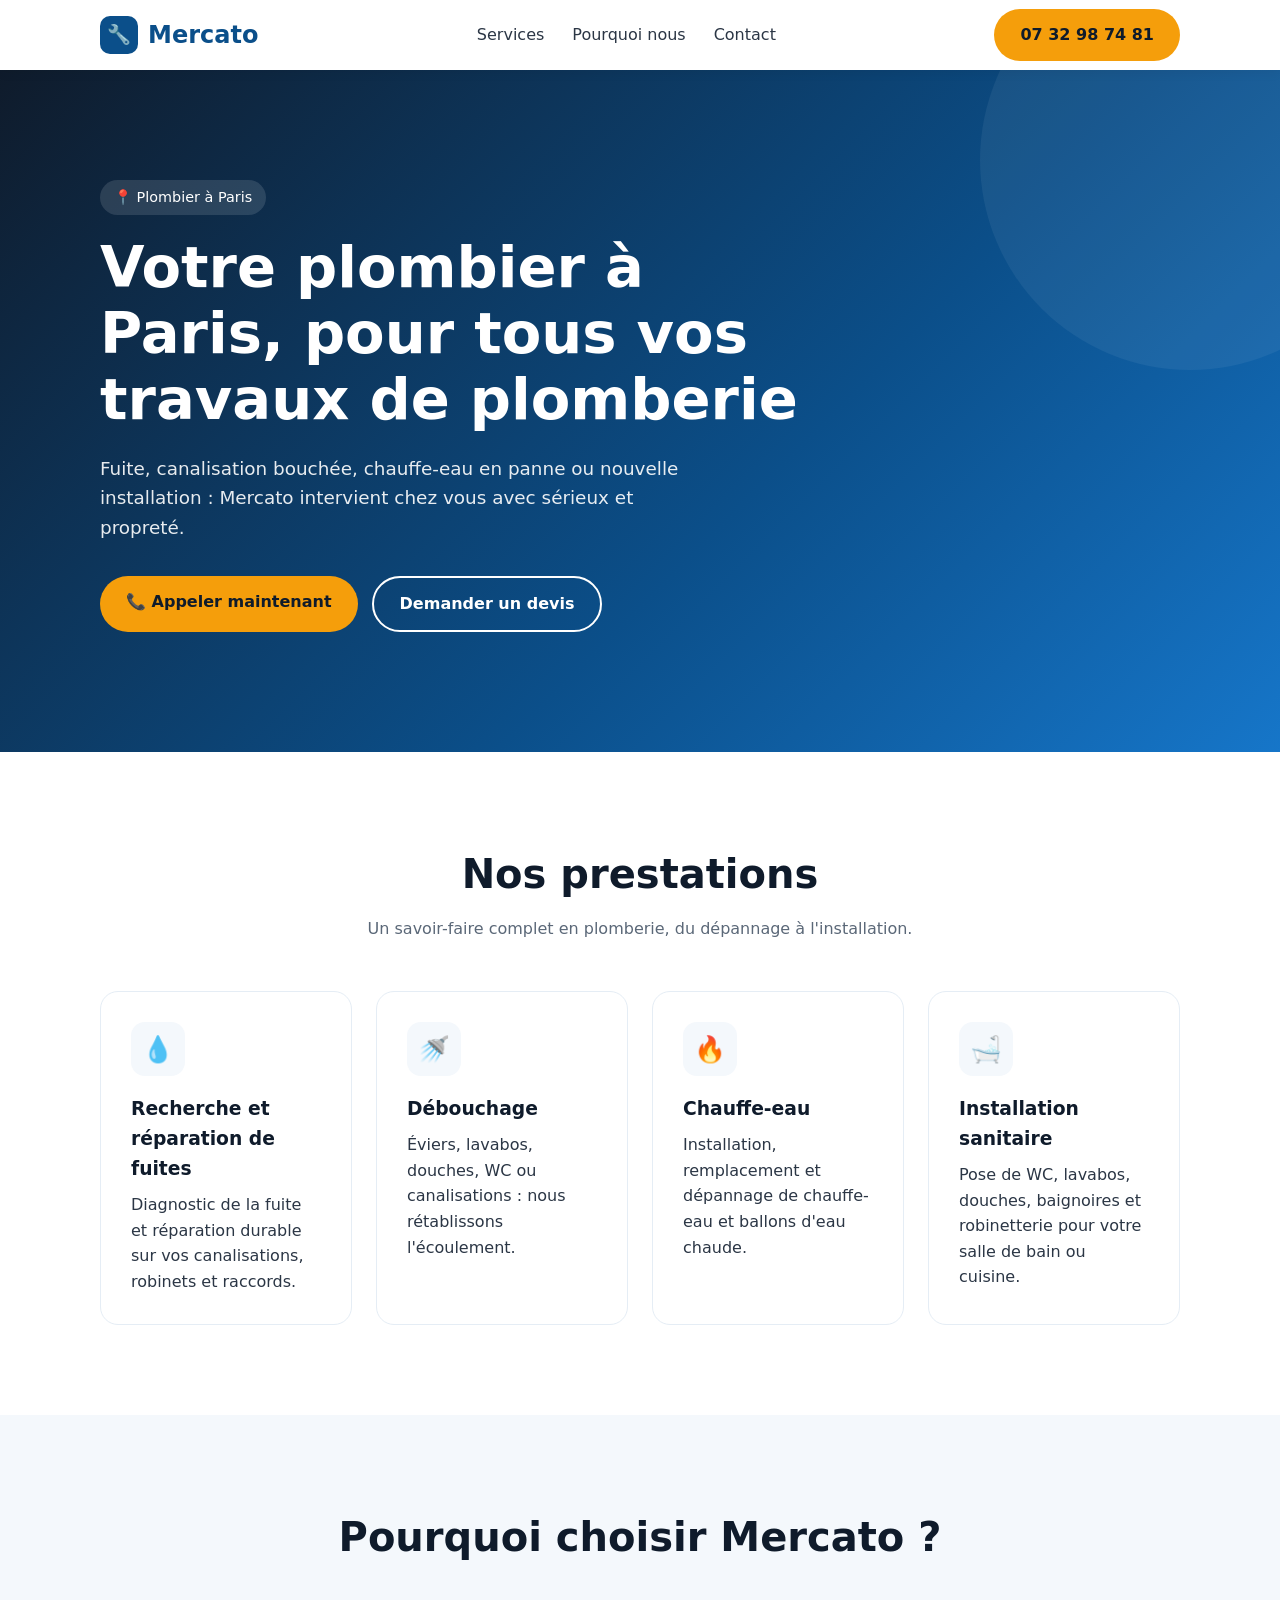
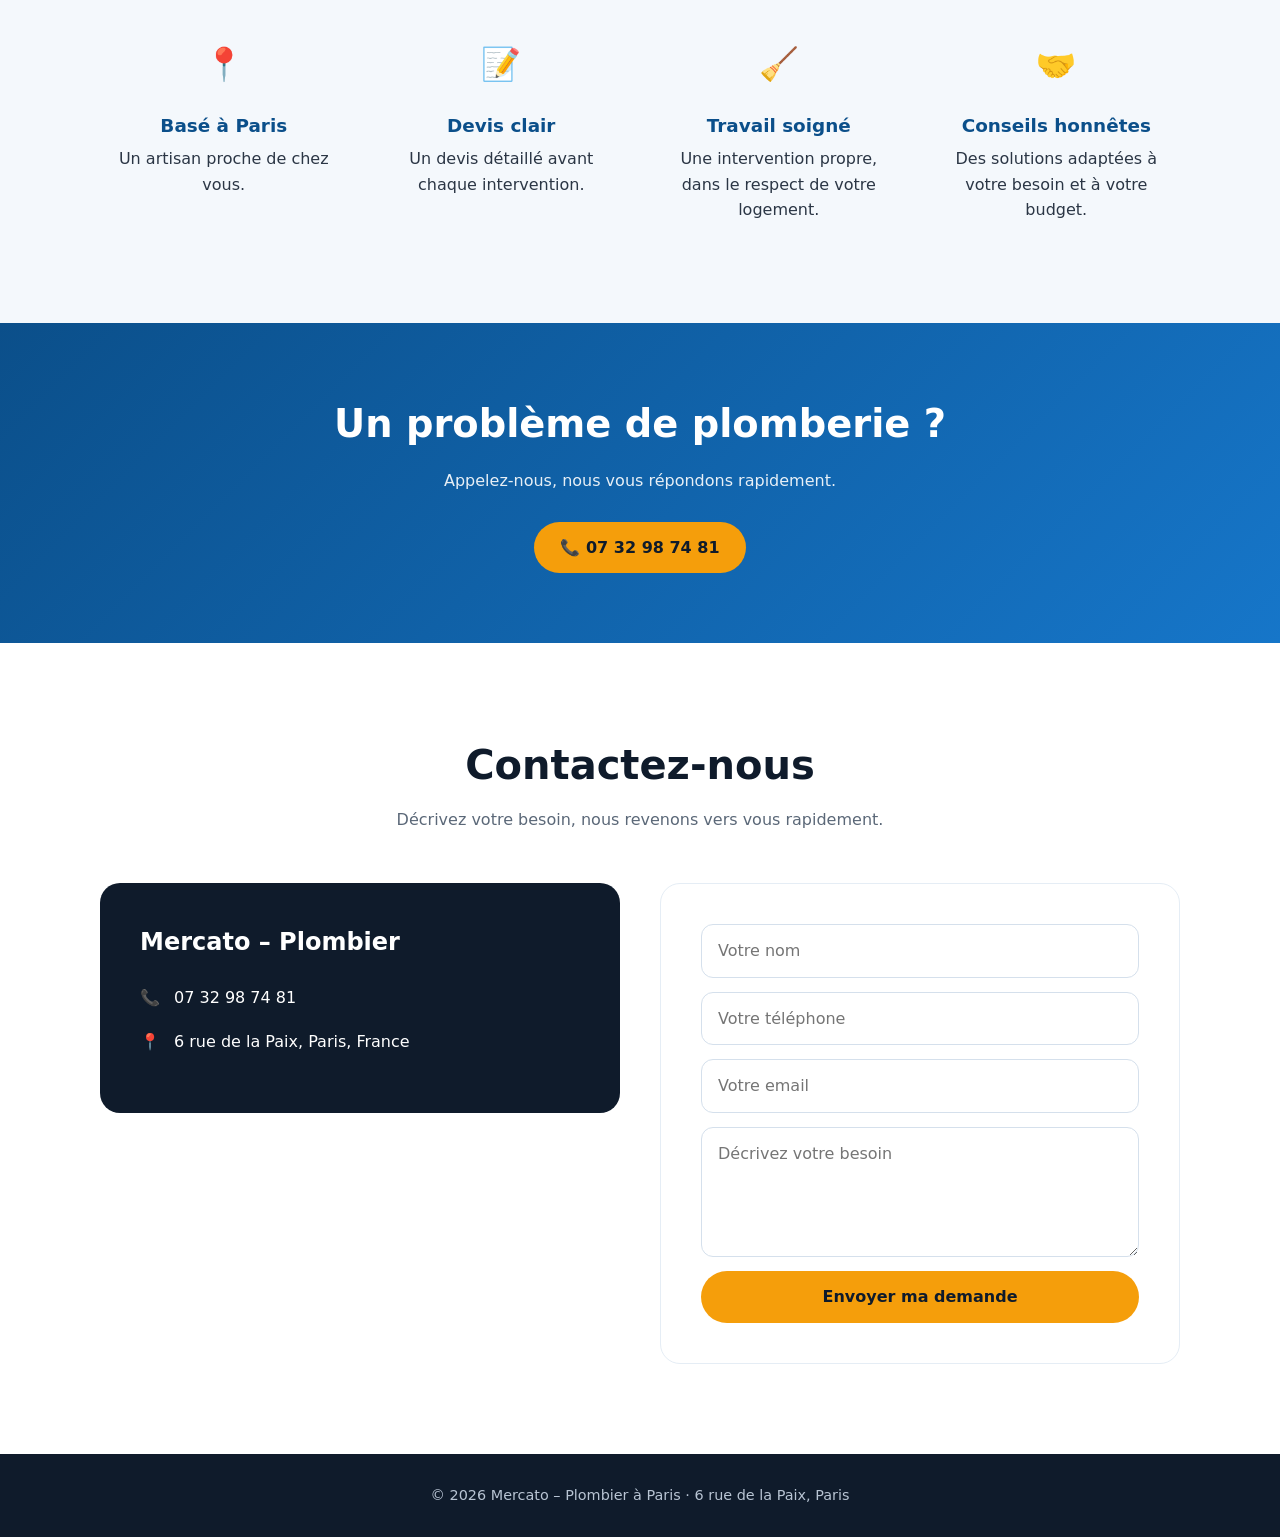
<file: mercato-plombier/index.html>
<!DOCTYPE html>
<html lang="fr">
<head>
<meta charset="UTF-8">
<meta name="viewport" content="width=device-width, initial-scale=1.0">
<title>Mercato – Plombier à Paris</title>
<meta name="description" content="Mercato, plombier à Paris : dépannage, installation et entretien de plomberie. Appelez le 07 32 98 74 81.">
<style>
:root{--blue:#0b4f8a;--blue2:#1676c9;--accent:#f59e0b;--dark:#0f1b2b;--light:#f4f8fc;--text:#2b3645}
*{box-sizing:border-box;margin:0;padding:0}
body{font-family:system-ui,-apple-system,"Segoe UI",Roboto,sans-serif;color:var(--text);line-height:1.6;background:#fff}
a{color:inherit;text-decoration:none}
.container{max-width:1120px;margin:0 auto;padding:0 20px}
header{position:sticky;top:0;background:#fff;box-shadow:0 2px 12px rgba(0,0,0,.06);z-index:10}
.nav{display:flex;align-items:center;justify-content:space-between;height:70px}
.logo{font-weight:800;font-size:1.5rem;color:var(--blue);display:flex;align-items:center;gap:10px}
.logo span{display:inline-grid;place-items:center;width:38px;height:38px;border-radius:10px;background:var(--blue);color:#fff;font-size:1.2rem}
.nav ul{display:flex;gap:28px;list-style:none;font-weight:500}
.nav ul a:hover{color:var(--blue2)}
.btn{display:inline-block;padding:13px 26px;border-radius:999px;font-weight:700;transition:.2s}
.btn-accent{background:var(--accent);color:var(--dark)}
.btn-accent:hover{transform:translateY(-2px);box-shadow:0 8px 20px rgba(245,158,11,.4)}
.btn-ghost{border:2px solid #fff;color:#fff}
.btn-ghost:hover{background:#fff;color:var(--blue)}
.hero{background:linear-gradient(135deg,var(--dark),var(--blue) 60%,var(--blue2));color:#fff;padding:110px 0 120px;position:relative;overflow:hidden}
.hero:after{content:"";position:absolute;right:-120px;top:-120px;width:420px;height:420px;border-radius:50%;background:rgba(255,255,255,.06)}
.hero .tag{display:inline-block;background:rgba(255,255,255,.12);padding:6px 14px;border-radius:999px;font-size:.9rem;margin-bottom:20px}
.hero h1{font-size:clamp(2.2rem,5vw,3.6rem);line-height:1.15;max-width:720px;margin-bottom:20px}
.hero p{font-size:1.15rem;max-width:600px;opacity:.9;margin-bottom:34px}
.hero .actions{display:flex;gap:14px;flex-wrap:wrap}
section{padding:90px 0}
.title{text-align:center;margin-bottom:50px}
.title h2{font-size:clamp(1.8rem,3.5vw,2.5rem);color:var(--dark);margin-bottom:10px}
.title p{color:#5b6878;max-width:620px;margin:0 auto}
.grid{display:grid;grid-template-columns:repeat(auto-fit,minmax(240px,1fr));gap:24px}
.card{background:#fff;border:1px solid #e5edf5;border-radius:18px;padding:30px;transition:.25s}
.card:hover{transform:translateY(-4px);box-shadow:0 14px 34px rgba(11,79,138,.12)}
.card .ico{width:54px;height:54px;border-radius:14px;background:var(--light);display:grid;place-items:center;font-size:1.6rem;margin-bottom:18px}
.card h3{color:var(--dark);margin-bottom:8px}
.light{background:var(--light)}
.why{display:grid;grid-template-columns:repeat(auto-fit,minmax(220px,1fr));gap:30px}
.why div{text-align:center;padding:10px}
.why b{display:block;font-size:1.15rem;color:var(--blue);margin:10px 0 6px}
.why .e{font-size:2rem}
.contact{display:grid;grid-template-columns:1fr 1fr;gap:40px;align-items:start}
.info{background:var(--dark);color:#fff;border-radius:20px;padding:40px}
.info h3{font-size:1.5rem;margin-bottom:24px}
.info p{display:flex;gap:14px;margin-bottom:18px;align-items:flex-start}
.info a:hover{color:var(--accent)}
form{background:#fff;border:1px solid #e5edf5;border-radius:20px;padding:40px;display:grid;gap:14px}
input,textarea{width:100%;padding:13px 16px;border:1px solid #d5e0ec;border-radius:12px;font:inherit}
input:focus,textarea:focus{outline:2px solid var(--blue2);border-color:transparent}
form button{border:none;cursor:pointer;font:inherit}
.cta{background:linear-gradient(135deg,var(--blue),var(--blue2));color:#fff;text-align:center;padding:70px 0}
.cta h2{font-size:clamp(1.7rem,3.5vw,2.4rem);margin-bottom:14px}
.cta p{opacity:.9;margin-bottom:28px}
footer{background:var(--dark);color:#b8c4d3;padding:30px 0;text-align:center;font-size:.9rem}
.float{position:fixed;right:18px;bottom:18px;background:var(--accent);color:var(--dark);font-weight:800;padding:14px 20px;border-radius:999px;box-shadow:0 8px 24px rgba(0,0,0,.2);display:none;z-index:20}
@media(max-width:800px){.nav ul{display:none}.contact{grid-template-columns:1fr}.float{display:block}section{padding:64px 0}.hero{padding:80px 0 90px}}
</style>
</head>
<body>
<header>
 <div class="container nav">
  <a href="#" class="logo"><span>🔧</span>Mercato</a>
  <ul>
   <li><a href="#services">Services</a></li>
   <li><a href="#pourquoi">Pourquoi nous</a></li>
   <li><a href="#contact">Contact</a></li>
  </ul>
  <a href="tel:+33732987481" class="btn btn-accent">07 32 98 74 81</a>
 </div>
</header>

<section class="hero">
 <div class="container">
  <span class="tag">📍 Plombier à Paris</span>
  <h1>Votre plombier à Paris, pour tous vos travaux de plomberie</h1>
  <p>Fuite, canalisation bouchée, chauffe-eau en panne ou nouvelle installation : Mercato intervient chez vous avec sérieux et propreté.</p>
  <div class="actions">
   <a href="tel:+33732987481" class="btn btn-accent">📞 Appeler maintenant</a>
   <a href="#contact" class="btn btn-ghost">Demander un devis</a>
  </div>
 </div>
</section>

<section id="services">
 <div class="container">
  <div class="title"><h2>Nos prestations</h2><p>Un savoir-faire complet en plomberie, du dépannage à l'installation.</p></div>
  <div class="grid">
   <div class="card"><div class="ico">💧</div><h3>Recherche et réparation de fuites</h3><p>Diagnostic de la fuite et réparation durable sur vos canalisations, robinets et raccords.</p></div>
   <div class="card"><div class="ico">🚿</div><h3>Débouchage</h3><p>Éviers, lavabos, douches, WC ou canalisations : nous rétablissons l'écoulement.</p></div>
   <div class="card"><div class="ico">🔥</div><h3>Chauffe-eau</h3><p>Installation, remplacement et dépannage de chauffe-eau et ballons d'eau chaude.</p></div>
   <div class="card"><div class="ico">🛁</div><h3>Installation sanitaire</h3><p>Pose de WC, lavabos, douches, baignoires et robinetterie pour votre salle de bain ou cuisine.</p></div>
  </div>
 </div>
</section>

<section id="pourquoi" class="light">
 <div class="container">
  <div class="title"><h2>Pourquoi choisir Mercato ?</h2></div>
  <div class="why">
   <div><div class="e">📍</div><b>Basé à Paris</b><p>Un artisan proche de chez vous.</p></div>
   <div><div class="e">📝</div><b>Devis clair</b><p>Un devis détaillé avant chaque intervention.</p></div>
   <div><div class="e">🧹</div><b>Travail soigné</b><p>Une intervention propre, dans le respect de votre logement.</p></div>
   <div><div class="e">🤝</div><b>Conseils honnêtes</b><p>Des solutions adaptées à votre besoin et à votre budget.</p></div>
  </div>
 </div>
</section>

<section class="cta">
 <div class="container">
  <h2>Un problème de plomberie ?</h2>
  <p>Appelez-nous, nous vous répondons rapidement.</p>
  <a href="tel:+33732987481" class="btn btn-accent">📞 07 32 98 74 81</a>
 </div>
</section>

<section id="contact">
 <div class="container">
  <div class="title"><h2>Contactez-nous</h2><p>Décrivez votre besoin, nous revenons vers vous rapidement.</p></div>
  <div class="contact">
   <div class="info">
    <h3>Mercato – Plombier</h3>
    <p><span>📞</span><a href="tel:+33732987481">07 32 98 74 81</a></p>
    <p><span>📍</span>6 rue de la Paix, Paris, France</p>
   </div>
   <form onsubmit="event.preventDefault();this.innerHTML='<p style=&quot;text-align:center;font-weight:600&quot;>Merci ! Votre demande a bien été envoyée (démo).</p>'">
    <input type="text" placeholder="Votre nom" required>
    <input type="tel" placeholder="Votre téléphone" required>
    <input type="email" placeholder="Votre email">
    <textarea rows="4" placeholder="Décrivez votre besoin"></textarea>
    <button class="btn btn-accent" type="submit">Envoyer ma demande</button>
   </form>
  </div>
 </div>
</section>

<footer><div class="container">© 2026 Mercato – Plombier à Paris · 6 rue de la Paix, Paris</div></footer>
<a href="tel:+33732987481" class="float">📞 Appeler</a>
</body>
</html>
</file>
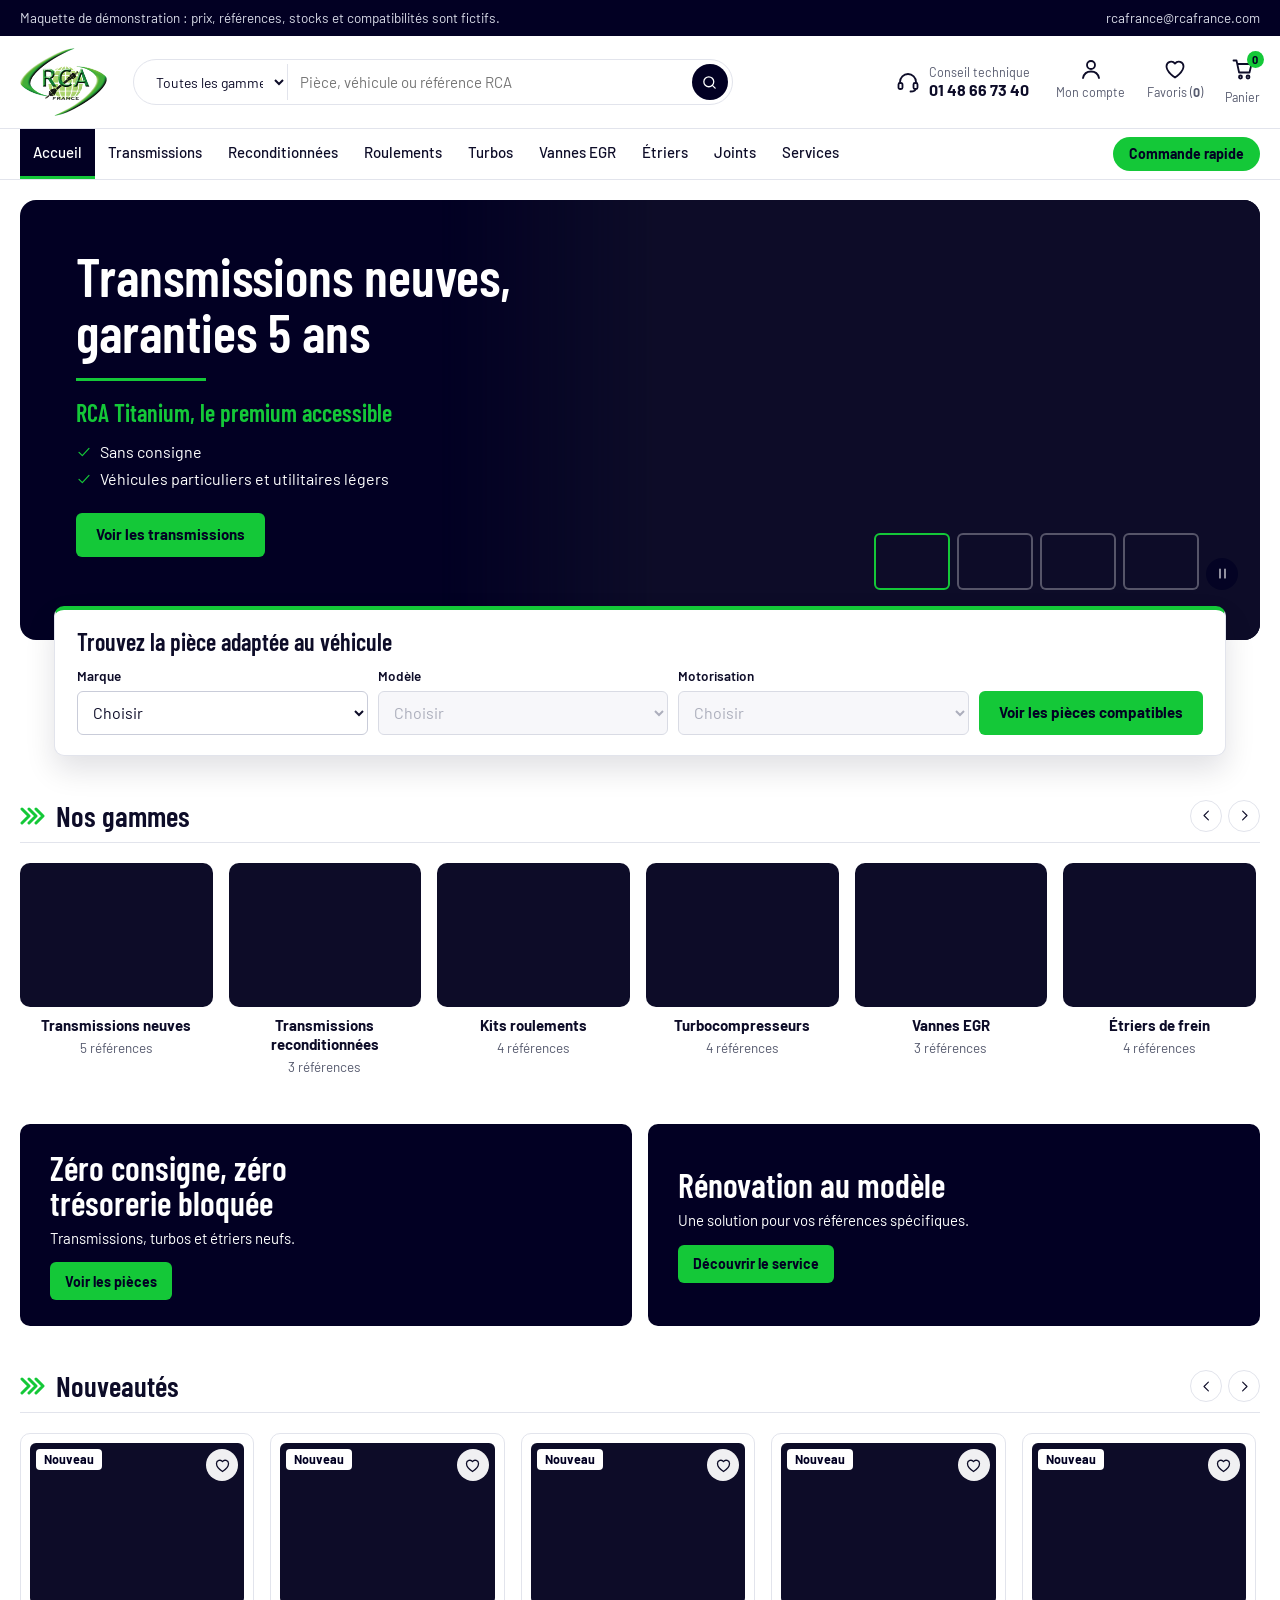
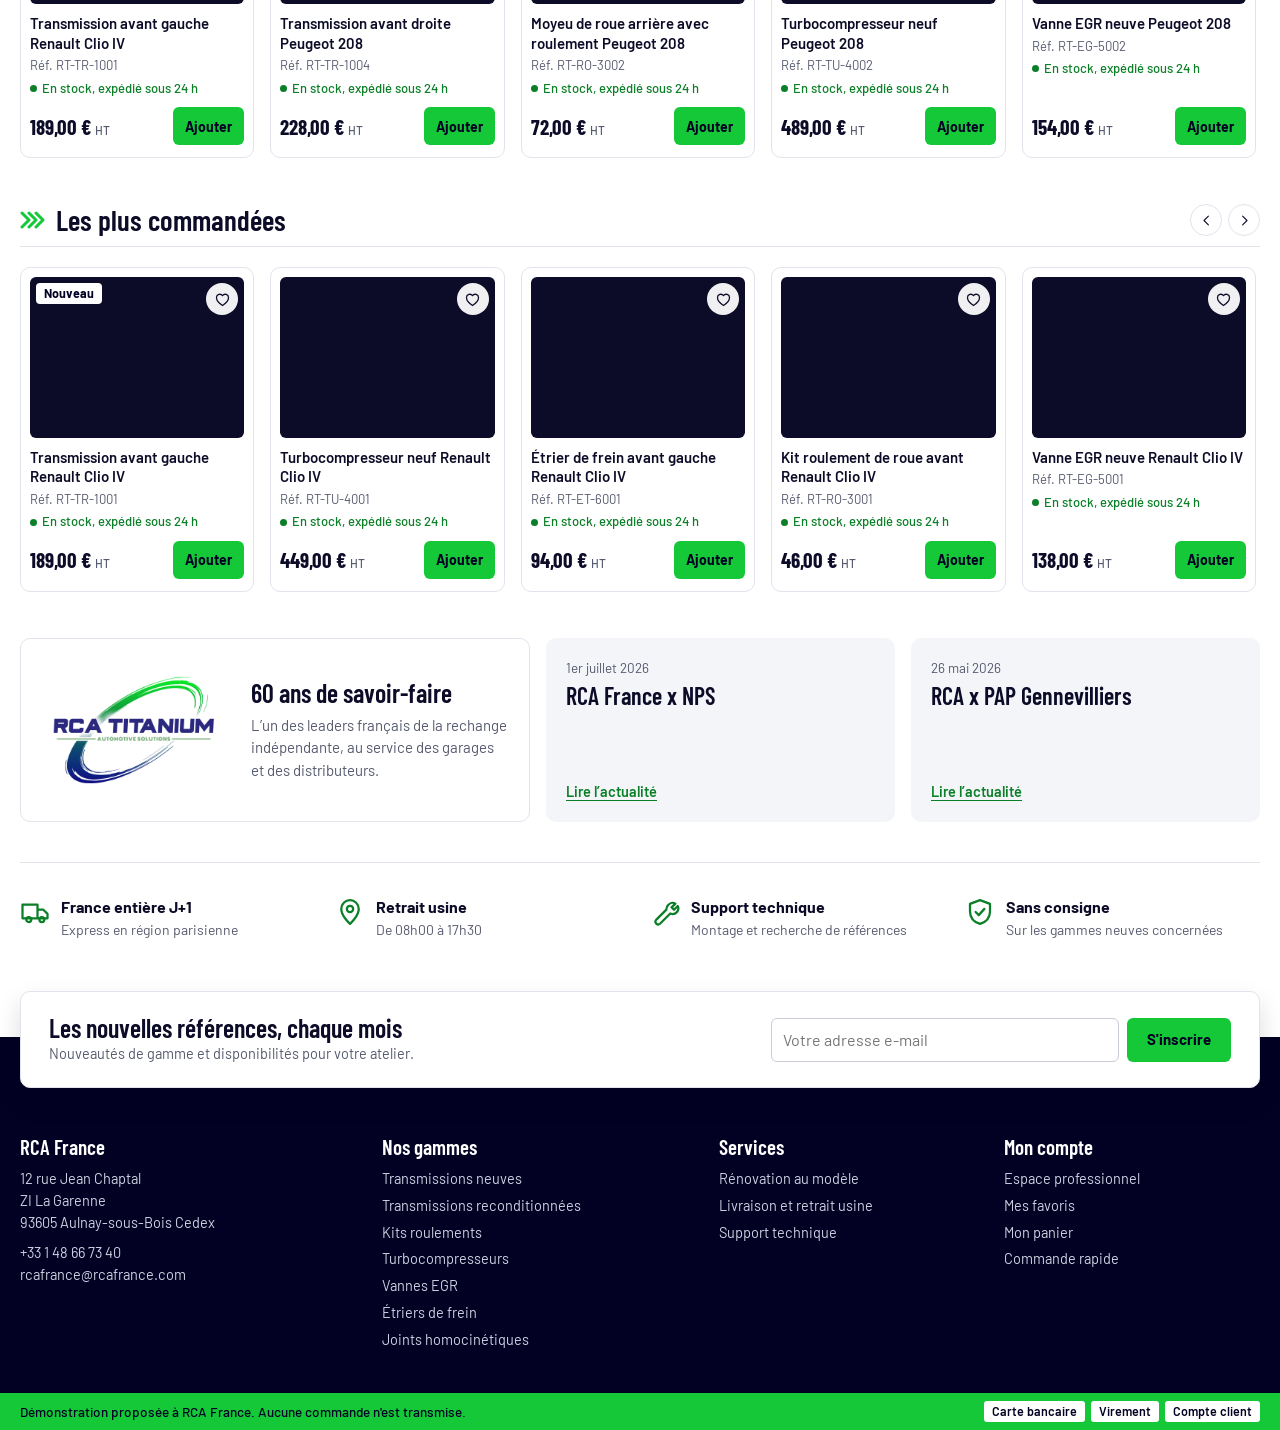
<file: rca-france/index.html>
<!doctype html>
<html lang="fr">
<head>
<meta charset="utf-8">
<meta name="viewport" content="width=device-width, initial-scale=1">
<meta name="robots" content="noindex, nofollow">
<title>RCA France, boutique pièces auto (démonstration)</title>
<meta name="description" content="Maquette de démonstration d'une boutique en ligne pour RCA France.">
<link rel="icon" href="assets/logos/logo-rca.png">
<link rel="preconnect" href="https://fonts.googleapis.com">
<link rel="preconnect" href="https://fonts.gstatic.com" crossorigin>
<link href="https://fonts.googleapis.com/css2?family=Barlow+Condensed:wght@500;600;700&family=Barlow:wght@400;500;600;700&display=swap" rel="stylesheet">
<link rel="stylesheet" href="styles.css">
</head>
<body>
<a class="skip" href="#main">Aller au contenu</a>

<div class="topbar">
  <div class="wrap topbar-in">
    <p class="demo-note">Maquette de démonstration : prix, références, stocks et compatibilités sont fictifs.</p>
    <div class="topbar-links">
      <a href="mailto:rcafrance@rcafrance.com">rcafrance@rcafrance.com</a>
    </div>
  </div>
</div>

<header class="header">
  <div class="wrap header-in">
    <a class="logo" href="#/" aria-label="RCA France, accueil"><img src="assets/logos/logo-rca.png" alt="RCA France" width="172" height="135"></a>
    <form class="search" id="searchForm" role="search">
      <label class="sr" for="searchCat">Gamme</label>
      <select id="searchCat"></select>
      <label class="sr" for="searchInput">Rechercher une pièce</label>
      <input id="searchInput" type="search" placeholder="Pièce, véhicule ou référence RCA">
      <button type="submit" aria-label="Rechercher"><svg class="i"><use href="#i-search"/></svg></button>
    </form>
    <a class="head-call" href="tel:+33148667340"><svg class="i i-lg"><use href="#i-phone"/></svg><span><small>Conseil technique</small><b>01 48 66 73 40</b></span></a>
    <nav class="head-actions" aria-label="Votre espace">
      <a href="#/compte"><svg class="i i-lg"><use href="#i-user"/></svg><span>Mon compte</span></a>
      <a href="#/favoris"><svg class="i i-lg"><use href="#i-heart"/></svg><span>Favoris (<b data-fav-count>0</b>)</span></a>
      <button type="button" data-action="open-cart"><span class="cart-ico"><svg class="i i-lg"><use href="#i-cart"/></svg><b data-cart-count>0</b></span><span>Panier</span></button>
    </nav>
  </div>
  <div class="mainnav">
    <div class="wrap mainnav-in">
      <nav id="mainNav" aria-label="Navigation principale"></nav>
      <button type="button" class="btn btn-pill" data-action="quick">Commande rapide</button>
    </div>
  </div>
</header>

<main id="main" tabindex="-1"></main>

<footer class="footer">
  <div class="wrap">
    <form class="news" id="newsForm">
      <div><h2>Les nouvelles références, chaque mois</h2><p>Nouveautés de gamme et disponibilités pour votre atelier.</p></div>
      <div class="news-field">
        <label class="sr" for="newsMail">Adresse e-mail</label>
        <input id="newsMail" type="email" required placeholder="Votre adresse e-mail">
        <button class="btn" type="submit">S'inscrire</button>
      </div>
    </form>
    <div class="foot-grid">
      <div>
        <h3>RCA France</h3>
        <address>12 rue Jean Chaptal<br>ZI La Garenne<br>93605 Aulnay-sous-Bois Cedex</address>
        <p><a href="tel:+33148667340">+33 1 48 66 73 40</a><br><a href="mailto:rcafrance@rcafrance.com">rcafrance@rcafrance.com</a></p>
      </div>
      <div><h3>Nos gammes</h3><ul id="footCats"></ul></div>
      <div>
        <h3>Services</h3>
        <ul>
          <li><a href="#/services">Rénovation au modèle</a></li>
          <li><a href="#/services">Livraison et retrait usine</a></li>
          <li><a href="#/services">Support technique</a></li>
        </ul>
      </div>
      <div>
        <h3>Mon compte</h3>
        <ul>
          <li><a href="#/compte">Espace professionnel</a></li>
          <li><a href="#/favoris">Mes favoris</a></li>
          <li><a href="#/panier">Mon panier</a></li>
          <li><button type="button" class="linklike" data-action="quick">Commande rapide</button></li>
        </ul>
      </div>
    </div>
  </div>
  <div class="foot-bar">
    <div class="wrap foot-bar-in">
      <span>Démonstration proposée à RCA France. Aucune commande n'est transmise.</span>
      <span class="pay"><i>Carte bancaire</i><i>Virement</i><i>Compte client</i></span>
    </div>
  </div>
</footer>

<dialog class="drawer" id="cartDrawer" aria-labelledby="cartTitle"><div id="cartDrawerBody"></div></dialog>

<dialog class="modal" id="quickModal" aria-labelledby="quickTitle">
  <form id="quickForm" method="dialog">
    <div class="modal-head">
      <h2 id="quickTitle">Commande rapide</h2>
      <button type="button" class="icon-btn" data-action="close-dialog" aria-label="Fermer"><svg class="i"><use href="#i-x"/></svg></button>
    </div>
    <label for="quickInput">Une référence par ligne, suivie de la quantité</label>
    <textarea id="quickInput" rows="6" spellcheck="false">RT-TR-1001 2
RT-TU-4002 1
RT-ET-6003 4</textarea>
    <p class="quick-result" id="quickResult" role="status"></p>
    <button class="btn btn-wide" type="submit">Ajouter au panier</button>
  </form>
</dialog>

<div class="toast" id="toast" role="status" aria-live="polite"></div>

<svg width="0" height="0" style="position:absolute" aria-hidden="true">
  <defs>
    <symbol id="i-search" viewBox="0 0 24 24"><circle cx="11" cy="11" r="7"/><path d="m20 20-4-4"/></symbol>
    <symbol id="i-phone" viewBox="0 0 24 24"><path d="M4 13v-1a8 8 0 0 1 16 0v1"/><rect x="2.5" y="13" width="4" height="6" rx="1.5"/><rect x="17.5" y="13" width="4" height="6" rx="1.5"/><path d="M19.5 19c0 1.5-2 2.5-5 2.5"/></symbol>
    <symbol id="i-user" viewBox="0 0 24 24"><circle cx="12" cy="8" r="4"/><path d="M4 21c1-4.5 4-6.5 8-6.5s7 2 8 6.5"/></symbol>
    <symbol id="i-heart" viewBox="0 0 24 24"><path d="M12 20.5S3.5 15.3 3.5 9.3A4.7 4.7 0 0 1 12 6.6a4.7 4.7 0 0 1 8.5 2.7c0 6-8.5 11.2-8.5 11.2Z"/></symbol>
    <symbol id="i-cart" viewBox="0 0 24 24"><path d="M2.5 3.5h3l2.6 12h10.4l2-8.5H6.4"/><circle cx="9.5" cy="20" r="1.5"/><circle cx="17" cy="20" r="1.5"/></symbol>
    <symbol id="i-x" viewBox="0 0 24 24"><path d="M5 5l14 14M19 5 5 19"/></symbol>
    <symbol id="i-left" viewBox="0 0 24 24"><path d="m15 5-7 7 7 7"/></symbol>
    <symbol id="i-right" viewBox="0 0 24 24"><path d="m9 5 7 7-7 7"/></symbol>
    <symbol id="i-truck" viewBox="0 0 24 24"><path d="M2 6h12v11H2zM14 10h4.5L22 13.5V17h-8z"/><circle cx="7" cy="18" r="2"/><circle cx="17.5" cy="18" r="2"/></symbol>
    <symbol id="i-pin" viewBox="0 0 24 24"><path d="M12 21.5s7-6.3 7-12a7 7 0 0 0-14 0c0 5.7 7 12 7 12Z"/><circle cx="12" cy="9.5" r="2.5"/></symbol>
    <symbol id="i-wrench" viewBox="0 0 24 24"><path d="M14.5 6.5a4.5 4.5 0 0 1 5.8-1.2l-3 3 1.9 1.9 3-3a4.5 4.5 0 0 1-6 6L8 21.4a2.2 2.2 0 0 1-3.1-3.1l8.2-8.2a4.5 4.5 0 0 1 1.4-3.6Z"/></symbol>
    <symbol id="i-shield" viewBox="0 0 24 24"><path d="M12 2.5 4 5.5v6c0 5 3.4 8.5 8 10 4.6-1.5 8-5 8-10v-6z"/><path d="m8.5 12 2.5 2.5 4.5-5"/></symbol>
    <symbol id="i-check" viewBox="0 0 24 24"><path d="m4.5 12.5 5 5 10-11"/></symbol>
    <symbol id="i-pause" viewBox="0 0 24 24"><path d="M8 5v14M16 5v14"/></symbol>
    <symbol id="i-play" viewBox="0 0 24 24"><path d="M7 4.5v15l12-7.5z"/></symbol>
  </defs>
</svg>

<script src="app.js"></script>
</body>
</html>
</file>
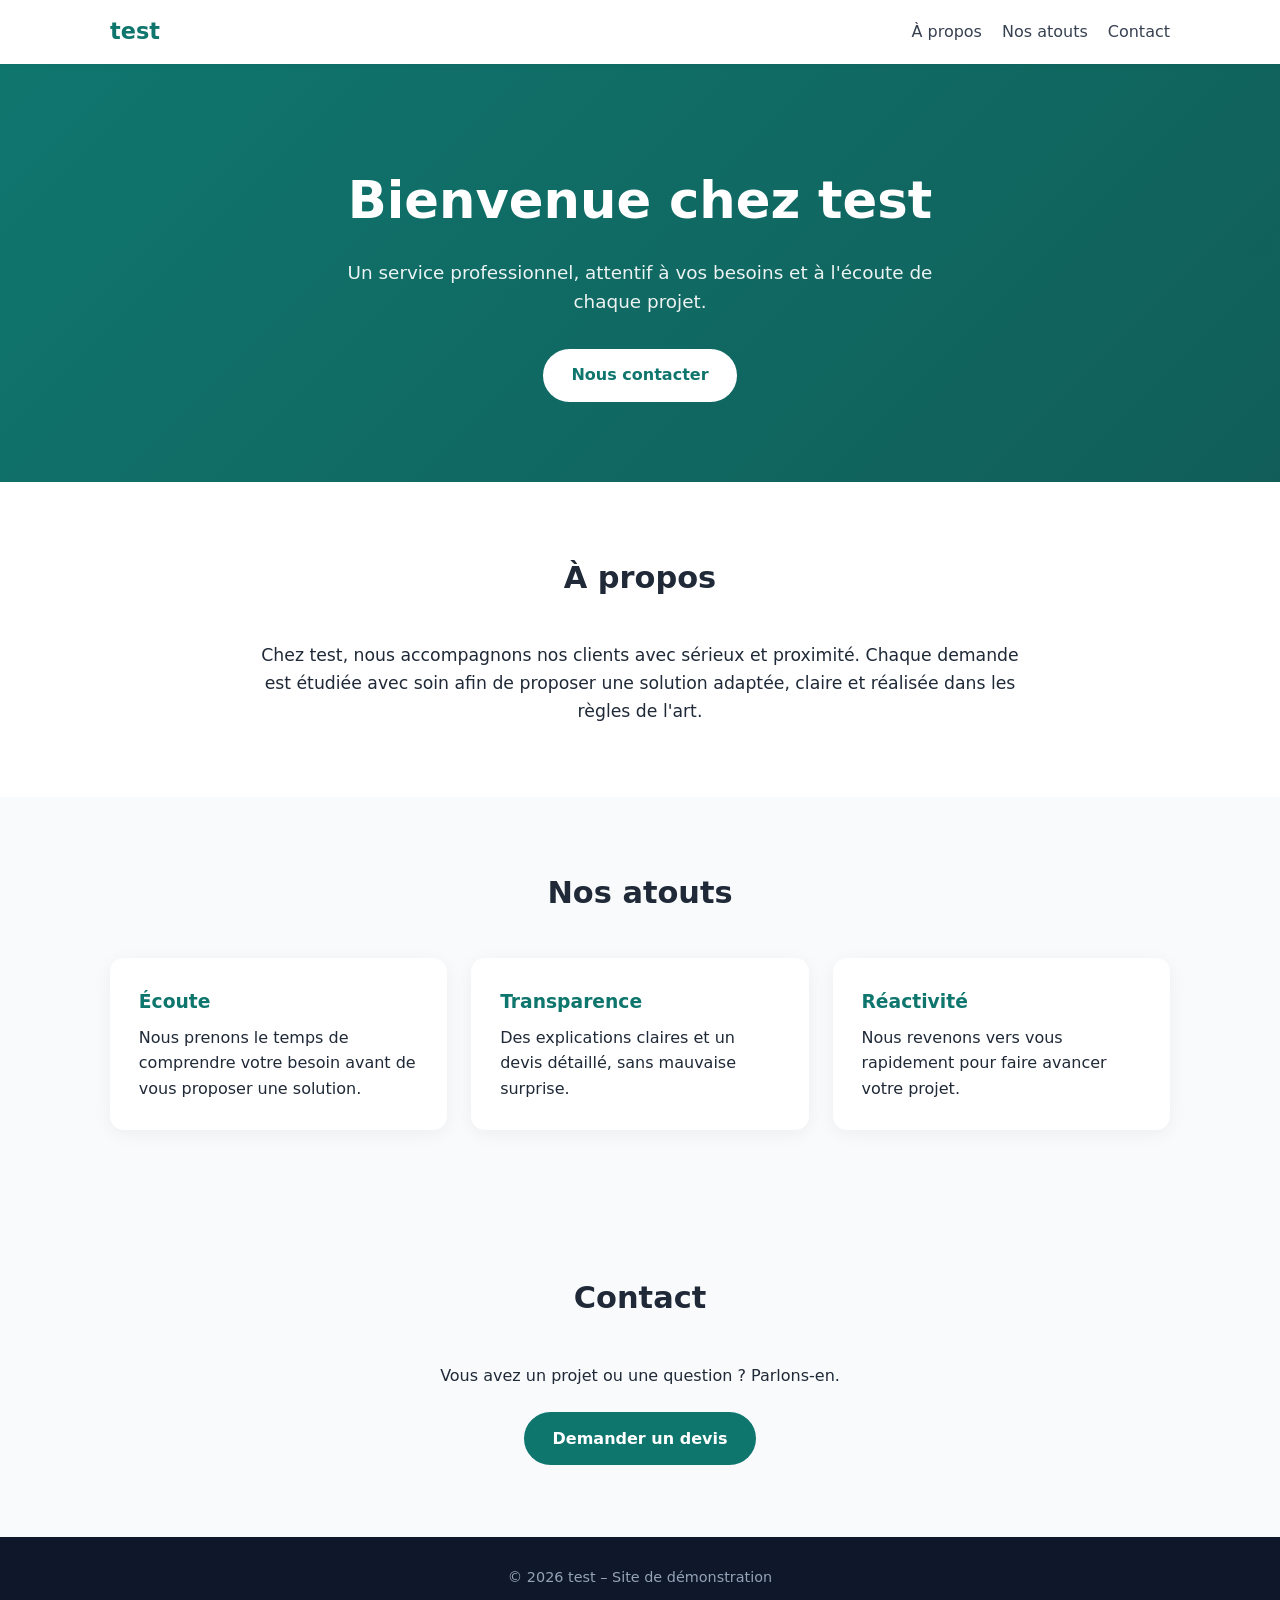
<file: test/index.html>
<!DOCTYPE html>
<html lang="fr">
<head>
<meta charset="UTF-8">
<meta name="viewport" content="width=device-width, initial-scale=1.0">
<title>test – Site de démonstration</title>
<style>
*{box-sizing:border-box;margin:0;padding:0}
body{font-family:system-ui,-apple-system,"Segoe UI",Roboto,sans-serif;color:#1f2937;background:#f8fafc;line-height:1.6}
header{position:sticky;top:0;background:#fff;box-shadow:0 1px 6px rgba(0,0,0,.06);z-index:10}
.wrap{max-width:1100px;margin:0 auto;padding:0 1.25rem}
nav{display:flex;justify-content:space-between;align-items:center;height:64px}
.logo{font-weight:800;font-size:1.4rem;color:#0f766e}
nav a{color:#374151;text-decoration:none;margin-left:1.25rem;font-weight:500}
nav a:hover{color:#0f766e}
.hero{background:linear-gradient(135deg,#0f766e,#115e59);color:#fff;padding:6rem 0 5rem;text-align:center}
.hero h1{font-size:clamp(2rem,5vw,3.2rem);margin-bottom:1rem}
.hero p{font-size:1.15rem;opacity:.92;max-width:640px;margin:0 auto 2rem}
.btn{display:inline-block;background:#fff;color:#0f766e;padding:.85rem 1.8rem;border-radius:999px;font-weight:700;text-decoration:none}
section{padding:4.5rem 0}
h2{font-size:1.9rem;text-align:center;margin-bottom:2.5rem}
.grid{display:grid;grid-template-columns:repeat(auto-fit,minmax(240px,1fr));gap:1.5rem}
.card{background:#fff;border-radius:14px;padding:1.8rem;box-shadow:0 4px 18px rgba(0,0,0,.05)}
.card h3{color:#0f766e;margin-bottom:.5rem}
.about{background:#fff}
.about p{max-width:760px;margin:0 auto;text-align:center;font-size:1.08rem}
.contact{text-align:center}
.contact p{margin-bottom:1.5rem}
.contact .btn{background:#0f766e;color:#fff}
footer{background:#0f172a;color:#94a3b8;text-align:center;padding:1.8rem 0;font-size:.9rem}
@media(max-width:600px){nav a{margin-left:.8rem;font-size:.9rem}.hero{padding:4rem 0 3.5rem}}
</style>
</head>
<body>
<header><div class="wrap"><nav><div class="logo">test</div><div><a href="#apropos">À propos</a><a href="#atouts">Nos atouts</a><a href="#contact">Contact</a></div></nav></div></header>
<div class="hero"><div class="wrap"><h1>Bienvenue chez test</h1><p>Un service professionnel, attentif à vos besoins et à l'écoute de chaque projet.</p><a class="btn" href="#contact">Nous contacter</a></div></div>
<section class="about" id="apropos"><div class="wrap"><h2>À propos</h2><p>Chez test, nous accompagnons nos clients avec sérieux et proximité. Chaque demande est étudiée avec soin afin de proposer une solution adaptée, claire et réalisée dans les règles de l'art.</p></div></section>
<section id="atouts"><div class="wrap"><h2>Nos atouts</h2><div class="grid">
<div class="card"><h3>Écoute</h3><p>Nous prenons le temps de comprendre votre besoin avant de vous proposer une solution.</p></div>
<div class="card"><h3>Transparence</h3><p>Des explications claires et un devis détaillé, sans mauvaise surprise.</p></div>
<div class="card"><h3>Réactivité</h3><p>Nous revenons vers vous rapidement pour faire avancer votre projet.</p></div>
</div></div></section>
<section class="contact" id="contact"><div class="wrap"><h2>Contact</h2><p>Vous avez un projet ou une question ? Parlons-en.</p><a class="btn" href="#contact">Demander un devis</a></div></section>
<footer><div class="wrap">© 2026 test – Site de démonstration</div></footer>
</body>
</html>
</file>
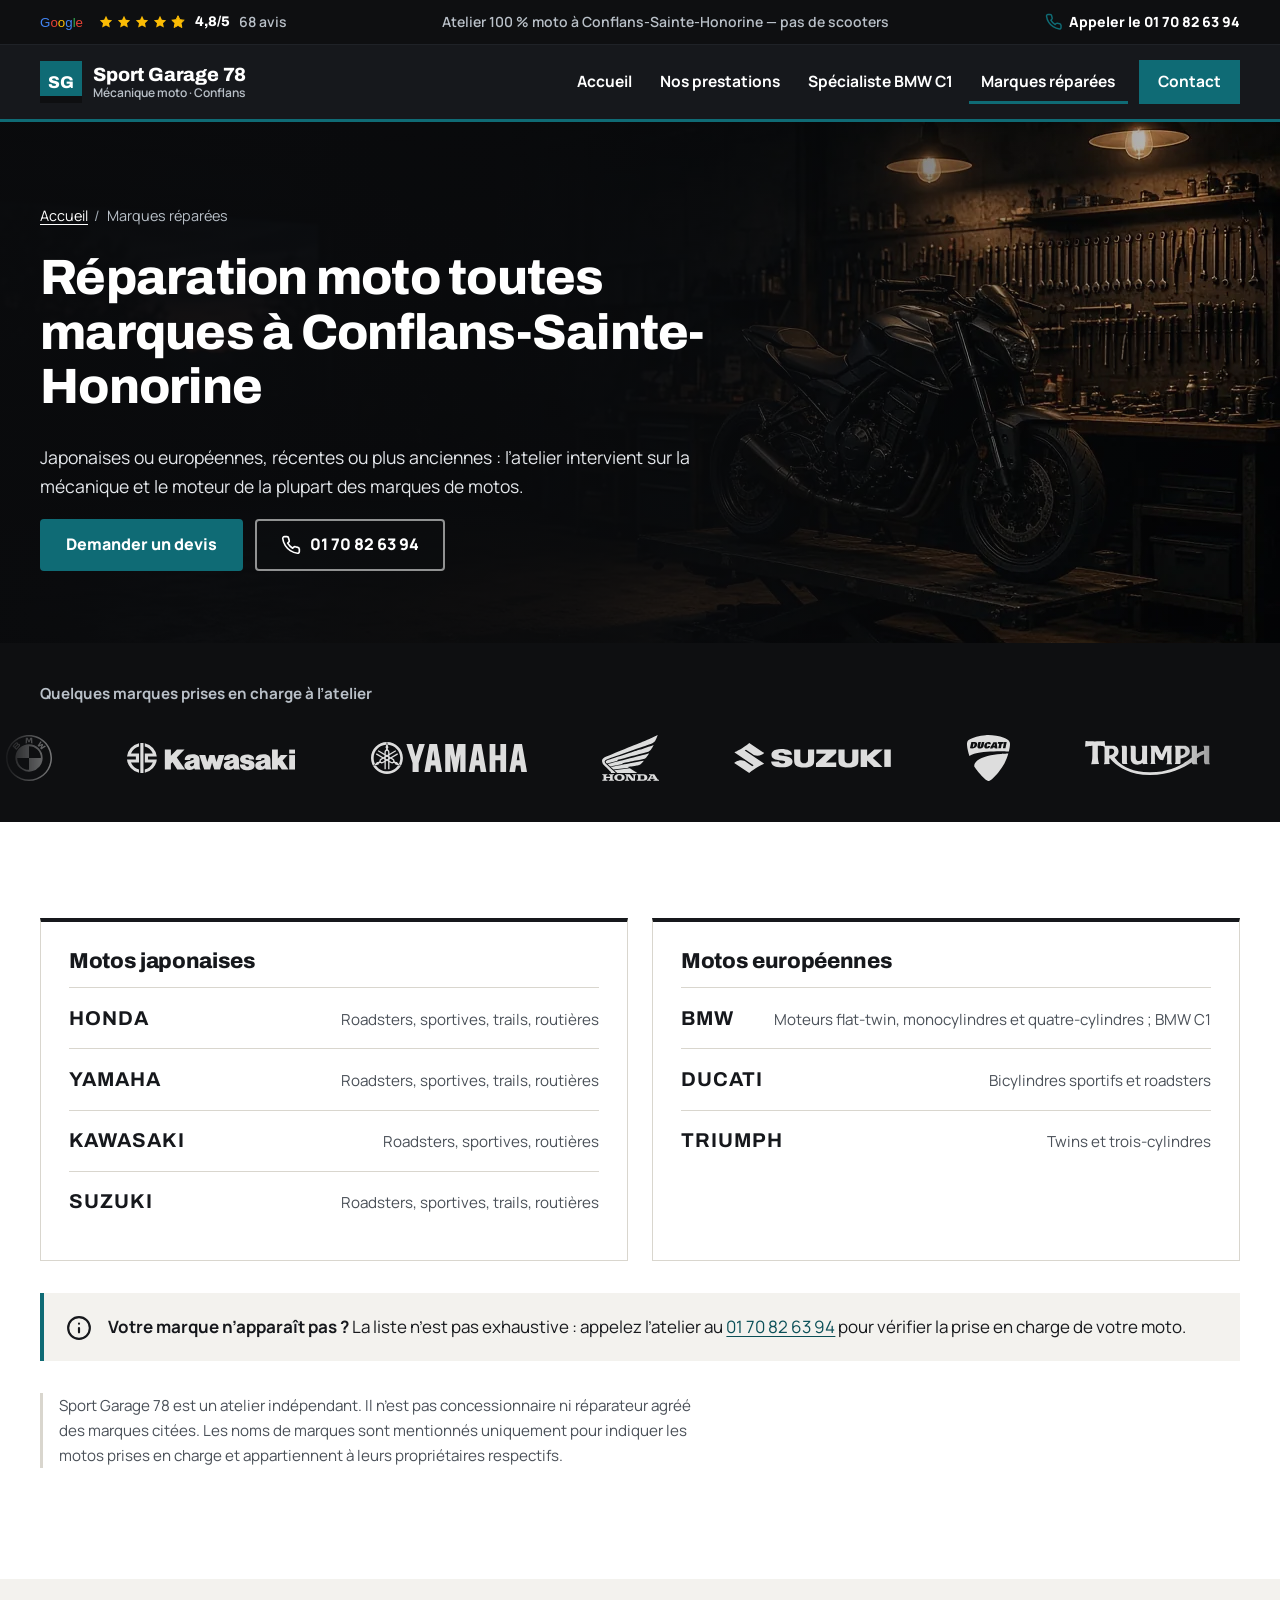
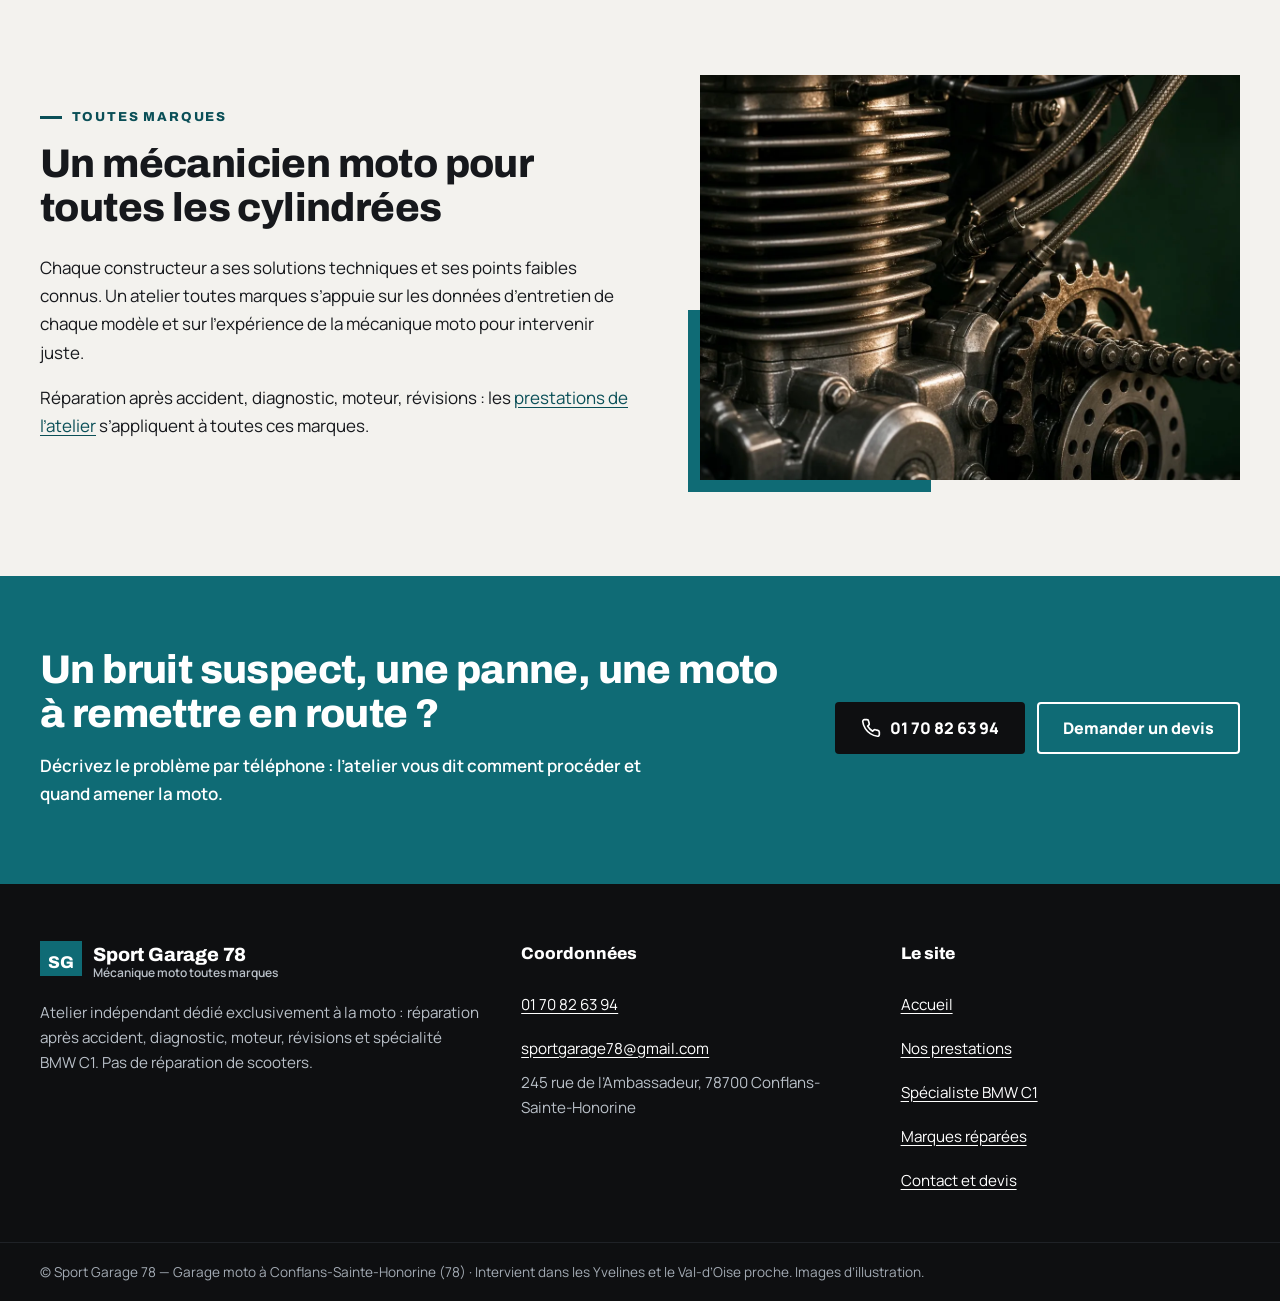
<file: sport-garage-78/marques/index.html>
<!DOCTYPE html>
<html lang="fr">
<head>
<meta charset="utf-8">
<meta name="viewport" content="width=device-width, initial-scale=1">
<title>Marques de motos réparées : BMW, Honda, Yamaha… | Sport Garage 78</title>
<meta name="description" content="Garage moto toutes marques à Conflans-Sainte-Honorine : BMW, Kawasaki, Yamaha, Honda, Suzuki, Ducati, Triumph. Atelier indépendant, réparation et entretien.">
<link rel="canonical" href="https://stevevpro-lab.github.io/demo-site/sport-garage-78/marques/">
<meta property="og:type" content="website">
<meta property="og:locale" content="fr_FR">
<meta property="og:site_name" content="Sport Garage 78">
<meta property="og:title" content="Marques de motos réparées : BMW, Honda, Yamaha… | Sport Garage 78">
<meta property="og:description" content="Garage moto toutes marques à Conflans-Sainte-Honorine : BMW, Kawasaki, Yamaha, Honda, Suzuki, Ducati, Triumph. Atelier indépendant, réparation et entretien.">
<meta property="og:url" content="https://stevevpro-lab.github.io/demo-site/sport-garage-78/marques/">
<meta property="og:image" content="https://stevevpro-lab.github.io/demo-site/sport-garage-78/img/og-sport-garage-78.jpg">
<meta property="og:image:width" content="1200">
<meta property="og:image:height" content="630">
<meta property="og:image:alt" content="Moto sur un pont élévateur dans un atelier de nuit (image d’illustration)">
<meta name="twitter:card" content="summary_large_image">
<meta name="twitter:image" content="https://stevevpro-lab.github.io/demo-site/sport-garage-78/img/og-sport-garage-78.jpg">
<meta name="theme-color" content="#16181c">
<link rel="icon" href="../favicon.svg" type="image/svg+xml">
<script>document.documentElement.classList.add('js')</script>
<link rel="preconnect" href="https://fonts.googleapis.com">
<link rel="preconnect" href="https://fonts.gstatic.com" crossorigin>
<link href="https://fonts.googleapis.com/css2?family=Archivo:wght@600;700;800&family=Manrope:wght@400;600;700;800&display=swap" rel="stylesheet">
<link rel="stylesheet" href="../css/style.css">
<script type="application/ld+json">{"@context": "https://schema.org", "@type": "MotorcycleRepair", "@id": "https://stevevpro-lab.github.io/demo-site/sport-garage-78/#atelier", "name": "Sport Garage 78", "url": "https://stevevpro-lab.github.io/demo-site/sport-garage-78/", "telephone": "+33170826394", "email": "sportgarage78@gmail.com", "image": "https://stevevpro-lab.github.io/demo-site/sport-garage-78/img/og-sport-garage-78.jpg", "description": "Atelier de mécanique moto toutes marques à Conflans-Sainte-Honorine : réparation après accident, diagnostic, moteur, révisions, spécialiste BMW C1.", "address": {"@type": "PostalAddress", "streetAddress": "245 rue de l'Ambassadeur", "postalCode": "78700", "addressLocality": "Conflans-Sainte-Honorine", "addressRegion": "Île-de-France", "addressCountry": "FR"}, "areaServed": [{"@type": "City", "name": "Conflans-Sainte-Honorine"}, {"@type": "City", "name": "Poissy"}, {"@type": "City", "name": "Andrésy"}, {"@type": "City", "name": "Achères"}, {"@type": "City", "name": "Maisons-Laffitte"}, {"@type": "City", "name": "Saint-Germain-en-Laye"}, {"@type": "City", "name": "Herblay-sur-Seine"}, {"@type": "City", "name": "Cergy"}, {"@type": "City", "name": "Éragny"}, {"@type": "AdministrativeArea", "name": "Yvelines"}], "sameAs": ["https://conflans.sport-garage.fr/", "https://www.instagram.com/sportgarage78/"]}</script>
<script type="application/ld+json">{"@context": "https://schema.org", "@type": "BreadcrumbList", "itemListElement": [{"@type": "ListItem", "position": 1, "name": "Accueil", "item": "https://stevevpro-lab.github.io/demo-site/sport-garage-78/"}, {"@type": "ListItem", "position": 2, "name": "Marques réparées", "item": "https://stevevpro-lab.github.io/demo-site/sport-garage-78/marques/"}]}</script>
</head>
<body>
<a class="skip" href="#contenu">Aller au contenu</a>
<div class="topbar"><div class="wrap"><span class="rating google-reviews-badge google-reviews-inline" aria-label="4,8 sur 5 sur Google Avis Clients, 68 avis"><svg class="google-wordmark" viewBox="0 0 74 24" width="74" height="24" aria-hidden="true" focusable="false" role="img"><title>Google</title><text x="0" y="19" font-family="Product Sans, Arial, Helvetica, sans-serif" font-size="20" font-weight="500"><tspan fill="#4285F4">G</tspan><tspan fill="#EA4335">o</tspan><tspan fill="#FBBC05">o</tspan><tspan fill="#4285F4">g</tspan><tspan fill="#34A853">l</tspan><tspan fill="#EA4335">e</tspan></text></svg><span class="stars" aria-hidden="true"><svg viewBox="0 0 24 24" aria-hidden="true" focusable="false"><path fill="currentColor" d="M12 2.6l2.8 6 6.5.7-4.8 4.5 1.3 6.5L12 17.1l-5.8 3.2 1.3-6.5-4.8-4.5 6.5-.7z"/></svg><svg viewBox="0 0 24 24" aria-hidden="true" focusable="false"><path fill="currentColor" d="M12 2.6l2.8 6 6.5.7-4.8 4.5 1.3 6.5L12 17.1l-5.8 3.2 1.3-6.5-4.8-4.5 6.5-.7z"/></svg><svg viewBox="0 0 24 24" aria-hidden="true" focusable="false"><path fill="currentColor" d="M12 2.6l2.8 6 6.5.7-4.8 4.5 1.3 6.5L12 17.1l-5.8 3.2 1.3-6.5-4.8-4.5 6.5-.7z"/></svg><svg viewBox="0 0 24 24" aria-hidden="true" focusable="false"><path fill="currentColor" d="M12 2.6l2.8 6 6.5.7-4.8 4.5 1.3 6.5L12 17.1l-5.8 3.2 1.3-6.5-4.8-4.5 6.5-.7z"/></svg><svg viewBox="0 0 24 24" aria-hidden="true" focusable="false"><path fill="none" stroke="currentColor" stroke-width="1.5" d="M12 2.6l2.8 6 6.5.7-4.8 4.5 1.3 6.5L12 17.1l-5.8 3.2 1.3-6.5-4.8-4.5 6.5-.7z"/><svg x="0" y="0" width="19.2" height="24" viewBox="0 0 19.2 24"><path fill="currentColor" d="M12 2.6l2.8 6 6.5.7-4.8 4.5 1.3 6.5L12 17.1l-5.8 3.2 1.3-6.5-4.8-4.5 6.5-.7z"/></svg></svg></span><span class="rating-score">4,8/5</span><span class="rating-count">68 avis</span></span><span class="topbar-info">Atelier 100&nbsp;% moto à Conflans-Sainte-Honorine — pas de scooters</span><a class="topbar-phone" href="tel:+33170826394"><svg class="icon" viewBox="0 0 24 24" fill="none" stroke="currentColor" stroke-width="2" stroke-linecap="round" stroke-linejoin="round" aria-hidden="true" focusable="false"><path d="M22 16.9v3a2 2 0 0 1-2.2 2 19.8 19.8 0 0 1-8.6-3.1 19.5 19.5 0 0 1-6-6A19.8 19.8 0 0 1 2.1 4.2 2 2 0 0 1 4.1 2h3a2 2 0 0 1 2 1.7c.1.9.4 1.8.7 2.7a2 2 0 0 1-.5 2.1L8 9.8a16 16 0 0 0 6 6l1.3-1.3a2 2 0 0 1 2.1-.4c.9.3 1.8.6 2.7.7a2 2 0 0 1 1.7 2z"/></svg>Appeler le 01 70 82 63 94</a></div></div>
<header class="site-header">
  <div class="wrap">
    <a class="brand" href="../" aria-label="Sport Garage 78, retour à l’accueil"><svg class="brand-mark" viewBox="0 0 42 42" aria-hidden="true" focusable="false"><rect width="42" height="42" fill="#0f6b75"/><rect x="0" y="35" width="42" height="7" fill="#0e0f11"/><text x="21" y="27" font-family="Archivo, Arial, sans-serif" font-weight="800" font-size="17" text-anchor="middle" fill="#ffffff">SG</text></svg><span>Sport Garage 78<small>Mécanique moto · Conflans</small></span></a>
    <a class="header-phone" href="tel:+33170826394" aria-label="Appeler l’atelier au 01 70 82 63 94"><svg class="icon" viewBox="0 0 24 24" fill="none" stroke="currentColor" stroke-width="2" stroke-linecap="round" stroke-linejoin="round" aria-hidden="true" focusable="false"><path d="M22 16.9v3a2 2 0 0 1-2.2 2 19.8 19.8 0 0 1-8.6-3.1 19.5 19.5 0 0 1-6-6A19.8 19.8 0 0 1 2.1 4.2 2 2 0 0 1 4.1 2h3a2 2 0 0 1 2 1.7c.1.9.4 1.8.7 2.7a2 2 0 0 1-.5 2.1L8 9.8a16 16 0 0 0 6 6l1.3-1.3a2 2 0 0 1 2.1-.4c.9.3 1.8.6 2.7.7a2 2 0 0 1 1.7 2z"/></svg><span>01 70 82 63 94</span></a>
    <button class="nav-toggle" type="button" aria-expanded="false" aria-controls="menu-principal"><svg class="icon icon-open" viewBox="0 0 24 24" fill="none" stroke="currentColor" stroke-width="2" stroke-linecap="round" stroke-linejoin="round" aria-hidden="true" focusable="false"><path d="M4 7h16M4 12h16M4 17h16"/></svg><svg class="icon icon-close" viewBox="0 0 24 24" fill="none" stroke="currentColor" stroke-width="2" stroke-linecap="round" stroke-linejoin="round" aria-hidden="true" focusable="false"><path d="M6 6l12 12M18 6 6 18"/></svg><span class="nav-toggle-label">Menu</span></button>
    <nav class="main-nav" id="menu-principal" aria-label="Navigation principale"><ul><li><a href="../">Accueil</a></li><li><a href="../prestations/">Nos prestations</a></li><li><a href="../specialiste-bmw-c1/">Spécialiste BMW C1</a></li><li><a href="../marques/" aria-current="page">Marques réparées</a></li><li class="nav-cta"><a href="../contact/">Contact</a></li></ul></nav>
  </div>
</header>
<main id="contenu">
<section class="page-hero no-media on-dark"><div class="page-hero-bg"><img src="../img/hero-atelier-moto-nuit.webp" width="1280" height="720" alt="" fetchpriority="high"></div><div class="wrap"><div>
  <nav class="crumbs" aria-label="Fil d’Ariane"><ol><li><a href="../">Accueil</a></li><li><span aria-current="page">Marques réparées</span></li></ol></nav>
  <h1>Réparation moto toutes marques à Conflans-Sainte-Honorine</h1>
  <p>Japonaises ou européennes, récentes ou plus anciennes : l’atelier intervient sur la mécanique et le moteur de la plupart des marques de motos.</p>
  <div class="btn-row"><a class="btn btn-accent" href="../contact/">Demander un devis</a><a class="btn btn-ghost" href="tel:+33170826394"><svg class="icon" viewBox="0 0 24 24" fill="none" stroke="currentColor" stroke-width="2" stroke-linecap="round" stroke-linejoin="round" aria-hidden="true" focusable="false"><path d="M22 16.9v3a2 2 0 0 1-2.2 2 19.8 19.8 0 0 1-8.6-3.1 19.5 19.5 0 0 1-6-6A19.8 19.8 0 0 1 2.1 4.2 2 2 0 0 1 4.1 2h3a2 2 0 0 1 2 1.7c.1.9.4 1.8.7 2.7a2 2 0 0 1-.5 2.1L8 9.8a16 16 0 0 0 6 6l1.3-1.3a2 2 0 0 1 2.1-.4c.9.3 1.8.6 2.7.7a2 2 0 0 1 1.7 2z"/></svg>01 70 82 63 94</a></div>
</div></div></section>
<section class="brands" aria-labelledby="marques-titre">
  <div class="wrap brands-head">
    <p id="marques-titre">Quelques marques prises en charge à l’atelier</p>
  </div>
  <div class="marquee" id="marques-defilement">
    <div class="marquee-track">
      <ul class="marquee-list"><li><img src="../img/marques/bmw.svg" alt="BMW" width="46" height="46" decoding="async"></li><li><img src="../img/marques/kawasaki.svg" alt="Kawasaki" width="168" height="30" decoding="async"></li><li><img src="../img/marques/yamaha.svg" alt="Yamaha" width="156" height="32" decoding="async"></li><li><img src="../img/marques/honda.svg" alt="Honda" width="57" height="46" decoding="async"></li><li><img src="../img/marques/suzuki.svg" alt="Suzuki" width="157" height="30" loading="lazy" decoding="async"></li><li><img src="../img/marques/ducati.svg" alt="Ducati" width="43" height="46" loading="lazy" decoding="async"></li><li><img src="../img/marques/triumph.svg" alt="Triumph" width="125" height="34" loading="lazy" decoding="async"></li></ul>
      <ul class="marquee-list" aria-hidden="true"><li><img src="../img/marques/bmw.svg" alt="" width="46" height="46" loading="lazy" decoding="async"></li><li><img src="../img/marques/kawasaki.svg" alt="" width="168" height="30" loading="lazy" decoding="async"></li><li><img src="../img/marques/yamaha.svg" alt="" width="156" height="32" loading="lazy" decoding="async"></li><li><img src="../img/marques/honda.svg" alt="" width="57" height="46" loading="lazy" decoding="async"></li><li><img src="../img/marques/suzuki.svg" alt="" width="157" height="30" loading="lazy" decoding="async"></li><li><img src="../img/marques/ducati.svg" alt="" width="43" height="46" loading="lazy" decoding="async"></li><li><img src="../img/marques/triumph.svg" alt="" width="125" height="34" loading="lazy" decoding="async"></li></ul>
    </div>
  </div>
</section>
<section class="section"><div class="wrap">
  <div class="brand-groups">
    <div class="brand-group"><h2>Motos japonaises</h2><ul><li><strong>Honda</strong><span>Roadsters, sportives, trails, routières</span></li><li><strong>Yamaha</strong><span>Roadsters, sportives, trails, routières</span></li><li><strong>Kawasaki</strong><span>Roadsters, sportives, routières</span></li><li><strong>Suzuki</strong><span>Roadsters, sportives, trails, routières</span></li></ul></div>
    <div class="brand-group"><h2>Motos européennes</h2><ul><li><strong>BMW</strong><span>Moteurs flat-twin, monocylindres et quatre-cylindres ; BMW C1</span></li><li><strong>Ducati</strong><span>Bicylindres sportifs et roadsters</span></li><li><strong>Triumph</strong><span>Twins et trois-cylindres</span></li></ul></div>
  </div>
  <div class="notice" style="margin-top:2rem"><svg class="icon" viewBox="0 0 24 24" fill="none" stroke="currentColor" stroke-width="2" stroke-linecap="round" stroke-linejoin="round" aria-hidden="true" focusable="false"><circle cx="12" cy="12" r="10"/><path d="M12 16v-4M12 8h.01"/></svg><p><strong>Votre marque n’apparaît pas ?</strong> La liste n’est pas exhaustive : appelez l’atelier au <a href="tel:+33170826394">01 70 82 63 94</a> pour vérifier la prise en charge de votre moto.</p></div>
  <p class="disclaimer">Sport Garage 78 est un atelier indépendant. Il n’est pas concessionnaire ni réparateur agréé des marques citées. Les noms de marques sont mentionnés uniquement pour indiquer les motos prises en charge et appartiennent à leurs propriétaires respectifs.</p>
</div></section>
<section class="section section-paper"><div class="wrap split">
  <div>
    <span class="eyebrow">Toutes marques</span>
    <h2>Un mécanicien moto pour toutes les cylindrées</h2>
    <p>Chaque constructeur a ses solutions techniques et ses points faibles connus. Un atelier toutes marques s’appuie sur les données d’entretien de chaque modèle et sur l’expérience de la mécanique moto pour intervenir juste.</p>
    <p>Réparation après accident, diagnostic, moteur, révisions : les <a href="../prestations/">prestations de l’atelier</a> s’appliquent à toutes ces marques.</p>
  </div>
  <div class="split-media"><img src="../img/detail-moteur-moto.webp" width="1152" height="864" alt="Gros plan sur un moteur de moto (image d’illustration)" loading="lazy" decoding="async"></div>
</div></section>
<section class="cta-band" aria-labelledby="cta-titre">
  <div class="wrap">
    <div><h2 id="cta-titre">Un bruit suspect, une panne, une moto à remettre en route ?</h2><p>Décrivez le problème par téléphone : l’atelier vous dit comment procéder et quand amener la moto.</p></div>
    <div class="btn-row"><a class="btn btn-dark" href="tel:+33170826394"><svg class="icon" viewBox="0 0 24 24" fill="none" stroke="currentColor" stroke-width="2" stroke-linecap="round" stroke-linejoin="round" aria-hidden="true" focusable="false"><path d="M22 16.9v3a2 2 0 0 1-2.2 2 19.8 19.8 0 0 1-8.6-3.1 19.5 19.5 0 0 1-6-6A19.8 19.8 0 0 1 2.1 4.2 2 2 0 0 1 4.1 2h3a2 2 0 0 1 2 1.7c.1.9.4 1.8.7 2.7a2 2 0 0 1-.5 2.1L8 9.8a16 16 0 0 0 6 6l1.3-1.3a2 2 0 0 1 2.1-.4c.9.3 1.8.6 2.7.7a2 2 0 0 1 1.7 2z"/></svg>01 70 82 63 94</a><a class="btn btn-outline" href="../contact/">Demander un devis</a></div>
  </div>
</section>
</main>
<footer class="site-footer on-dark">
  <div class="wrap">
    <div>
      <a class="brand" href="../"><svg class="brand-mark" viewBox="0 0 42 42" aria-hidden="true" focusable="false"><rect width="42" height="42" fill="#0f6b75"/><rect x="0" y="35" width="42" height="7" fill="#0e0f11"/><text x="21" y="27" font-family="Archivo, Arial, sans-serif" font-weight="800" font-size="17" text-anchor="middle" fill="#ffffff">SG</text></svg><span>Sport Garage 78<small>Mécanique moto toutes marques</small></span></a>
      <p class="f-about">Atelier indépendant dédié exclusivement à la moto : réparation après accident, diagnostic, moteur, révisions et spécialité BMW&nbsp;C1. Pas de réparation de scooters.</p>
    </div>
    <div>
      <p class="f-title">Coordonnées</p>
      <ul>
        <li><a href="tel:+33170826394">01 70 82 63 94</a></li>
        <li><a href="mailto:sportgarage78@gmail.com">sportgarage78@gmail.com</a></li>
        <li><span>245 rue de l’Ambassadeur, 78700 Conflans-Sainte-Honorine</span></li>
      </ul>
    </div>
    <div>
      <p class="f-title">Le site</p>
      <ul><li><a href="../">Accueil</a></li><li><a href="../prestations/">Nos prestations</a></li><li><a href="../specialiste-bmw-c1/">Spécialiste BMW C1</a></li><li><a href="../marques/">Marques réparées</a></li><li><a href="../contact/">Contact et devis</a></li></ul>
    </div>
  </div>
  <div class="footer-bottom"><div class="wrap">© Sport Garage 78 — Garage moto à Conflans-Sainte-Honorine (78) · Intervient dans les Yvelines et le Val-d’Oise proche. Images d’illustration.</div></div>
</footer>
<a class="call-fab" href="tel:+33170826394"><svg class="icon" viewBox="0 0 24 24" fill="none" stroke="currentColor" stroke-width="2" stroke-linecap="round" stroke-linejoin="round" aria-hidden="true" focusable="false"><path d="M22 16.9v3a2 2 0 0 1-2.2 2 19.8 19.8 0 0 1-8.6-3.1 19.5 19.5 0 0 1-6-6A19.8 19.8 0 0 1 2.1 4.2 2 2 0 0 1 4.1 2h3a2 2 0 0 1 2 1.7c.1.9.4 1.8.7 2.7a2 2 0 0 1-.5 2.1L8 9.8a16 16 0 0 0 6 6l1.3-1.3a2 2 0 0 1 2.1-.4c.9.3 1.8.6 2.7.7a2 2 0 0 1 1.7 2z"/></svg>Appeler l’atelier : 01 70 82 63 94</a>
<script src="../js/site.js" defer></script>
</body>
</html>
</file>
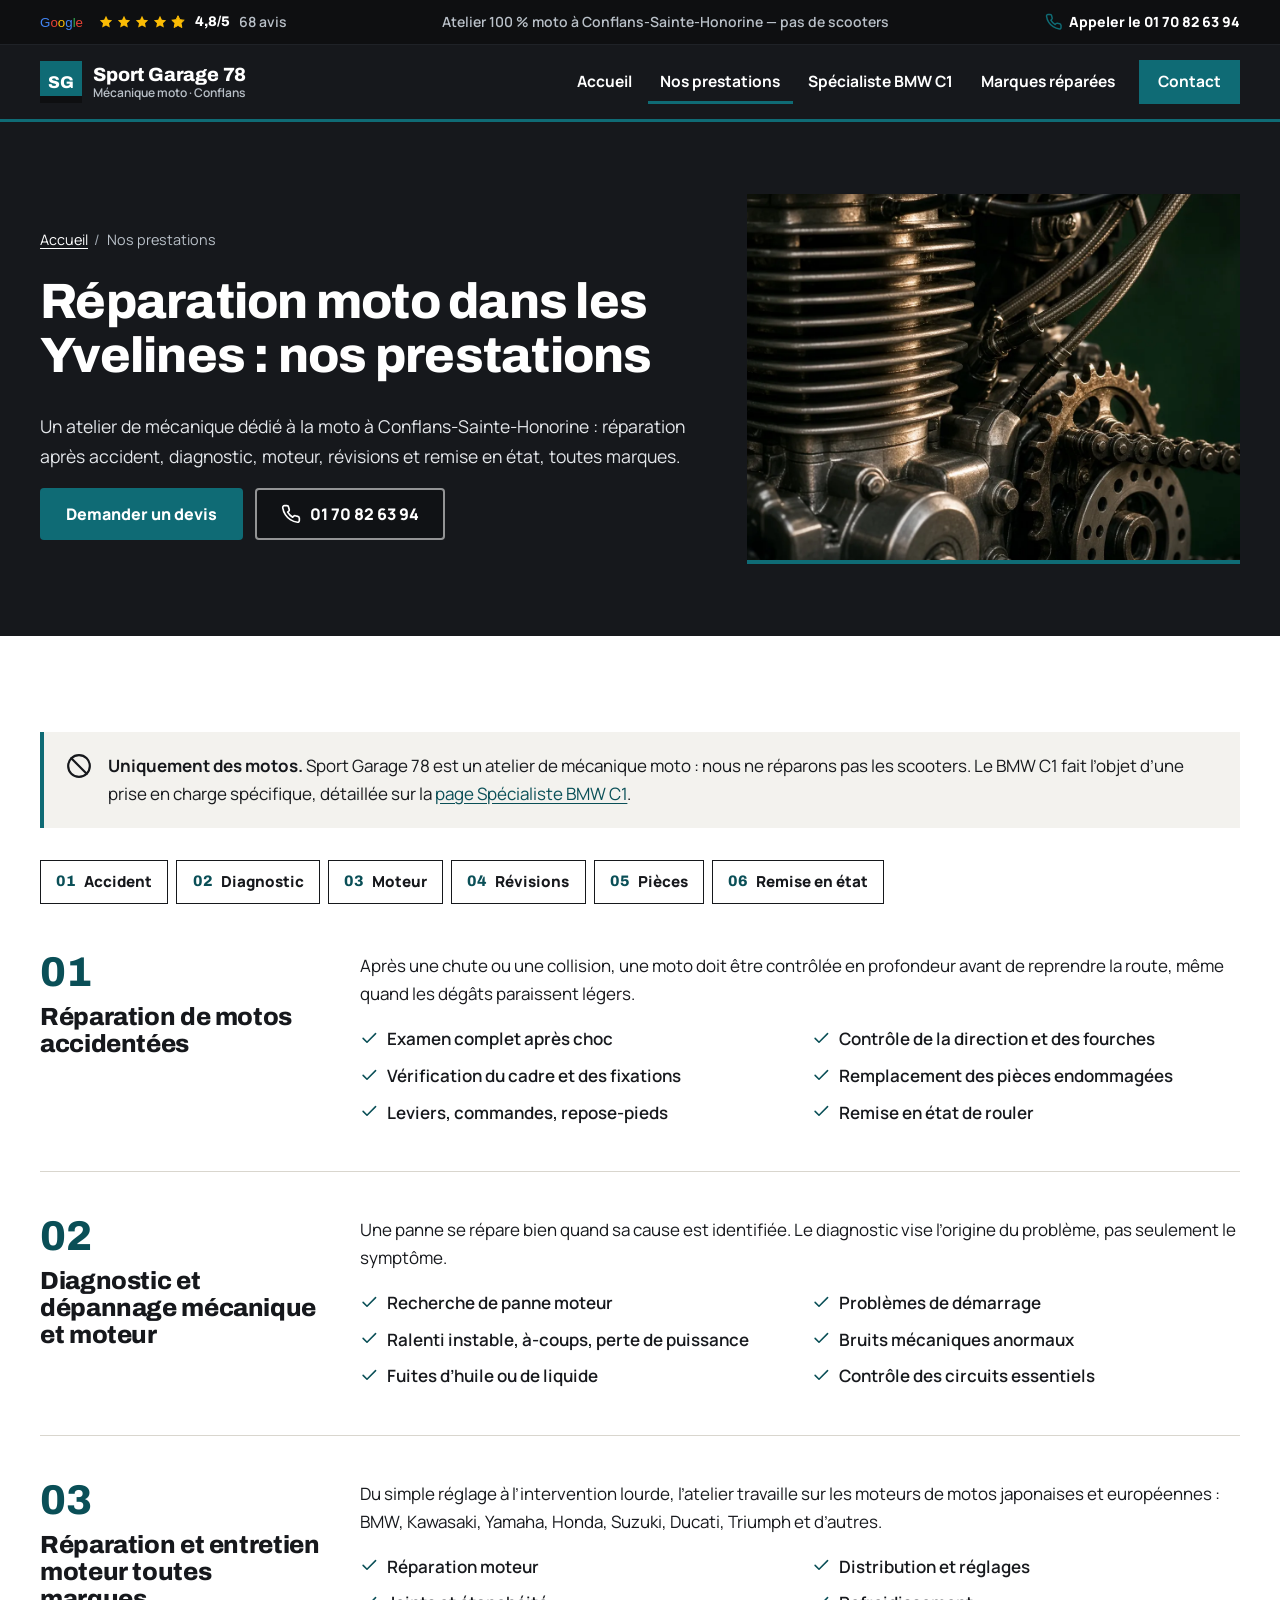
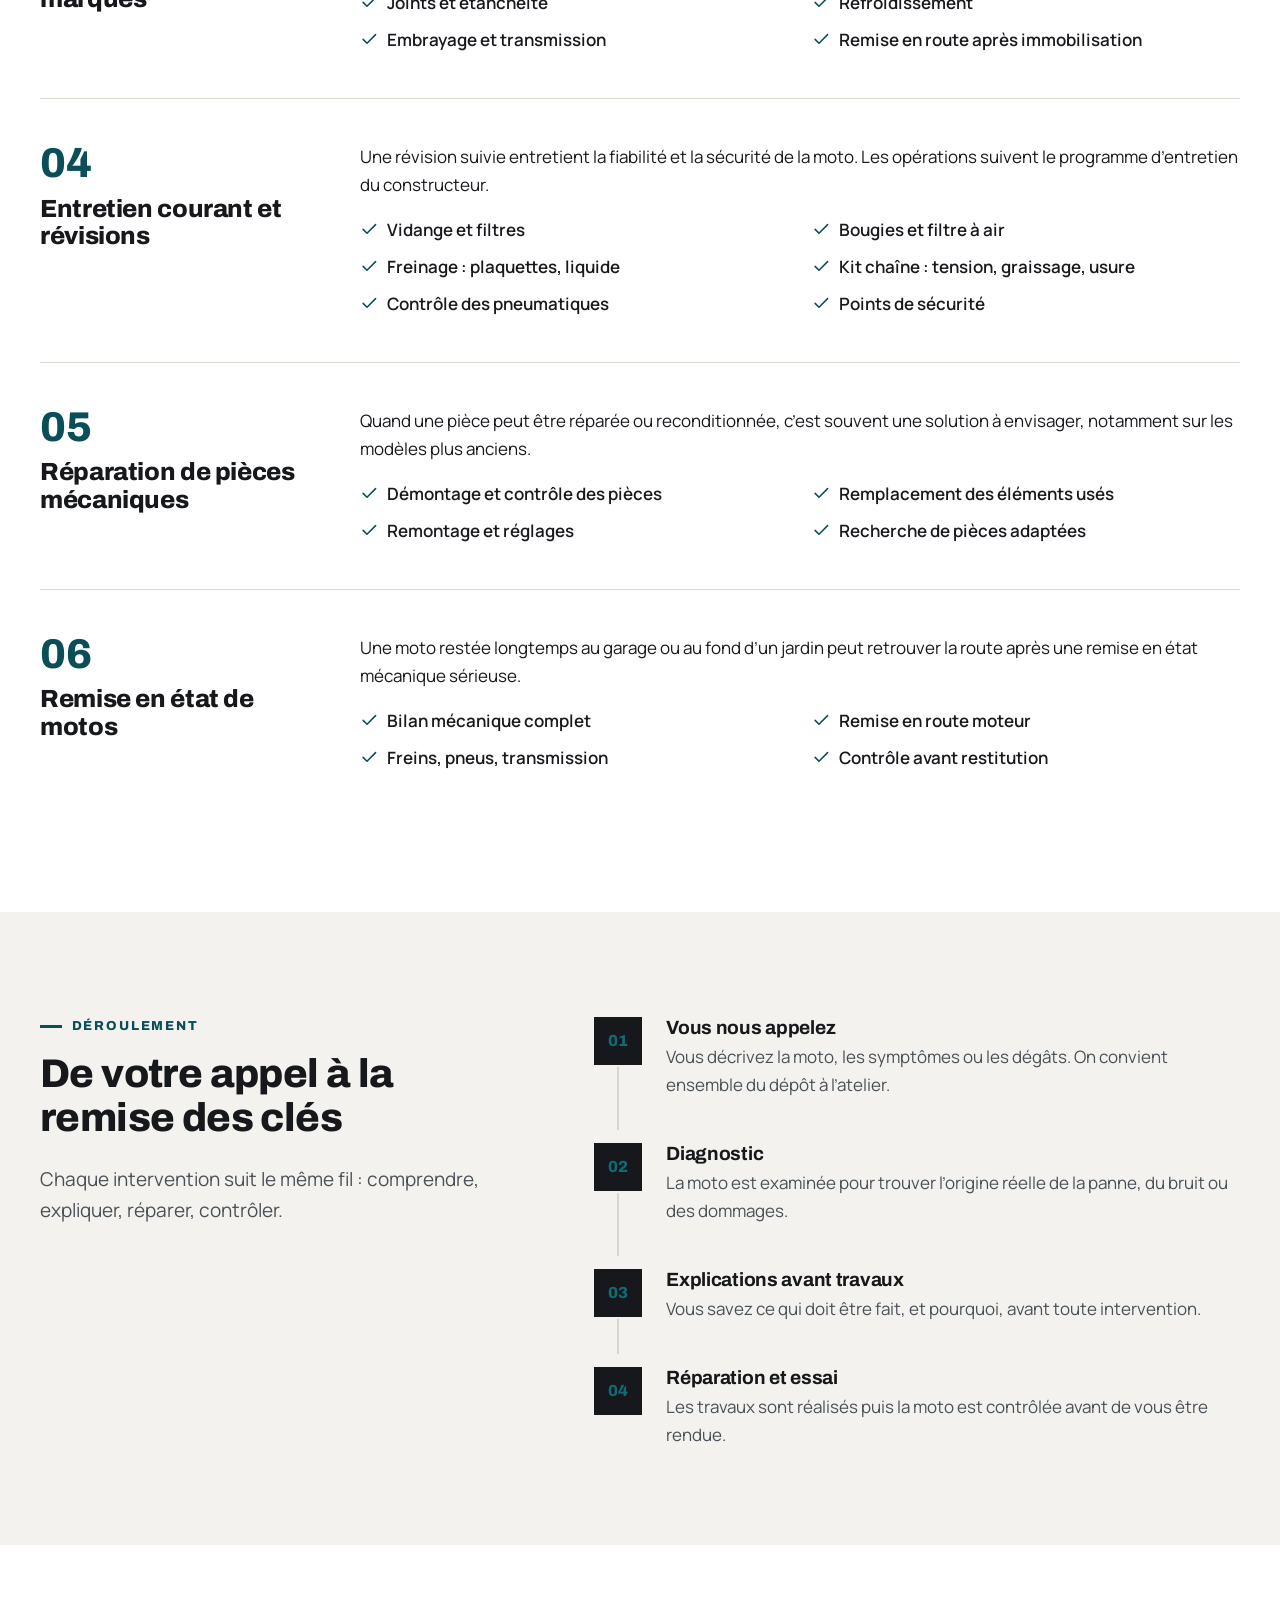
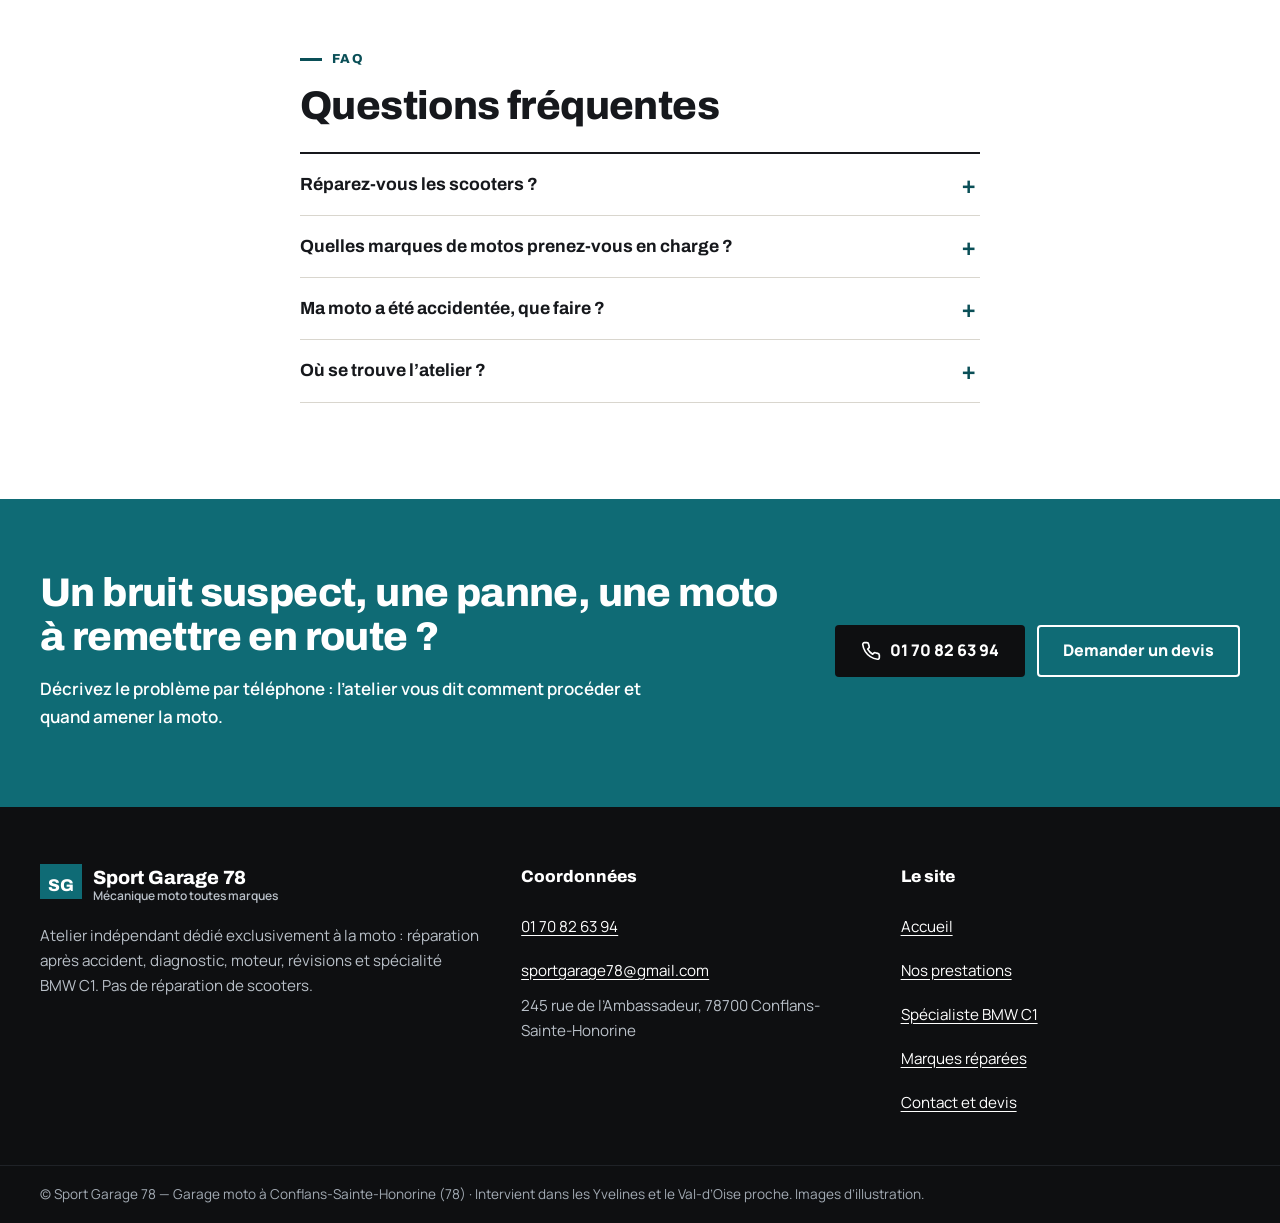
<file: sport-garage-78/prestations/index.html>
<!DOCTYPE html>
<html lang="fr">
<head>
<meta charset="utf-8">
<meta name="viewport" content="width=device-width, initial-scale=1">
<title>Réparation moto Yvelines : nos prestations | Sport Garage 78</title>
<meta name="description" content="Réparation moto dans les Yvelines à Conflans-Sainte-Honorine : moto accidentée, diagnostic et dépannage, moteur toutes marques, révisions, remise en état. Pas de scooters.">
<link rel="canonical" href="https://stevevpro-lab.github.io/demo-site/sport-garage-78/prestations/">
<meta property="og:type" content="website">
<meta property="og:locale" content="fr_FR">
<meta property="og:site_name" content="Sport Garage 78">
<meta property="og:title" content="Réparation moto Yvelines : nos prestations | Sport Garage 78">
<meta property="og:description" content="Réparation moto dans les Yvelines à Conflans-Sainte-Honorine : moto accidentée, diagnostic et dépannage, moteur toutes marques, révisions, remise en état. Pas de scooters.">
<meta property="og:url" content="https://stevevpro-lab.github.io/demo-site/sport-garage-78/prestations/">
<meta property="og:image" content="https://stevevpro-lab.github.io/demo-site/sport-garage-78/img/og-sport-garage-78.jpg">
<meta property="og:image:width" content="1200">
<meta property="og:image:height" content="630">
<meta property="og:image:alt" content="Moto sur un pont élévateur dans un atelier de nuit (image d’illustration)">
<meta name="twitter:card" content="summary_large_image">
<meta name="twitter:image" content="https://stevevpro-lab.github.io/demo-site/sport-garage-78/img/og-sport-garage-78.jpg">
<meta name="theme-color" content="#16181c">
<link rel="icon" href="../favicon.svg" type="image/svg+xml">
<script>document.documentElement.classList.add('js')</script>
<link rel="preconnect" href="https://fonts.googleapis.com">
<link rel="preconnect" href="https://fonts.gstatic.com" crossorigin>
<link href="https://fonts.googleapis.com/css2?family=Archivo:wght@600;700;800&family=Manrope:wght@400;600;700;800&display=swap" rel="stylesheet">
<link rel="stylesheet" href="../css/style.css">
<script type="application/ld+json">{"@context": "https://schema.org", "@type": "MotorcycleRepair", "@id": "https://stevevpro-lab.github.io/demo-site/sport-garage-78/#atelier", "name": "Sport Garage 78", "url": "https://stevevpro-lab.github.io/demo-site/sport-garage-78/", "telephone": "+33170826394", "email": "sportgarage78@gmail.com", "image": "https://stevevpro-lab.github.io/demo-site/sport-garage-78/img/og-sport-garage-78.jpg", "description": "Atelier de mécanique moto toutes marques à Conflans-Sainte-Honorine : réparation après accident, diagnostic, moteur, révisions, spécialiste BMW C1.", "address": {"@type": "PostalAddress", "streetAddress": "245 rue de l'Ambassadeur", "postalCode": "78700", "addressLocality": "Conflans-Sainte-Honorine", "addressRegion": "Île-de-France", "addressCountry": "FR"}, "areaServed": [{"@type": "City", "name": "Conflans-Sainte-Honorine"}, {"@type": "City", "name": "Poissy"}, {"@type": "City", "name": "Andrésy"}, {"@type": "City", "name": "Achères"}, {"@type": "City", "name": "Maisons-Laffitte"}, {"@type": "City", "name": "Saint-Germain-en-Laye"}, {"@type": "City", "name": "Herblay-sur-Seine"}, {"@type": "City", "name": "Cergy"}, {"@type": "City", "name": "Éragny"}, {"@type": "AdministrativeArea", "name": "Yvelines"}], "sameAs": ["https://conflans.sport-garage.fr/", "https://www.instagram.com/sportgarage78/"]}</script>
<script type="application/ld+json">{"@context": "https://schema.org", "@type": "BreadcrumbList", "itemListElement": [{"@type": "ListItem", "position": 1, "name": "Accueil", "item": "https://stevevpro-lab.github.io/demo-site/sport-garage-78/"}, {"@type": "ListItem", "position": 2, "name": "Nos prestations", "item": "https://stevevpro-lab.github.io/demo-site/sport-garage-78/prestations/"}]}</script>
<script type="application/ld+json">{"@context": "https://schema.org", "@type": "FAQPage", "mainEntity": [{"@type": "Question", "name": "Réparez-vous les scooters ?", "acceptedAnswer": {"@type": "Answer", "text": "Non. L’atelier travaille uniquement sur les motos. Pour un scooter, il faudra vous adresser à un autre réparateur."}}, {"@type": "Question", "name": "Quelles marques de motos prenez-vous en charge ?", "acceptedAnswer": {"@type": "Answer", "text": "Toutes marques : BMW, Kawasaki, Yamaha, Honda, Suzuki, Ducati, Triumph et d’autres."}}, {"@type": "Question", "name": "Ma moto a été accidentée, que faire ?", "acceptedAnswer": {"@type": "Answer", "text": "Appelez l’atelier au 01 70 82 63 94 pour décrire les dégâts et convenir de la prise en charge de la moto."}}, {"@type": "Question", "name": "Où se trouve l’atelier ?", "acceptedAnswer": {"@type": "Answer", "text": "À Conflans-Sainte-Honorine (78700), 245 rue de l’Ambassadeur. L’atelier accueille aussi les motards de Poissy, Andrésy, Achères, Maisons-Laffitte, Saint-Germain-en-Laye, Herblay-sur-Seine, Cergy et Éragny."}}]}</script>
</head>
<body>
<a class="skip" href="#contenu">Aller au contenu</a>
<div class="topbar"><div class="wrap"><span class="rating google-reviews-badge google-reviews-inline" aria-label="4,8 sur 5 sur Google Avis Clients, 68 avis"><svg class="google-wordmark" viewBox="0 0 74 24" width="74" height="24" aria-hidden="true" focusable="false" role="img"><title>Google</title><text x="0" y="19" font-family="Product Sans, Arial, Helvetica, sans-serif" font-size="20" font-weight="500"><tspan fill="#4285F4">G</tspan><tspan fill="#EA4335">o</tspan><tspan fill="#FBBC05">o</tspan><tspan fill="#4285F4">g</tspan><tspan fill="#34A853">l</tspan><tspan fill="#EA4335">e</tspan></text></svg><span class="stars" aria-hidden="true"><svg viewBox="0 0 24 24" aria-hidden="true" focusable="false"><path fill="currentColor" d="M12 2.6l2.8 6 6.5.7-4.8 4.5 1.3 6.5L12 17.1l-5.8 3.2 1.3-6.5-4.8-4.5 6.5-.7z"/></svg><svg viewBox="0 0 24 24" aria-hidden="true" focusable="false"><path fill="currentColor" d="M12 2.6l2.8 6 6.5.7-4.8 4.5 1.3 6.5L12 17.1l-5.8 3.2 1.3-6.5-4.8-4.5 6.5-.7z"/></svg><svg viewBox="0 0 24 24" aria-hidden="true" focusable="false"><path fill="currentColor" d="M12 2.6l2.8 6 6.5.7-4.8 4.5 1.3 6.5L12 17.1l-5.8 3.2 1.3-6.5-4.8-4.5 6.5-.7z"/></svg><svg viewBox="0 0 24 24" aria-hidden="true" focusable="false"><path fill="currentColor" d="M12 2.6l2.8 6 6.5.7-4.8 4.5 1.3 6.5L12 17.1l-5.8 3.2 1.3-6.5-4.8-4.5 6.5-.7z"/></svg><svg viewBox="0 0 24 24" aria-hidden="true" focusable="false"><path fill="none" stroke="currentColor" stroke-width="1.5" d="M12 2.6l2.8 6 6.5.7-4.8 4.5 1.3 6.5L12 17.1l-5.8 3.2 1.3-6.5-4.8-4.5 6.5-.7z"/><svg x="0" y="0" width="19.2" height="24" viewBox="0 0 19.2 24"><path fill="currentColor" d="M12 2.6l2.8 6 6.5.7-4.8 4.5 1.3 6.5L12 17.1l-5.8 3.2 1.3-6.5-4.8-4.5 6.5-.7z"/></svg></svg></span><span class="rating-score">4,8/5</span><span class="rating-count">68 avis</span></span><span class="topbar-info">Atelier 100&nbsp;% moto à Conflans-Sainte-Honorine — pas de scooters</span><a class="topbar-phone" href="tel:+33170826394"><svg class="icon" viewBox="0 0 24 24" fill="none" stroke="currentColor" stroke-width="2" stroke-linecap="round" stroke-linejoin="round" aria-hidden="true" focusable="false"><path d="M22 16.9v3a2 2 0 0 1-2.2 2 19.8 19.8 0 0 1-8.6-3.1 19.5 19.5 0 0 1-6-6A19.8 19.8 0 0 1 2.1 4.2 2 2 0 0 1 4.1 2h3a2 2 0 0 1 2 1.7c.1.9.4 1.8.7 2.7a2 2 0 0 1-.5 2.1L8 9.8a16 16 0 0 0 6 6l1.3-1.3a2 2 0 0 1 2.1-.4c.9.3 1.8.6 2.7.7a2 2 0 0 1 1.7 2z"/></svg>Appeler le 01 70 82 63 94</a></div></div>
<header class="site-header">
  <div class="wrap">
    <a class="brand" href="../" aria-label="Sport Garage 78, retour à l’accueil"><svg class="brand-mark" viewBox="0 0 42 42" aria-hidden="true" focusable="false"><rect width="42" height="42" fill="#0f6b75"/><rect x="0" y="35" width="42" height="7" fill="#0e0f11"/><text x="21" y="27" font-family="Archivo, Arial, sans-serif" font-weight="800" font-size="17" text-anchor="middle" fill="#ffffff">SG</text></svg><span>Sport Garage 78<small>Mécanique moto · Conflans</small></span></a>
    <a class="header-phone" href="tel:+33170826394" aria-label="Appeler l’atelier au 01 70 82 63 94"><svg class="icon" viewBox="0 0 24 24" fill="none" stroke="currentColor" stroke-width="2" stroke-linecap="round" stroke-linejoin="round" aria-hidden="true" focusable="false"><path d="M22 16.9v3a2 2 0 0 1-2.2 2 19.8 19.8 0 0 1-8.6-3.1 19.5 19.5 0 0 1-6-6A19.8 19.8 0 0 1 2.1 4.2 2 2 0 0 1 4.1 2h3a2 2 0 0 1 2 1.7c.1.9.4 1.8.7 2.7a2 2 0 0 1-.5 2.1L8 9.8a16 16 0 0 0 6 6l1.3-1.3a2 2 0 0 1 2.1-.4c.9.3 1.8.6 2.7.7a2 2 0 0 1 1.7 2z"/></svg><span>01 70 82 63 94</span></a>
    <button class="nav-toggle" type="button" aria-expanded="false" aria-controls="menu-principal"><svg class="icon icon-open" viewBox="0 0 24 24" fill="none" stroke="currentColor" stroke-width="2" stroke-linecap="round" stroke-linejoin="round" aria-hidden="true" focusable="false"><path d="M4 7h16M4 12h16M4 17h16"/></svg><svg class="icon icon-close" viewBox="0 0 24 24" fill="none" stroke="currentColor" stroke-width="2" stroke-linecap="round" stroke-linejoin="round" aria-hidden="true" focusable="false"><path d="M6 6l12 12M18 6 6 18"/></svg><span class="nav-toggle-label">Menu</span></button>
    <nav class="main-nav" id="menu-principal" aria-label="Navigation principale"><ul><li><a href="../">Accueil</a></li><li><a href="../prestations/" aria-current="page">Nos prestations</a></li><li><a href="../specialiste-bmw-c1/">Spécialiste BMW C1</a></li><li><a href="../marques/">Marques réparées</a></li><li class="nav-cta"><a href="../contact/">Contact</a></li></ul></nav>
  </div>
</header>
<main id="contenu">
<section class="page-hero on-dark"><div class="wrap">
  <div><nav class="crumbs" aria-label="Fil d’Ariane"><ol><li><a href="../">Accueil</a></li><li><span aria-current="page">Nos prestations</span></li></ol></nav>
  <h1>Réparation moto dans les Yvelines : nos prestations</h1>
  <p>Un atelier de mécanique dédié à la moto à Conflans-Sainte-Honorine : réparation après accident, diagnostic, moteur, révisions et remise en état, toutes marques.</p>
  <div class="btn-row"><a class="btn btn-accent" href="../contact/">Demander un devis</a><a class="btn btn-ghost" href="tel:+33170826394"><svg class="icon" viewBox="0 0 24 24" fill="none" stroke="currentColor" stroke-width="2" stroke-linecap="round" stroke-linejoin="round" aria-hidden="true" focusable="false"><path d="M22 16.9v3a2 2 0 0 1-2.2 2 19.8 19.8 0 0 1-8.6-3.1 19.5 19.5 0 0 1-6-6A19.8 19.8 0 0 1 2.1 4.2 2 2 0 0 1 4.1 2h3a2 2 0 0 1 2 1.7c.1.9.4 1.8.7 2.7a2 2 0 0 1-.5 2.1L8 9.8a16 16 0 0 0 6 6l1.3-1.3a2 2 0 0 1 2.1-.4c.9.3 1.8.6 2.7.7a2 2 0 0 1 1.7 2z"/></svg>01 70 82 63 94</a></div>
  </div>
  <div class="media"><img src="../img/detail-moteur-moto.webp" width="1152" height="864" alt="Détail d’un moteur de moto et de sa chaîne (image d’illustration)" fetchpriority="high"></div>
</div></section>
<section class="section"><div class="wrap">
  <div class="notice"><svg class="icon" viewBox="0 0 24 24" fill="none" stroke="currentColor" stroke-width="2" stroke-linecap="round" stroke-linejoin="round" aria-hidden="true" focusable="false"><circle cx="12" cy="12" r="10"/><path d="m4.9 4.9 14.2 14.2"/></svg><p><strong>Uniquement des motos.</strong> Sport Garage 78 est un atelier de mécanique moto : nous ne réparons pas les scooters. Le BMW C1 fait l’objet d’une prise en charge spécifique, détaillée sur la <a href="../specialiste-bmw-c1/">page Spécialiste BMW C1</a>.</p></div>
  <nav aria-label="Accès direct aux prestations"><ul class="jump"><li><a href="#accident"><span>01</span>Accident</a></li><li><a href="#diagnostic"><span>02</span>Diagnostic</a></li><li><a href="#moteur"><span>03</span>Moteur</a></li><li><a href="#revision"><span>04</span>Révisions</a></li><li><a href="#pieces"><span>05</span>Pièces</a></li><li><a href="#remise-en-etat"><span>06</span>Remise en état</a></li></ul></nav>
  <article class="detail" id="accident"><div><span class="detail-num" aria-hidden="true">01</span><h2>Réparation de motos accidentées</h2></div><div><p>Après une chute ou une collision, une moto doit être contrôlée en profondeur avant de reprendre la route, même quand les dégâts paraissent légers.</p><ul class="ticks"><li><svg class="icon" viewBox="0 0 24 24" fill="none" stroke="currentColor" stroke-width="2" stroke-linecap="round" stroke-linejoin="round" aria-hidden="true" focusable="false"><path d="M20 6 9 17l-5-5"/></svg>Examen complet après choc</li><li><svg class="icon" viewBox="0 0 24 24" fill="none" stroke="currentColor" stroke-width="2" stroke-linecap="round" stroke-linejoin="round" aria-hidden="true" focusable="false"><path d="M20 6 9 17l-5-5"/></svg>Contrôle de la direction et des fourches</li><li><svg class="icon" viewBox="0 0 24 24" fill="none" stroke="currentColor" stroke-width="2" stroke-linecap="round" stroke-linejoin="round" aria-hidden="true" focusable="false"><path d="M20 6 9 17l-5-5"/></svg>Vérification du cadre et des fixations</li><li><svg class="icon" viewBox="0 0 24 24" fill="none" stroke="currentColor" stroke-width="2" stroke-linecap="round" stroke-linejoin="round" aria-hidden="true" focusable="false"><path d="M20 6 9 17l-5-5"/></svg>Remplacement des pièces endommagées</li><li><svg class="icon" viewBox="0 0 24 24" fill="none" stroke="currentColor" stroke-width="2" stroke-linecap="round" stroke-linejoin="round" aria-hidden="true" focusable="false"><path d="M20 6 9 17l-5-5"/></svg>Leviers, commandes, repose-pieds</li><li><svg class="icon" viewBox="0 0 24 24" fill="none" stroke="currentColor" stroke-width="2" stroke-linecap="round" stroke-linejoin="round" aria-hidden="true" focusable="false"><path d="M20 6 9 17l-5-5"/></svg>Remise en état de rouler</li></ul></div></article><article class="detail" id="diagnostic"><div><span class="detail-num" aria-hidden="true">02</span><h2>Diagnostic et dépannage mécanique et moteur</h2></div><div><p>Une panne se répare bien quand sa cause est identifiée. Le diagnostic vise l’origine du problème, pas seulement le symptôme.</p><ul class="ticks"><li><svg class="icon" viewBox="0 0 24 24" fill="none" stroke="currentColor" stroke-width="2" stroke-linecap="round" stroke-linejoin="round" aria-hidden="true" focusable="false"><path d="M20 6 9 17l-5-5"/></svg>Recherche de panne moteur</li><li><svg class="icon" viewBox="0 0 24 24" fill="none" stroke="currentColor" stroke-width="2" stroke-linecap="round" stroke-linejoin="round" aria-hidden="true" focusable="false"><path d="M20 6 9 17l-5-5"/></svg>Problèmes de démarrage</li><li><svg class="icon" viewBox="0 0 24 24" fill="none" stroke="currentColor" stroke-width="2" stroke-linecap="round" stroke-linejoin="round" aria-hidden="true" focusable="false"><path d="M20 6 9 17l-5-5"/></svg>Ralenti instable, à-coups, perte de puissance</li><li><svg class="icon" viewBox="0 0 24 24" fill="none" stroke="currentColor" stroke-width="2" stroke-linecap="round" stroke-linejoin="round" aria-hidden="true" focusable="false"><path d="M20 6 9 17l-5-5"/></svg>Bruits mécaniques anormaux</li><li><svg class="icon" viewBox="0 0 24 24" fill="none" stroke="currentColor" stroke-width="2" stroke-linecap="round" stroke-linejoin="round" aria-hidden="true" focusable="false"><path d="M20 6 9 17l-5-5"/></svg>Fuites d’huile ou de liquide</li><li><svg class="icon" viewBox="0 0 24 24" fill="none" stroke="currentColor" stroke-width="2" stroke-linecap="round" stroke-linejoin="round" aria-hidden="true" focusable="false"><path d="M20 6 9 17l-5-5"/></svg>Contrôle des circuits essentiels</li></ul></div></article><article class="detail" id="moteur"><div><span class="detail-num" aria-hidden="true">03</span><h2>Réparation et entretien moteur toutes marques</h2></div><div><p>Du simple réglage à l’intervention lourde, l’atelier travaille sur les moteurs de motos japonaises et européennes : BMW, Kawasaki, Yamaha, Honda, Suzuki, Ducati, Triumph et d’autres.</p><ul class="ticks"><li><svg class="icon" viewBox="0 0 24 24" fill="none" stroke="currentColor" stroke-width="2" stroke-linecap="round" stroke-linejoin="round" aria-hidden="true" focusable="false"><path d="M20 6 9 17l-5-5"/></svg>Réparation moteur</li><li><svg class="icon" viewBox="0 0 24 24" fill="none" stroke="currentColor" stroke-width="2" stroke-linecap="round" stroke-linejoin="round" aria-hidden="true" focusable="false"><path d="M20 6 9 17l-5-5"/></svg>Distribution et réglages</li><li><svg class="icon" viewBox="0 0 24 24" fill="none" stroke="currentColor" stroke-width="2" stroke-linecap="round" stroke-linejoin="round" aria-hidden="true" focusable="false"><path d="M20 6 9 17l-5-5"/></svg>Joints et étanchéité</li><li><svg class="icon" viewBox="0 0 24 24" fill="none" stroke="currentColor" stroke-width="2" stroke-linecap="round" stroke-linejoin="round" aria-hidden="true" focusable="false"><path d="M20 6 9 17l-5-5"/></svg>Refroidissement</li><li><svg class="icon" viewBox="0 0 24 24" fill="none" stroke="currentColor" stroke-width="2" stroke-linecap="round" stroke-linejoin="round" aria-hidden="true" focusable="false"><path d="M20 6 9 17l-5-5"/></svg>Embrayage et transmission</li><li><svg class="icon" viewBox="0 0 24 24" fill="none" stroke="currentColor" stroke-width="2" stroke-linecap="round" stroke-linejoin="round" aria-hidden="true" focusable="false"><path d="M20 6 9 17l-5-5"/></svg>Remise en route après immobilisation</li></ul></div></article><article class="detail" id="revision"><div><span class="detail-num" aria-hidden="true">04</span><h2>Entretien courant et révisions</h2></div><div><p>Une révision suivie entretient la fiabilité et la sécurité de la moto. Les opérations suivent le programme d’entretien du constructeur.</p><ul class="ticks"><li><svg class="icon" viewBox="0 0 24 24" fill="none" stroke="currentColor" stroke-width="2" stroke-linecap="round" stroke-linejoin="round" aria-hidden="true" focusable="false"><path d="M20 6 9 17l-5-5"/></svg>Vidange et filtres</li><li><svg class="icon" viewBox="0 0 24 24" fill="none" stroke="currentColor" stroke-width="2" stroke-linecap="round" stroke-linejoin="round" aria-hidden="true" focusable="false"><path d="M20 6 9 17l-5-5"/></svg>Bougies et filtre à air</li><li><svg class="icon" viewBox="0 0 24 24" fill="none" stroke="currentColor" stroke-width="2" stroke-linecap="round" stroke-linejoin="round" aria-hidden="true" focusable="false"><path d="M20 6 9 17l-5-5"/></svg>Freinage : plaquettes, liquide</li><li><svg class="icon" viewBox="0 0 24 24" fill="none" stroke="currentColor" stroke-width="2" stroke-linecap="round" stroke-linejoin="round" aria-hidden="true" focusable="false"><path d="M20 6 9 17l-5-5"/></svg>Kit chaîne : tension, graissage, usure</li><li><svg class="icon" viewBox="0 0 24 24" fill="none" stroke="currentColor" stroke-width="2" stroke-linecap="round" stroke-linejoin="round" aria-hidden="true" focusable="false"><path d="M20 6 9 17l-5-5"/></svg>Contrôle des pneumatiques</li><li><svg class="icon" viewBox="0 0 24 24" fill="none" stroke="currentColor" stroke-width="2" stroke-linecap="round" stroke-linejoin="round" aria-hidden="true" focusable="false"><path d="M20 6 9 17l-5-5"/></svg>Points de sécurité</li></ul></div></article><article class="detail" id="pieces"><div><span class="detail-num" aria-hidden="true">05</span><h2>Réparation de pièces mécaniques</h2></div><div><p>Quand une pièce peut être réparée ou reconditionnée, c’est souvent une solution à envisager, notamment sur les modèles plus anciens.</p><ul class="ticks"><li><svg class="icon" viewBox="0 0 24 24" fill="none" stroke="currentColor" stroke-width="2" stroke-linecap="round" stroke-linejoin="round" aria-hidden="true" focusable="false"><path d="M20 6 9 17l-5-5"/></svg>Démontage et contrôle des pièces</li><li><svg class="icon" viewBox="0 0 24 24" fill="none" stroke="currentColor" stroke-width="2" stroke-linecap="round" stroke-linejoin="round" aria-hidden="true" focusable="false"><path d="M20 6 9 17l-5-5"/></svg>Remplacement des éléments usés</li><li><svg class="icon" viewBox="0 0 24 24" fill="none" stroke="currentColor" stroke-width="2" stroke-linecap="round" stroke-linejoin="round" aria-hidden="true" focusable="false"><path d="M20 6 9 17l-5-5"/></svg>Remontage et réglages</li><li><svg class="icon" viewBox="0 0 24 24" fill="none" stroke="currentColor" stroke-width="2" stroke-linecap="round" stroke-linejoin="round" aria-hidden="true" focusable="false"><path d="M20 6 9 17l-5-5"/></svg>Recherche de pièces adaptées</li></ul></div></article><article class="detail" id="remise-en-etat"><div><span class="detail-num" aria-hidden="true">06</span><h2>Remise en état de motos</h2></div><div><p>Une moto restée longtemps au garage ou au fond d’un jardin peut retrouver la route après une remise en état mécanique sérieuse.</p><ul class="ticks"><li><svg class="icon" viewBox="0 0 24 24" fill="none" stroke="currentColor" stroke-width="2" stroke-linecap="round" stroke-linejoin="round" aria-hidden="true" focusable="false"><path d="M20 6 9 17l-5-5"/></svg>Bilan mécanique complet</li><li><svg class="icon" viewBox="0 0 24 24" fill="none" stroke="currentColor" stroke-width="2" stroke-linecap="round" stroke-linejoin="round" aria-hidden="true" focusable="false"><path d="M20 6 9 17l-5-5"/></svg>Remise en route moteur</li><li><svg class="icon" viewBox="0 0 24 24" fill="none" stroke="currentColor" stroke-width="2" stroke-linecap="round" stroke-linejoin="round" aria-hidden="true" focusable="false"><path d="M20 6 9 17l-5-5"/></svg>Freins, pneus, transmission</li><li><svg class="icon" viewBox="0 0 24 24" fill="none" stroke="currentColor" stroke-width="2" stroke-linecap="round" stroke-linejoin="round" aria-hidden="true" focusable="false"><path d="M20 6 9 17l-5-5"/></svg>Contrôle avant restitution</li></ul></div></article>
</div></section>
<section class="section section-paper" aria-labelledby="process-titre"><div class="wrap process">
  <div><span class="eyebrow">Déroulement</span><h2 id="process-titre">De votre appel à la remise des clés</h2><p class="lead">Chaque intervention suit le même fil : comprendre, expliquer, réparer, contrôler.</p></div>
  <ol class="steps"><li><span class="step-num" aria-hidden="true">01</span><h3>Vous nous appelez</h3><p>Vous décrivez la moto, les symptômes ou les dégâts. On convient ensemble du dépôt à l’atelier.</p></li><li><span class="step-num" aria-hidden="true">02</span><h3>Diagnostic</h3><p>La moto est examinée pour trouver l’origine réelle de la panne, du bruit ou des dommages.</p></li><li><span class="step-num" aria-hidden="true">03</span><h3>Explications avant travaux</h3><p>Vous savez ce qui doit être fait, et pourquoi, avant toute intervention.</p></li><li><span class="step-num" aria-hidden="true">04</span><h3>Réparation et essai</h3><p>Les travaux sont réalisés puis la moto est contrôlée avant de vous être rendue.</p></li></ol>
</div></section>
<section class="section faq" aria-labelledby="faq-titre"><div class="wrap prose">
  <span class="eyebrow">FAQ</span>
  <h2 id="faq-titre">Questions fréquentes</h2>
  <details><summary>Réparez-vous les scooters ?</summary><p>Non. L’atelier travaille uniquement sur les motos. Pour un scooter, il faudra vous adresser à un autre réparateur.</p></details>
  <details><summary>Quelles marques de motos prenez-vous en charge ?</summary><p>Toutes marques : BMW, Kawasaki, Yamaha, Honda, Suzuki, Ducati, Triumph et d’autres. Consultez la <a href="../marques/">page Marques réparées</a>.</p></details>
  <details><summary>Ma moto a été accidentée, que faire ?</summary><p>Appelez l’atelier au <a href="tel:+33170826394">01 70 82 63 94</a> pour décrire les dégâts et convenir de la prise en charge de la moto.</p></details>
  <details><summary>Où se trouve l’atelier ?</summary><p>À Conflans-Sainte-Honorine (78700), 245 rue de l’Ambassadeur. L’atelier accueille aussi les motards de Poissy, Andrésy, Achères, Maisons-Laffitte, Saint-Germain-en-Laye, Herblay-sur-Seine, Cergy et Éragny.</p></details>
</div></section>
<section class="cta-band" aria-labelledby="cta-titre">
  <div class="wrap">
    <div><h2 id="cta-titre">Un bruit suspect, une panne, une moto à remettre en route ?</h2><p>Décrivez le problème par téléphone : l’atelier vous dit comment procéder et quand amener la moto.</p></div>
    <div class="btn-row"><a class="btn btn-dark" href="tel:+33170826394"><svg class="icon" viewBox="0 0 24 24" fill="none" stroke="currentColor" stroke-width="2" stroke-linecap="round" stroke-linejoin="round" aria-hidden="true" focusable="false"><path d="M22 16.9v3a2 2 0 0 1-2.2 2 19.8 19.8 0 0 1-8.6-3.1 19.5 19.5 0 0 1-6-6A19.8 19.8 0 0 1 2.1 4.2 2 2 0 0 1 4.1 2h3a2 2 0 0 1 2 1.7c.1.9.4 1.8.7 2.7a2 2 0 0 1-.5 2.1L8 9.8a16 16 0 0 0 6 6l1.3-1.3a2 2 0 0 1 2.1-.4c.9.3 1.8.6 2.7.7a2 2 0 0 1 1.7 2z"/></svg>01 70 82 63 94</a><a class="btn btn-outline" href="../contact/">Demander un devis</a></div>
  </div>
</section>
</main>
<footer class="site-footer on-dark">
  <div class="wrap">
    <div>
      <a class="brand" href="../"><svg class="brand-mark" viewBox="0 0 42 42" aria-hidden="true" focusable="false"><rect width="42" height="42" fill="#0f6b75"/><rect x="0" y="35" width="42" height="7" fill="#0e0f11"/><text x="21" y="27" font-family="Archivo, Arial, sans-serif" font-weight="800" font-size="17" text-anchor="middle" fill="#ffffff">SG</text></svg><span>Sport Garage 78<small>Mécanique moto toutes marques</small></span></a>
      <p class="f-about">Atelier indépendant dédié exclusivement à la moto : réparation après accident, diagnostic, moteur, révisions et spécialité BMW&nbsp;C1. Pas de réparation de scooters.</p>
    </div>
    <div>
      <p class="f-title">Coordonnées</p>
      <ul>
        <li><a href="tel:+33170826394">01 70 82 63 94</a></li>
        <li><a href="mailto:sportgarage78@gmail.com">sportgarage78@gmail.com</a></li>
        <li><span>245 rue de l’Ambassadeur, 78700 Conflans-Sainte-Honorine</span></li>
      </ul>
    </div>
    <div>
      <p class="f-title">Le site</p>
      <ul><li><a href="../">Accueil</a></li><li><a href="../prestations/">Nos prestations</a></li><li><a href="../specialiste-bmw-c1/">Spécialiste BMW C1</a></li><li><a href="../marques/">Marques réparées</a></li><li><a href="../contact/">Contact et devis</a></li></ul>
    </div>
  </div>
  <div class="footer-bottom"><div class="wrap">© Sport Garage 78 — Garage moto à Conflans-Sainte-Honorine (78) · Intervient dans les Yvelines et le Val-d’Oise proche. Images d’illustration.</div></div>
</footer>
<a class="call-fab" href="tel:+33170826394"><svg class="icon" viewBox="0 0 24 24" fill="none" stroke="currentColor" stroke-width="2" stroke-linecap="round" stroke-linejoin="round" aria-hidden="true" focusable="false"><path d="M22 16.9v3a2 2 0 0 1-2.2 2 19.8 19.8 0 0 1-8.6-3.1 19.5 19.5 0 0 1-6-6A19.8 19.8 0 0 1 2.1 4.2 2 2 0 0 1 4.1 2h3a2 2 0 0 1 2 1.7c.1.9.4 1.8.7 2.7a2 2 0 0 1-.5 2.1L8 9.8a16 16 0 0 0 6 6l1.3-1.3a2 2 0 0 1 2.1-.4c.9.3 1.8.6 2.7.7a2 2 0 0 1 1.7 2z"/></svg>Appeler l’atelier : 01 70 82 63 94</a>
<script src="../js/site.js" defer></script>
</body>
</html>
</file>
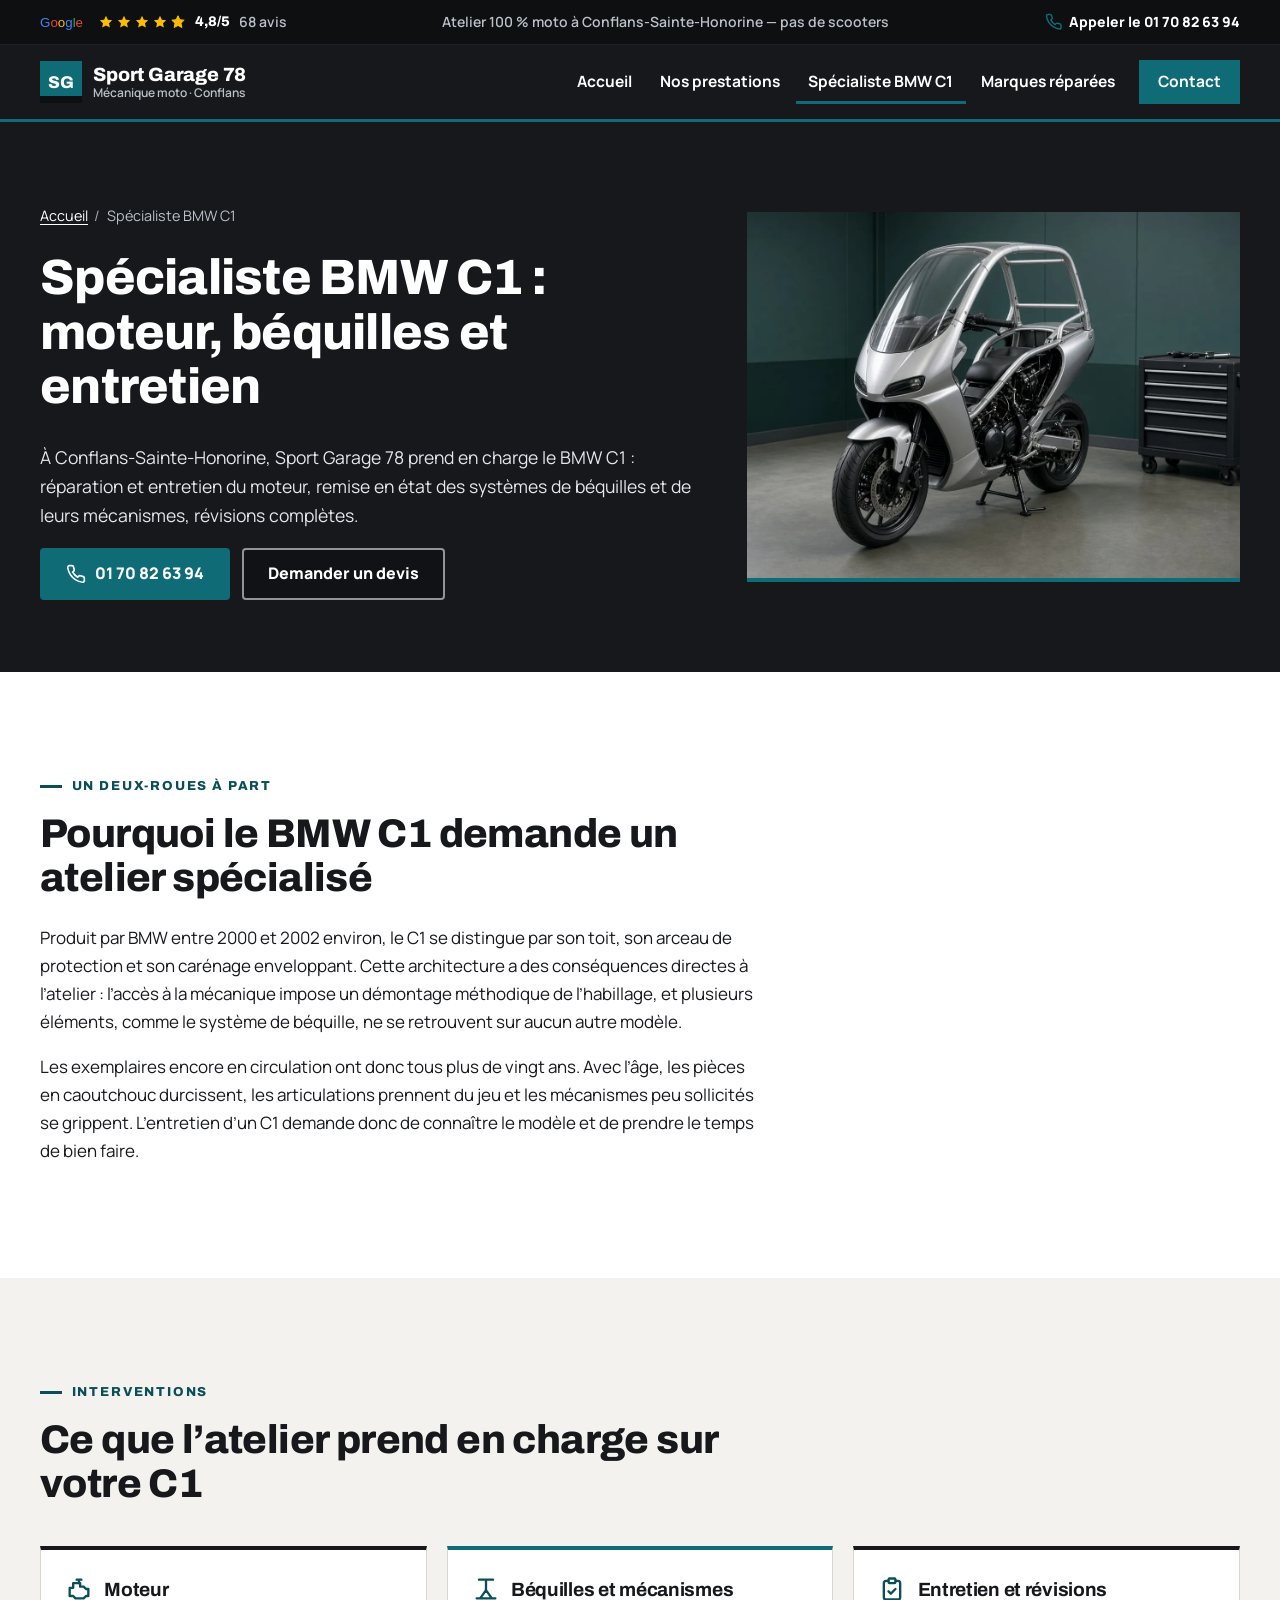
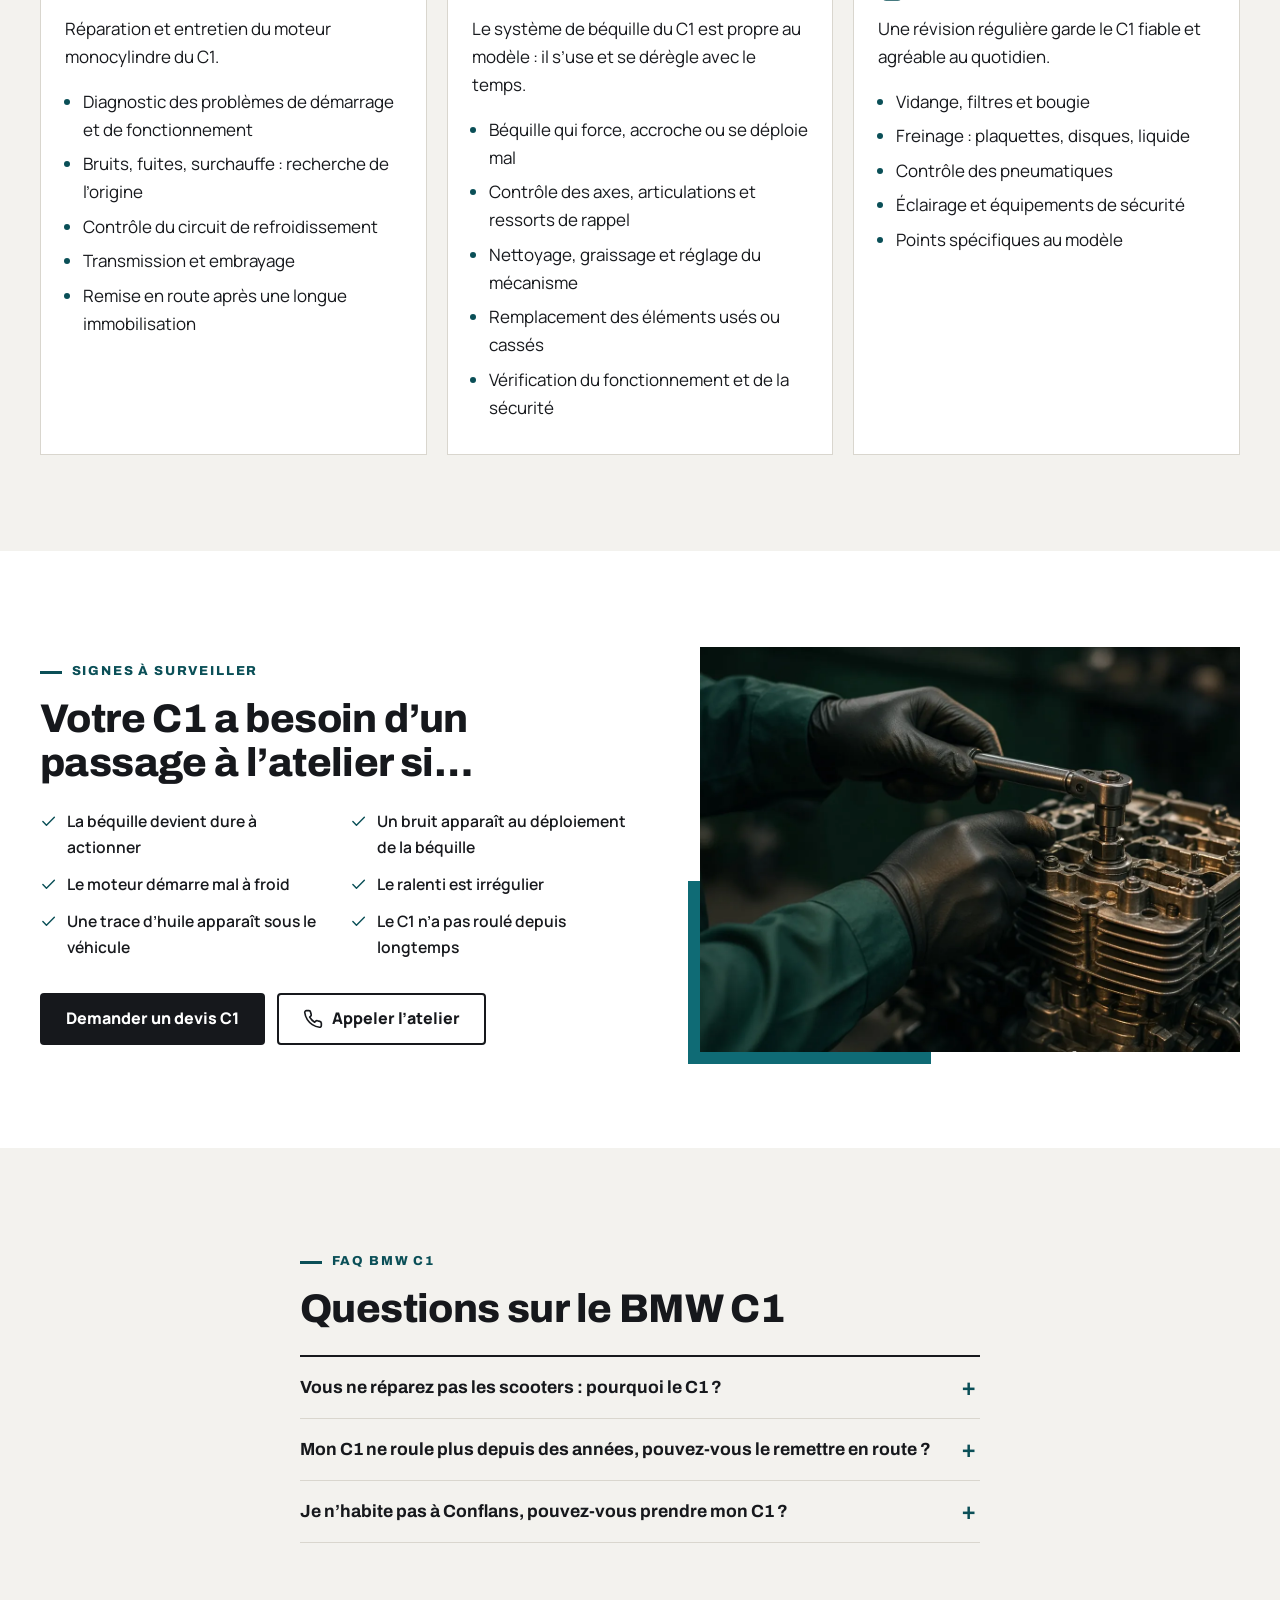
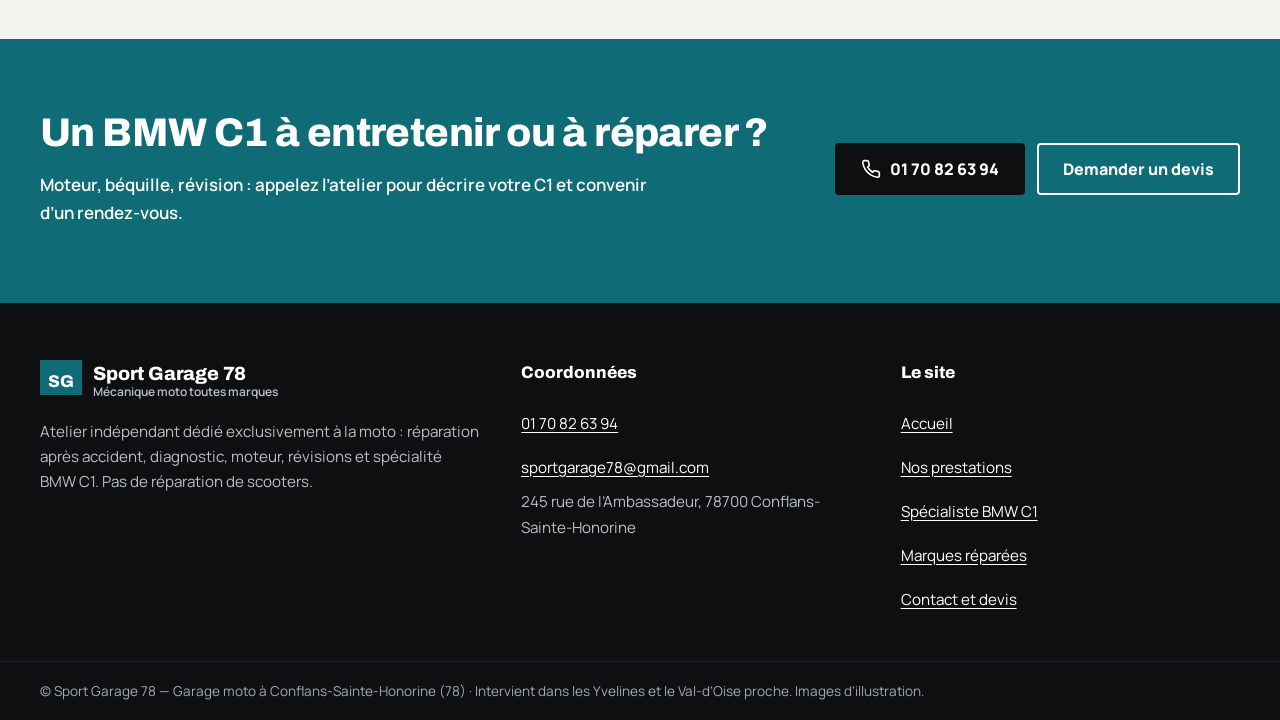
<file: sport-garage-78/specialiste-bmw-c1/index.html>
<!DOCTYPE html>
<html lang="fr">
<head>
<meta charset="utf-8">
<meta name="viewport" content="width=device-width, initial-scale=1">
<title>Spécialiste BMW C1 : moteur et béquilles | Sport Garage 78</title>
<meta name="description" content="Spécialiste BMW C1 à Conflans-Sainte-Honorine (78) : réparation et entretien du moteur, réparation des béquilles et de leurs mécanismes, révisions du C1.">
<link rel="canonical" href="https://stevevpro-lab.github.io/demo-site/sport-garage-78/specialiste-bmw-c1/">
<meta property="og:type" content="website">
<meta property="og:locale" content="fr_FR">
<meta property="og:site_name" content="Sport Garage 78">
<meta property="og:title" content="Spécialiste BMW C1 : moteur et béquilles | Sport Garage 78">
<meta property="og:description" content="Spécialiste BMW C1 à Conflans-Sainte-Honorine (78) : réparation et entretien du moteur, réparation des béquilles et de leurs mécanismes, révisions du C1.">
<meta property="og:url" content="https://stevevpro-lab.github.io/demo-site/sport-garage-78/specialiste-bmw-c1/">
<meta property="og:image" content="https://stevevpro-lab.github.io/demo-site/sport-garage-78/img/og-sport-garage-78.jpg">
<meta property="og:image:width" content="1200">
<meta property="og:image:height" content="630">
<meta property="og:image:alt" content="Moto sur un pont élévateur dans un atelier de nuit (image d’illustration)">
<meta name="twitter:card" content="summary_large_image">
<meta name="twitter:image" content="https://stevevpro-lab.github.io/demo-site/sport-garage-78/img/og-sport-garage-78.jpg">
<meta name="theme-color" content="#16181c">
<link rel="icon" href="../favicon.svg" type="image/svg+xml">
<script>document.documentElement.classList.add('js')</script>
<link rel="preconnect" href="https://fonts.googleapis.com">
<link rel="preconnect" href="https://fonts.gstatic.com" crossorigin>
<link href="https://fonts.googleapis.com/css2?family=Archivo:wght@600;700;800&family=Manrope:wght@400;600;700;800&display=swap" rel="stylesheet">
<link rel="stylesheet" href="../css/style.css">
<script type="application/ld+json">{"@context": "https://schema.org", "@type": "MotorcycleRepair", "@id": "https://stevevpro-lab.github.io/demo-site/sport-garage-78/#atelier", "name": "Sport Garage 78", "url": "https://stevevpro-lab.github.io/demo-site/sport-garage-78/", "telephone": "+33170826394", "email": "sportgarage78@gmail.com", "image": "https://stevevpro-lab.github.io/demo-site/sport-garage-78/img/og-sport-garage-78.jpg", "description": "Atelier de mécanique moto toutes marques à Conflans-Sainte-Honorine : réparation après accident, diagnostic, moteur, révisions, spécialiste BMW C1.", "address": {"@type": "PostalAddress", "streetAddress": "245 rue de l'Ambassadeur", "postalCode": "78700", "addressLocality": "Conflans-Sainte-Honorine", "addressRegion": "Île-de-France", "addressCountry": "FR"}, "areaServed": [{"@type": "City", "name": "Conflans-Sainte-Honorine"}, {"@type": "City", "name": "Poissy"}, {"@type": "City", "name": "Andrésy"}, {"@type": "City", "name": "Achères"}, {"@type": "City", "name": "Maisons-Laffitte"}, {"@type": "City", "name": "Saint-Germain-en-Laye"}, {"@type": "City", "name": "Herblay-sur-Seine"}, {"@type": "City", "name": "Cergy"}, {"@type": "City", "name": "Éragny"}, {"@type": "AdministrativeArea", "name": "Yvelines"}], "sameAs": ["https://conflans.sport-garage.fr/", "https://www.instagram.com/sportgarage78/"]}</script>
<script type="application/ld+json">{"@context": "https://schema.org", "@type": "BreadcrumbList", "itemListElement": [{"@type": "ListItem", "position": 1, "name": "Accueil", "item": "https://stevevpro-lab.github.io/demo-site/sport-garage-78/"}, {"@type": "ListItem", "position": 2, "name": "Spécialiste BMW C1", "item": "https://stevevpro-lab.github.io/demo-site/sport-garage-78/specialiste-bmw-c1/"}]}</script>
</head>
<body>
<a class="skip" href="#contenu">Aller au contenu</a>
<div class="topbar"><div class="wrap"><span class="rating google-reviews-badge google-reviews-inline" aria-label="4,8 sur 5 sur Google Avis Clients, 68 avis"><svg class="google-wordmark" viewBox="0 0 74 24" width="74" height="24" aria-hidden="true" focusable="false" role="img"><title>Google</title><text x="0" y="19" font-family="Product Sans, Arial, Helvetica, sans-serif" font-size="20" font-weight="500"><tspan fill="#4285F4">G</tspan><tspan fill="#EA4335">o</tspan><tspan fill="#FBBC05">o</tspan><tspan fill="#4285F4">g</tspan><tspan fill="#34A853">l</tspan><tspan fill="#EA4335">e</tspan></text></svg><span class="stars" aria-hidden="true"><svg viewBox="0 0 24 24" aria-hidden="true" focusable="false"><path fill="currentColor" d="M12 2.6l2.8 6 6.5.7-4.8 4.5 1.3 6.5L12 17.1l-5.8 3.2 1.3-6.5-4.8-4.5 6.5-.7z"/></svg><svg viewBox="0 0 24 24" aria-hidden="true" focusable="false"><path fill="currentColor" d="M12 2.6l2.8 6 6.5.7-4.8 4.5 1.3 6.5L12 17.1l-5.8 3.2 1.3-6.5-4.8-4.5 6.5-.7z"/></svg><svg viewBox="0 0 24 24" aria-hidden="true" focusable="false"><path fill="currentColor" d="M12 2.6l2.8 6 6.5.7-4.8 4.5 1.3 6.5L12 17.1l-5.8 3.2 1.3-6.5-4.8-4.5 6.5-.7z"/></svg><svg viewBox="0 0 24 24" aria-hidden="true" focusable="false"><path fill="currentColor" d="M12 2.6l2.8 6 6.5.7-4.8 4.5 1.3 6.5L12 17.1l-5.8 3.2 1.3-6.5-4.8-4.5 6.5-.7z"/></svg><svg viewBox="0 0 24 24" aria-hidden="true" focusable="false"><path fill="none" stroke="currentColor" stroke-width="1.5" d="M12 2.6l2.8 6 6.5.7-4.8 4.5 1.3 6.5L12 17.1l-5.8 3.2 1.3-6.5-4.8-4.5 6.5-.7z"/><svg x="0" y="0" width="19.2" height="24" viewBox="0 0 19.2 24"><path fill="currentColor" d="M12 2.6l2.8 6 6.5.7-4.8 4.5 1.3 6.5L12 17.1l-5.8 3.2 1.3-6.5-4.8-4.5 6.5-.7z"/></svg></svg></span><span class="rating-score">4,8/5</span><span class="rating-count">68 avis</span></span><span class="topbar-info">Atelier 100&nbsp;% moto à Conflans-Sainte-Honorine — pas de scooters</span><a class="topbar-phone" href="tel:+33170826394"><svg class="icon" viewBox="0 0 24 24" fill="none" stroke="currentColor" stroke-width="2" stroke-linecap="round" stroke-linejoin="round" aria-hidden="true" focusable="false"><path d="M22 16.9v3a2 2 0 0 1-2.2 2 19.8 19.8 0 0 1-8.6-3.1 19.5 19.5 0 0 1-6-6A19.8 19.8 0 0 1 2.1 4.2 2 2 0 0 1 4.1 2h3a2 2 0 0 1 2 1.7c.1.9.4 1.8.7 2.7a2 2 0 0 1-.5 2.1L8 9.8a16 16 0 0 0 6 6l1.3-1.3a2 2 0 0 1 2.1-.4c.9.3 1.8.6 2.7.7a2 2 0 0 1 1.7 2z"/></svg>Appeler le 01 70 82 63 94</a></div></div>
<header class="site-header">
  <div class="wrap">
    <a class="brand" href="../" aria-label="Sport Garage 78, retour à l’accueil"><svg class="brand-mark" viewBox="0 0 42 42" aria-hidden="true" focusable="false"><rect width="42" height="42" fill="#0f6b75"/><rect x="0" y="35" width="42" height="7" fill="#0e0f11"/><text x="21" y="27" font-family="Archivo, Arial, sans-serif" font-weight="800" font-size="17" text-anchor="middle" fill="#ffffff">SG</text></svg><span>Sport Garage 78<small>Mécanique moto · Conflans</small></span></a>
    <a class="header-phone" href="tel:+33170826394" aria-label="Appeler l’atelier au 01 70 82 63 94"><svg class="icon" viewBox="0 0 24 24" fill="none" stroke="currentColor" stroke-width="2" stroke-linecap="round" stroke-linejoin="round" aria-hidden="true" focusable="false"><path d="M22 16.9v3a2 2 0 0 1-2.2 2 19.8 19.8 0 0 1-8.6-3.1 19.5 19.5 0 0 1-6-6A19.8 19.8 0 0 1 2.1 4.2 2 2 0 0 1 4.1 2h3a2 2 0 0 1 2 1.7c.1.9.4 1.8.7 2.7a2 2 0 0 1-.5 2.1L8 9.8a16 16 0 0 0 6 6l1.3-1.3a2 2 0 0 1 2.1-.4c.9.3 1.8.6 2.7.7a2 2 0 0 1 1.7 2z"/></svg><span>01 70 82 63 94</span></a>
    <button class="nav-toggle" type="button" aria-expanded="false" aria-controls="menu-principal"><svg class="icon icon-open" viewBox="0 0 24 24" fill="none" stroke="currentColor" stroke-width="2" stroke-linecap="round" stroke-linejoin="round" aria-hidden="true" focusable="false"><path d="M4 7h16M4 12h16M4 17h16"/></svg><svg class="icon icon-close" viewBox="0 0 24 24" fill="none" stroke="currentColor" stroke-width="2" stroke-linecap="round" stroke-linejoin="round" aria-hidden="true" focusable="false"><path d="M6 6l12 12M18 6 6 18"/></svg><span class="nav-toggle-label">Menu</span></button>
    <nav class="main-nav" id="menu-principal" aria-label="Navigation principale"><ul><li><a href="../">Accueil</a></li><li><a href="../prestations/">Nos prestations</a></li><li><a href="../specialiste-bmw-c1/" aria-current="page">Spécialiste BMW C1</a></li><li><a href="../marques/">Marques réparées</a></li><li class="nav-cta"><a href="../contact/">Contact</a></li></ul></nav>
  </div>
</header>
<main id="contenu">
<section class="page-hero on-dark"><div class="wrap">
  <div><nav class="crumbs" aria-label="Fil d’Ariane"><ol><li><a href="../">Accueil</a></li><li><span aria-current="page">Spécialiste BMW C1</span></li></ol></nav>
  <h1>Spécialiste BMW C1 : moteur, béquilles et entretien</h1>
  <p>À Conflans-Sainte-Honorine, Sport Garage 78 prend en charge le BMW C1 : réparation et entretien du moteur, remise en état des systèmes de béquilles et de leurs mécanismes, révisions complètes.</p>
  <div class="btn-row"><a class="btn btn-accent" href="tel:+33170826394"><svg class="icon" viewBox="0 0 24 24" fill="none" stroke="currentColor" stroke-width="2" stroke-linecap="round" stroke-linejoin="round" aria-hidden="true" focusable="false"><path d="M22 16.9v3a2 2 0 0 1-2.2 2 19.8 19.8 0 0 1-8.6-3.1 19.5 19.5 0 0 1-6-6A19.8 19.8 0 0 1 2.1 4.2 2 2 0 0 1 4.1 2h3a2 2 0 0 1 2 1.7c.1.9.4 1.8.7 2.7a2 2 0 0 1-.5 2.1L8 9.8a16 16 0 0 0 6 6l1.3-1.3a2 2 0 0 1 2.1-.4c.9.3 1.8.6 2.7.7a2 2 0 0 1 1.7 2z"/></svg>01 70 82 63 94</a><a class="btn btn-ghost" href="../contact/">Demander un devis</a></div>
  </div>
  <div class="media"><img src="../img/deux-roues-carene-atelier.webp" width="1152" height="864" alt="Deux-roues caréné à toit sur sa béquille dans un atelier (image d’illustration)" fetchpriority="high"></div>
</div></section>
<section class="section"><div class="wrap">
  <div class="prose">
    <span class="eyebrow">Un deux-roues à part</span>
    <h2>Pourquoi le BMW C1 demande un atelier spécialisé</h2>
    <p>Produit par BMW entre 2000 et 2002 environ, le C1 se distingue par son toit, son arceau de protection et son carénage enveloppant. Cette architecture a des conséquences directes à l’atelier : l’accès à la mécanique impose un démontage méthodique de l’habillage, et plusieurs éléments, comme le système de béquille, ne se retrouvent sur aucun autre modèle.</p>
    <p>Les exemplaires encore en circulation ont donc tous plus de vingt ans. Avec l’âge, les pièces en caoutchouc durcissent, les articulations prennent du jeu et les mécanismes peu sollicités se grippent. L’entretien d’un C1 demande donc de connaître le modèle et de prendre le temps de bien faire.</p>
  </div>
</div></section>
<section class="section section-paper" aria-labelledby="c1-int"><div class="wrap">
  <div class="section-head"><span class="eyebrow">Interventions</span><h2 id="c1-int">Ce que l’atelier prend en charge sur votre C1</h2></div>
  <div class="c1-grid">
    <div class="c1-block"><h3><svg class="icon" viewBox="0 0 24 24" fill="none" stroke="currentColor" stroke-width="2" stroke-linecap="round" stroke-linejoin="round" aria-hidden="true" focusable="false"><path d="M7 7h6v3h3l2 2h2v6h-2l-2 2H9l-2-2H4v-7h3z"/><path d="M10 4h4M12 4v3"/></svg>Moteur</h3><p>Réparation et entretien du moteur monocylindre du C1.</p><ul><li>Diagnostic des problèmes de démarrage et de fonctionnement</li><li>Bruits, fuites, surchauffe : recherche de l’origine</li><li>Contrôle du circuit de refroidissement</li><li>Transmission et embrayage</li><li>Remise en route après une longue immobilisation</li></ul></div>
    <div class="c1-block"><h3><svg class="icon" viewBox="0 0 24 24" fill="none" stroke="currentColor" stroke-width="2" stroke-linecap="round" stroke-linejoin="round" aria-hidden="true" focusable="false"><path d="M6 4h12M12 4v9l-5 7M12 13l5 7M4 20h16"/></svg>Béquilles et mécanismes</h3><p>Le système de béquille du C1 est propre au modèle : il s’use et se dérègle avec le temps.</p><ul><li>Béquille qui force, accroche ou se déploie mal</li><li>Contrôle des axes, articulations et ressorts de rappel</li><li>Nettoyage, graissage et réglage du mécanisme</li><li>Remplacement des éléments usés ou cassés</li><li>Vérification du fonctionnement et de la sécurité</li></ul></div>
    <div class="c1-block"><h3><svg class="icon" viewBox="0 0 24 24" fill="none" stroke="currentColor" stroke-width="2" stroke-linecap="round" stroke-linejoin="round" aria-hidden="true" focusable="false"><path d="M9 5H7a2 2 0 0 0-2 2v12a2 2 0 0 0 2 2h10a2 2 0 0 0 2-2V7a2 2 0 0 0-2-2h-2"/><rect x="9" y="3" width="6" height="4" rx="1"/><path d="m9 14 2 2 4-4"/></svg>Entretien et révisions</h3><p>Une révision régulière garde le C1 fiable et agréable au quotidien.</p><ul><li>Vidange, filtres et bougie</li><li>Freinage : plaquettes, disques, liquide</li><li>Contrôle des pneumatiques</li><li>Éclairage et équipements de sécurité</li><li>Points spécifiques au modèle</li></ul></div>
  </div>
</div></section>
<section class="section"><div class="wrap split">
  <div>
    <span class="eyebrow">Signes à surveiller</span>
    <h2>Votre C1 a besoin d’un passage à l’atelier si…</h2>
    <ul class="problems"><li><svg class="icon" viewBox="0 0 24 24" fill="none" stroke="currentColor" stroke-width="2" stroke-linecap="round" stroke-linejoin="round" aria-hidden="true" focusable="false"><path d="M20 6 9 17l-5-5"/></svg>La béquille devient dure à actionner</li><li><svg class="icon" viewBox="0 0 24 24" fill="none" stroke="currentColor" stroke-width="2" stroke-linecap="round" stroke-linejoin="round" aria-hidden="true" focusable="false"><path d="M20 6 9 17l-5-5"/></svg>Un bruit apparaît au déploiement de la béquille</li><li><svg class="icon" viewBox="0 0 24 24" fill="none" stroke="currentColor" stroke-width="2" stroke-linecap="round" stroke-linejoin="round" aria-hidden="true" focusable="false"><path d="M20 6 9 17l-5-5"/></svg>Le moteur démarre mal à froid</li><li><svg class="icon" viewBox="0 0 24 24" fill="none" stroke="currentColor" stroke-width="2" stroke-linecap="round" stroke-linejoin="round" aria-hidden="true" focusable="false"><path d="M20 6 9 17l-5-5"/></svg>Le ralenti est irrégulier</li><li><svg class="icon" viewBox="0 0 24 24" fill="none" stroke="currentColor" stroke-width="2" stroke-linecap="round" stroke-linejoin="round" aria-hidden="true" focusable="false"><path d="M20 6 9 17l-5-5"/></svg>Une trace d’huile apparaît sous le véhicule</li><li><svg class="icon" viewBox="0 0 24 24" fill="none" stroke="currentColor" stroke-width="2" stroke-linecap="round" stroke-linejoin="round" aria-hidden="true" focusable="false"><path d="M20 6 9 17l-5-5"/></svg>Le C1 n’a pas roulé depuis longtemps</li></ul>
    <div class="btn-row"><a class="btn btn-dark" href="../contact/">Demander un devis C1</a><a class="btn btn-outline" href="tel:+33170826394"><svg class="icon" viewBox="0 0 24 24" fill="none" stroke="currentColor" stroke-width="2" stroke-linecap="round" stroke-linejoin="round" aria-hidden="true" focusable="false"><path d="M22 16.9v3a2 2 0 0 1-2.2 2 19.8 19.8 0 0 1-8.6-3.1 19.5 19.5 0 0 1-6-6A19.8 19.8 0 0 1 2.1 4.2 2 2 0 0 1 4.1 2h3a2 2 0 0 1 2 1.7c.1.9.4 1.8.7 2.7a2 2 0 0 1-.5 2.1L8 9.8a16 16 0 0 0 6 6l1.3-1.3a2 2 0 0 1 2.1-.4c.9.3 1.8.6 2.7.7a2 2 0 0 1 1.7 2z"/></svg>Appeler l’atelier</a></div>
  </div>
  <div class="split-media"><img src="../img/mains-cle-dynamometrique-moteur.webp" width="1152" height="864" alt="Mains gantées travaillant sur un moteur (image d’illustration)" loading="lazy" decoding="async"></div>
</div></section>
<section class="section section-paper faq" aria-labelledby="faq-c1"><div class="wrap prose">
  <span class="eyebrow">FAQ BMW C1</span>
  <h2 id="faq-c1">Questions sur le BMW C1</h2>
  <details><summary>Vous ne réparez pas les scooters : pourquoi le C1 ?</summary><p>Le C1 est un cas à part, que l’atelier a choisi de prendre en charge comme spécialité, en particulier pour son moteur et son système de béquille. Les autres scooters ne sont pas réparés à l’atelier.</p></details>
  <details><summary>Mon C1 ne roule plus depuis des années, pouvez-vous le remettre en route ?</summary><p>Oui, une remise en route commence par un bilan mécanique complet. Appelez l’atelier pour décrire l’état du véhicule.</p></details>
  <details><summary>Je n’habite pas à Conflans, pouvez-vous prendre mon C1 ?</summary><p>L’atelier accueille les propriétaires de C1 de Conflans-Sainte-Honorine et des communes voisines, dans les Yvelines comme dans le Val-d’Oise. Pour les autres cas, appelez pour en parler.</p></details>
</div></section>
<section class="cta-band" aria-labelledby="cta-titre">
  <div class="wrap">
    <div><h2 id="cta-titre">Un BMW C1 à entretenir ou à réparer ?</h2><p>Moteur, béquille, révision : appelez l’atelier pour décrire votre C1 et convenir d’un rendez-vous.</p></div>
    <div class="btn-row"><a class="btn btn-dark" href="tel:+33170826394"><svg class="icon" viewBox="0 0 24 24" fill="none" stroke="currentColor" stroke-width="2" stroke-linecap="round" stroke-linejoin="round" aria-hidden="true" focusable="false"><path d="M22 16.9v3a2 2 0 0 1-2.2 2 19.8 19.8 0 0 1-8.6-3.1 19.5 19.5 0 0 1-6-6A19.8 19.8 0 0 1 2.1 4.2 2 2 0 0 1 4.1 2h3a2 2 0 0 1 2 1.7c.1.9.4 1.8.7 2.7a2 2 0 0 1-.5 2.1L8 9.8a16 16 0 0 0 6 6l1.3-1.3a2 2 0 0 1 2.1-.4c.9.3 1.8.6 2.7.7a2 2 0 0 1 1.7 2z"/></svg>01 70 82 63 94</a><a class="btn btn-outline" href="../contact/">Demander un devis</a></div>
  </div>
</section>
</main>
<footer class="site-footer on-dark">
  <div class="wrap">
    <div>
      <a class="brand" href="../"><svg class="brand-mark" viewBox="0 0 42 42" aria-hidden="true" focusable="false"><rect width="42" height="42" fill="#0f6b75"/><rect x="0" y="35" width="42" height="7" fill="#0e0f11"/><text x="21" y="27" font-family="Archivo, Arial, sans-serif" font-weight="800" font-size="17" text-anchor="middle" fill="#ffffff">SG</text></svg><span>Sport Garage 78<small>Mécanique moto toutes marques</small></span></a>
      <p class="f-about">Atelier indépendant dédié exclusivement à la moto : réparation après accident, diagnostic, moteur, révisions et spécialité BMW&nbsp;C1. Pas de réparation de scooters.</p>
    </div>
    <div>
      <p class="f-title">Coordonnées</p>
      <ul>
        <li><a href="tel:+33170826394">01 70 82 63 94</a></li>
        <li><a href="mailto:sportgarage78@gmail.com">sportgarage78@gmail.com</a></li>
        <li><span>245 rue de l’Ambassadeur, 78700 Conflans-Sainte-Honorine</span></li>
      </ul>
    </div>
    <div>
      <p class="f-title">Le site</p>
      <ul><li><a href="../">Accueil</a></li><li><a href="../prestations/">Nos prestations</a></li><li><a href="../specialiste-bmw-c1/">Spécialiste BMW C1</a></li><li><a href="../marques/">Marques réparées</a></li><li><a href="../contact/">Contact et devis</a></li></ul>
    </div>
  </div>
  <div class="footer-bottom"><div class="wrap">© Sport Garage 78 — Garage moto à Conflans-Sainte-Honorine (78) · Intervient dans les Yvelines et le Val-d’Oise proche. Images d’illustration.</div></div>
</footer>
<a class="call-fab" href="tel:+33170826394"><svg class="icon" viewBox="0 0 24 24" fill="none" stroke="currentColor" stroke-width="2" stroke-linecap="round" stroke-linejoin="round" aria-hidden="true" focusable="false"><path d="M22 16.9v3a2 2 0 0 1-2.2 2 19.8 19.8 0 0 1-8.6-3.1 19.5 19.5 0 0 1-6-6A19.8 19.8 0 0 1 2.1 4.2 2 2 0 0 1 4.1 2h3a2 2 0 0 1 2 1.7c.1.9.4 1.8.7 2.7a2 2 0 0 1-.5 2.1L8 9.8a16 16 0 0 0 6 6l1.3-1.3a2 2 0 0 1 2.1-.4c.9.3 1.8.6 2.7.7a2 2 0 0 1 1.7 2z"/></svg>Appeler l’atelier : 01 70 82 63 94</a>
<script src="../js/site.js" defer></script>
</body>
</html>
</file>
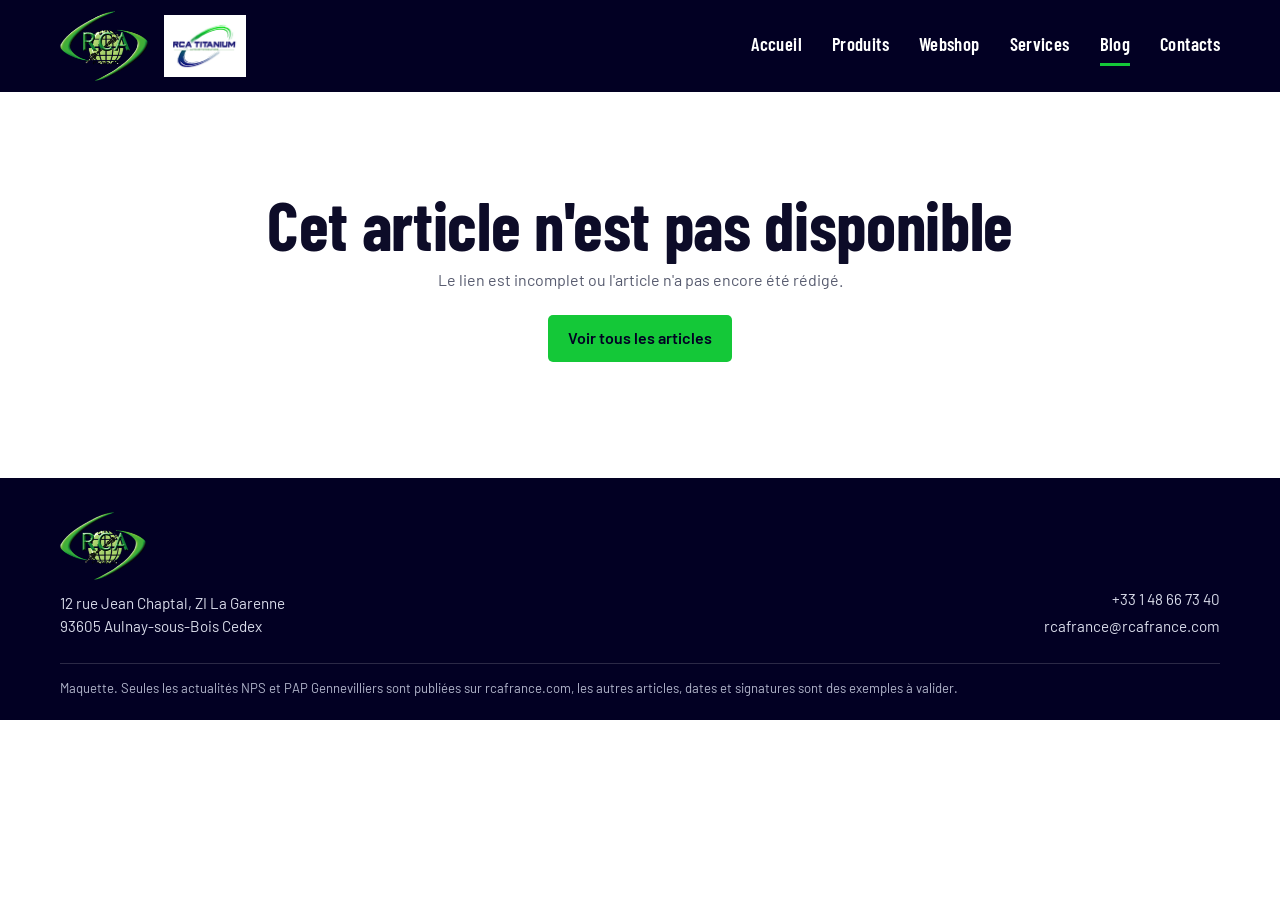
<file: rca-france-blog/article.html>
<!doctype html>
<html lang="fr">
<head>
<meta charset="utf-8">
<meta name="viewport" content="width=device-width, initial-scale=1">
<meta name="robots" content="noindex, nofollow">
<title>Article, blog RCA France</title>
<meta name="description" content="Maquette d'un article du blog RCA France.">
<link rel="icon" href="assets/logos/logo-rca.png">
<link rel="preconnect" href="https://fonts.googleapis.com">
<link rel="preconnect" href="https://fonts.gstatic.com" crossorigin>
<link href="https://fonts.googleapis.com/css2?family=Barlow+Condensed:wght@500;600;700&family=Barlow:wght@400;500;600&display=swap" rel="stylesheet">
<link rel="stylesheet" href="styles.css">
</head>
<body>
<a class="skip" href="#main">Aller au contenu</a>

<header class="site-head">
  <div class="wrap head-in">
    <div class="logos">
      <a href="https://www.rcafrance.com/" aria-label="RCA France, accueil"><img src="assets/logos/logo-rca.png" alt="RCA France" width="172" height="135" class="logo-rca"></a>
      <img src="assets/logos/logo-rca-titanium.png" alt="RCA Titanium" class="logo-ti">
    </div>
    <button class="menu-btn" type="button" aria-expanded="false" aria-controls="mainNav">Menu</button>
    <nav id="mainNav" class="main-nav" aria-label="Navigation principale">
      <a href="https://www.rcafrance.com/">Accueil</a>
      <a href="https://www.rcafrance.com/produits/transmissions-neuves/">Produits</a>
      <a href="http://rcaboutique.hypercomm.fr/">Webshop</a>
      <a href="https://www.rcafrance.com/services-rca-france/">Services</a>
      <a href="index.html" aria-current="page">Blog</a>
      <a href="https://www.rcafrance.com/contacts/">Contacts</a>
    </nav>
  </div>
</header>

<main id="main" tabindex="-1"></main>

<footer class="site-foot">
  <div class="wrap foot-in">
    <div>
      <img src="assets/logos/logo-rca.png" alt="RCA France" width="86" height="68">
      <address>12 rue Jean Chaptal, ZI La Garenne<br>93605 Aulnay-sous-Bois Cedex</address>
    </div>
    <div class="foot-contact">
      <a href="tel:+33148667340">+33 1 48 66 73 40</a>
      <a href="mailto:rcafrance@rcafrance.com">rcafrance@rcafrance.com</a>
    </div>
  </div>
  <p class="wrap demo">Maquette. Seules les actualités NPS et PAP Gennevilliers sont publiées sur rcafrance.com, les autres articles, dates et signatures sont des exemples à valider.</p>
</footer>

<svg width="0" height="0" style="position:absolute" aria-hidden="true">
  <defs>
    <symbol id="i-out" viewBox="0 0 24 24"><path d="M7 17 17 7M8 7h9v9"/></symbol>
    <symbol id="i-left" viewBox="0 0 24 24"><path d="M20 12H4m6-6-6 6 6 6"/></symbol>
    <symbol id="i-right" viewBox="0 0 24 24"><path d="M4 12h16m-6-6 6 6-6 6"/></symbol>
  </defs>
</svg>
<script src="app.js"></script>
<script src="article.js"></script>
</body>
</html>
</file>
<file: rca-france/styles.css>
:root{
  --night:#020023; --ink:#0d0c28; --indigo:#2b2a80;
  --green:#14c838; --green-hover:#10ad30; --green-deep:#0b7f27;
  --line:#e2e4ec; --mist:#f4f5f9; --muted:#565a6e; --white:#fff; --danger:#b3261e;
  --display:"Barlow Condensed","Arial Narrow",Arial,sans-serif;
  --body:Barlow,"Segoe UI",Arial,sans-serif;
  --r-s:6px; --r-m:10px; --r-l:16px;
}
*{box-sizing:border-box}
html{scroll-behavior:smooth;-webkit-text-size-adjust:100%}
body{margin:0;background:var(--white);color:var(--ink);font:400 16px/1.5 var(--body)}
img{display:block;max-width:100%;height:auto}
a{color:inherit;text-decoration:none}
button,input,select,textarea{font:inherit;color:inherit}
button{cursor:pointer;background:none;border:0;padding:0}
h1,h2,h3,p,ul{margin:0}
ul{padding:0;list-style:none}
address{font-style:normal}
main{display:block;outline:0;min-height:50vh}
:focus-visible{outline:3px solid var(--indigo);outline-offset:2px}
.footer :focus-visible,.topbar :focus-visible,.hero :focus-visible,.promo :focus-visible{outline-color:var(--green)}
.wrap{width:min(1240px,100% - 40px);margin-inline:auto}
.sr{position:absolute;width:1px;height:1px;overflow:hidden;clip-path:inset(50%);white-space:nowrap}
.skip{position:absolute;left:12px;top:-60px;z-index:50;background:var(--green);color:var(--night);padding:8px 14px;border-radius:var(--r-s)}
.skip:focus{top:8px}
.i{width:20px;height:20px;fill:none;stroke:currentColor;stroke-width:1.8;stroke-linecap:round;stroke-linejoin:round;flex:none}
.i-lg{width:24px;height:24px}

/* Top */
.topbar{background:var(--night);color:#d9dbe8;font-size:13.5px}
.topbar-in{display:flex;justify-content:space-between;align-items:center;gap:20px;min-height:36px}
.topbar-links{display:flex;align-items:center;gap:18px;flex:none}
.topbar a:hover{color:var(--white)}

.header{background:var(--white);position:relative;z-index:10}
.header-in{display:flex;align-items:center;gap:26px;padding:12px 0}
.logo img{height:68px;width:auto}
.search{flex:1;display:flex;align-items:center;min-width:220px;max-width:600px;height:46px;border:1px solid var(--line);border-radius:23px;padding:4px;background:var(--white)}
.search:focus-within{border-color:var(--indigo)}
.search select{border:0;background:transparent;width:150px;padding:0 8px 0 14px;border-right:1px solid var(--line);font-size:14px;height:100%;outline-offset:-2px}
.search input{flex:1;min-width:0;border:0;padding:0 12px;height:100%;background:transparent;font-size:15px;outline:0}
.search button{width:36px;height:36px;border-radius:50%;background:var(--night);color:var(--white);display:grid;place-items:center;flex:none}
.search button:hover{background:var(--indigo)}
.search button .i{width:17px;height:17px}
.head-call{display:flex;align-items:center;gap:9px;margin-left:auto;line-height:1.2;flex:none}
.head-call small{display:block;color:var(--muted);font-size:12.5px}
.head-call b{font-size:16px}
.head-actions{display:flex;gap:22px;flex:none}
.head-actions a,.head-actions button{display:flex;flex-direction:column;align-items:center;gap:2px;font-size:12.5px;color:var(--muted)}
.head-actions .i{color:var(--ink)}
.head-actions a:hover,.head-actions button:hover{color:var(--ink)}
.cart-ico{position:relative;display:block}
.cart-ico b{position:absolute;top:-6px;right:-9px;min-width:17px;height:17px;padding:0 4px;border-radius:9px;background:var(--green);color:var(--night);font-size:11px;line-height:17px;text-align:center}
.mainnav{border-block:1px solid var(--line)}
.mainnav-in{display:flex;align-items:center;justify-content:space-between;gap:20px}
#mainNav{display:flex;overflow-x:auto;scrollbar-width:none}
#mainNav::-webkit-scrollbar{display:none}
#mainNav a{padding:12px 13px;font-size:15px;font-weight:500;white-space:nowrap;border-bottom:3px solid transparent}
#mainNav a:hover{color:var(--green-deep)}
#mainNav a[aria-current=page]{background:var(--night);color:var(--white);border-bottom-color:var(--green)}

/* Buttons */
.btn{display:inline-flex;align-items:center;justify-content:center;gap:8px;min-height:44px;padding:9px 20px;border-radius:var(--r-s);background:var(--green);color:var(--night);font-weight:700;font-size:15px;transition:background .15s}
.btn:hover{background:var(--green-hover)}
.btn-pill{border-radius:20px;min-height:34px;padding:5px 16px;font-size:14px;flex:none;white-space:nowrap}
.btn-wide{width:100%}
.btn-ghost{background:transparent;border:1px solid var(--line);color:var(--ink)}
.btn-ghost:hover{background:var(--mist)}
.icon-btn{width:36px;height:36px;display:grid;place-items:center;border-radius:50%;border:1px solid var(--line);background:var(--white);color:var(--ink)}
.icon-btn:hover{background:var(--mist)}
.linklike{color:inherit;text-align:left}
.linklike:hover{color:var(--white);text-decoration:underline}

/* Hero */
.home-top{padding-top:20px}
.hero{position:relative;height:440px;border-radius:var(--r-l);overflow:hidden;background:var(--night);color:var(--white)}
.slide{position:absolute;inset:0;opacity:0;visibility:hidden;transition:opacity .5s}
.slide.on{opacity:1;visibility:visible}
.slide-img{position:absolute;inset:0 0 0 34%;background-size:cover;background-color:var(--ink);-webkit-mask-image:linear-gradient(90deg,transparent,#000 26%);mask-image:linear-gradient(90deg,transparent,#000 26%)}
.slide-txt{position:relative;z-index:1;width:min(520px,56%);padding:48px 0 0 56px}
.slide-txt h1,.slide-txt h2{font:600 54px/1.04 var(--display)}
.slide-rule{width:130px;height:3px;background:var(--green);margin:18px 0}
.slide-txt .sub{font:600 24px/1.2 var(--display);color:var(--green);margin-bottom:12px}
.slide-txt ul{margin-bottom:22px;font-size:16px}
.slide-txt li{display:flex;gap:8px;align-items:center;margin-bottom:3px}
.slide-txt li .i{width:16px;height:16px;color:var(--green)}
.hero-ctl{position:absolute;right:22px;bottom:50px;z-index:2;display:flex;align-items:flex-end;gap:7px}
.hero-ctl button.th{width:76px;aspect-ratio:4/3;border-radius:var(--r-s);border:2px solid rgba(255,255,255,.3);background-color:var(--ink);background-repeat:no-repeat}
.hero-ctl button.th[aria-current=true]{border-color:var(--green)}
.hero-ctl .pause{width:32px;height:32px;display:grid;place-items:center;border-radius:50%;background:rgba(2,0,35,.75);color:var(--white)}
.hero-ctl .pause .i{width:15px;height:15px}

/* Finder */
.finder{position:relative;z-index:3;margin:-34px 34px 0;padding:18px 22px 20px;background:var(--white);border:1px solid var(--line);border-top:4px solid var(--green);border-radius:var(--r-m);box-shadow:0 14px 30px rgba(2,0,35,.12)}
.finder h2{font:600 24px/1.2 var(--display);margin-bottom:10px}
.finder-row{display:grid;grid-template-columns:repeat(3,1fr) auto;gap:10px}
.field label,.finder-row label{display:block;font-size:13.5px;font-weight:600;margin-bottom:4px}
select,input[type=text],input[type=email],input[type=tel],textarea{width:100%;min-height:44px;padding:9px 11px;background:var(--white);border:1px solid #c9ccd9;border-radius:var(--r-s)}
.search select,.search input{min-height:0;border-radius:0;border-width:0}
.search select{border-right:1px solid var(--line)}
select:disabled{background:var(--mist);color:#8a8da0}
.finder-row .btn{align-self:end}

/* Sections */
.section{padding:44px 0 0}
.sec-head{display:flex;align-items:center;justify-content:space-between;gap:14px;padding-bottom:10px;margin-bottom:18px;border-bottom:1px solid var(--line)}
.sec-head h2{display:flex;align-items:center;gap:9px;font:600 29px/1.1 var(--display)}
.chev{display:inline-flex;color:var(--green)}
.chev svg{width:12px;height:18px;margin-right:-5px;fill:none;stroke:currentColor;stroke-width:3;stroke-linecap:round;stroke-linejoin:round}
.chev{padding-right:6px}
.arrows{display:flex;gap:6px}
.arrows .icon-btn{width:32px;height:32px}
.arrows .i{width:15px;height:15px}
.rail{display:grid;grid-auto-flow:column;gap:16px;overflow-x:auto;scroll-snap-type:x mandatory;scrollbar-width:none;padding:2px}
.rail::-webkit-scrollbar{display:none}
.rail>*{scroll-snap-align:start}
.rail-cats{grid-auto-columns:calc((100% - 80px)/6)}
.rail-prods{grid-auto-columns:calc((100% - 64px)/5)}

/* Media crops */
.media{aspect-ratio:4/3;background-color:var(--ink);background-repeat:no-repeat;border-radius:var(--r-s)}

.cat-card{display:block;text-align:center}
.cat-card .media{border-radius:var(--r-m);margin-bottom:9px}
.cat-card:hover .media{box-shadow:0 0 0 2px var(--green)}
.cat-card b{display:block;font-size:15px;line-height:1.25}
.cat-card small{color:var(--muted);font-size:13.5px}

.promos{display:grid;grid-template-columns:1fr 1fr;gap:16px}
.promo{position:relative;display:flex;align-items:center;min-height:200px;padding:26px 30px;overflow:hidden;border-radius:var(--r-m);background:var(--night);color:var(--white)}
.promo-img{position:absolute;inset:0 0 0 38%;background-size:cover;-webkit-mask-image:linear-gradient(90deg,transparent,#000 40%);mask-image:linear-gradient(90deg,transparent,#000 40%)}
.promo>div:last-child{position:relative;max-width:60%}
.promo h3{font:600 34px/1.05 var(--display);margin-bottom:6px}
.promo p{font-size:15px;margin-bottom:13px}
.promo .btn{min-height:38px;padding:6px 15px;font-size:14px}

/* Product card */
.card{position:relative;display:flex;flex-direction:column;padding:9px 9px 12px;background:var(--white);border:1px solid var(--line);border-radius:var(--r-m);min-width:0}
.card:hover{border-color:#b9bdd0}
.card .media{display:block;margin-bottom:10px}
.badge{position:absolute;top:15px;left:15px;padding:1px 8px;border-radius:4px;background:var(--green);color:var(--night);font-size:12.5px;font-weight:700}
.badge.fit{background:var(--white)}
.fav{position:absolute;top:15px;right:15px;width:32px;height:32px;display:grid;place-items:center;border-radius:50%;background:rgba(255,255,255,.94);color:var(--ink)}
.fav .i{width:17px;height:17px}
.fav[aria-pressed=true] .i{fill:var(--green-deep);stroke:var(--green-deep)}
.card h3{font-size:15px;font-weight:600;line-height:1.3;margin-bottom:3px}
.card h3 a:hover{color:var(--green-deep)}
.ref{color:var(--muted);font-size:13px}
.stock{display:flex;align-items:center;gap:5px;font-size:13px;font-weight:500;color:var(--green-deep);margin-top:3px}
.stock::before{content:"";width:7px;height:7px;border-radius:50%;background:currentColor}
.stock.out{color:var(--muted)}
.card-foot{margin-top:auto;padding-top:9px;display:flex;align-items:center;justify-content:space-between;gap:8px;flex-wrap:wrap}
.price{font:700 21px/1 var(--display)}
.price small{font:500 12px var(--body);color:var(--muted);margin-left:3px}
.add{min-height:38px;padding:5px 12px;font-size:14px}

/* Brand + news */
.duo{display:grid;grid-template-columns:5fr 7fr;gap:16px}
.brand-panel{display:flex;gap:20px;align-items:center;padding:20px;border:1px solid var(--line);border-radius:var(--r-m)}
.brand-panel img{width:190px;flex:none}
.brand-panel h3{font:600 26px/1.1 var(--display);margin-bottom:6px}
.brand-panel p{font-size:15px;color:var(--muted)}
.news-list{display:grid;grid-template-columns:1fr 1fr;gap:16px}
.news-item{display:flex;flex-direction:column;align-items:flex-start;gap:5px;padding:20px;background:var(--mist);border-radius:var(--r-m)}
.news-item time{font-size:13.5px;color:var(--muted)}
.news-item h3{font:600 24px/1.1 var(--display)}
.news-item a{margin-top:auto;font-weight:600;font-size:14.5px;color:var(--green-deep);text-decoration:underline;text-underline-offset:3px}

.trust{display:grid;grid-template-columns:repeat(4,1fr);gap:20px;padding:34px 0 96px;margin-top:40px;border-top:1px solid var(--line)}
.trust div{display:flex;gap:11px;align-items:flex-start}
.trust .i{width:30px;height:30px;color:var(--green-deep)}
.trust b{display:block;line-height:1.25}
.trust span{font-size:14px;color:var(--muted)}

/* Footer */
.footer{background:var(--night);color:#ccd0e0;margin-top:70px}
main:has(.trust){margin-bottom:-70px}
.news{position:relative;top:-46px;display:flex;align-items:center;justify-content:space-between;gap:24px;padding:22px 28px;background:var(--white);color:var(--ink);border:1px solid var(--line);border-radius:var(--r-m);box-shadow:0 12px 26px rgba(2,0,35,.14)}
.news h2{font:600 26px/1.1 var(--display)}
.news p{font-size:14.5px;color:var(--muted)}
.news-field{display:flex;gap:8px;flex:0 1 460px}
.foot-grid{display:grid;grid-template-columns:1.3fr 1.2fr 1fr 1fr;gap:30px;padding:0 0 38px;font-size:14.5px}
.foot-grid h3{font:600 21px/1.2 var(--display);color:var(--white);margin-bottom:9px}
.foot-grid li{margin-bottom:5px}
.foot-grid a:hover{color:var(--white);text-decoration:underline}
.foot-grid p{margin-top:9px}
.foot-bar{background:var(--green);color:var(--night);font-size:13.5px;font-weight:500}
.foot-bar-in{display:flex;justify-content:space-between;align-items:center;gap:14px;flex-wrap:wrap;padding:8px 0}
.pay{display:flex;gap:6px;flex-wrap:wrap}
.pay i{font-style:normal;background:var(--white);padding:1px 8px;border-radius:3px;font-size:12.5px;font-weight:600}

/* Catalogue */
.crumbs{display:flex;flex-wrap:wrap;gap:6px;padding:16px 0 6px;font-size:14px;color:var(--muted)}
.crumbs a:hover{color:var(--ink);text-decoration:underline}
.page-title{font:600 42px/1.08 var(--display);margin-bottom:6px}
.page-intro{max-width:68ch;color:var(--muted);margin-bottom:18px}
.veh-bar{display:flex;justify-content:space-between;align-items:center;gap:12px;flex-wrap:wrap;padding:10px 14px;margin-bottom:18px;background:var(--night);color:var(--white);border-radius:var(--r-s);border-left:4px solid var(--green)}
.veh-bar button{text-decoration:underline;text-underline-offset:3px;font-size:14px}
.shop{display:grid;grid-template-columns:230px 1fr;gap:28px;align-items:start;padding-bottom:20px}
.filters h2{font:600 21px/1.2 var(--display);margin:0 0 7px}
.filters section{padding-bottom:15px;margin-bottom:15px;border-bottom:1px solid var(--line)}
.filters a{display:flex;justify-content:space-between;padding:4px 0;font-size:14.5px}
.filters a:hover{color:var(--green-deep)}
.filters a[aria-current=true]{font-weight:700;color:var(--green-deep)}
.filters a small{color:var(--muted);font-size:13px}
.check{display:flex;gap:8px;align-items:center;padding:4px 0;font-size:14.5px;cursor:pointer}
.check input,.radio input{accent-color:var(--green-deep);width:17px;height:17px;flex:none}
.shop>*{min-width:0}
.shop-bar{display:flex;align-items:center;justify-content:space-between;gap:12px;margin-bottom:13px}
.shop-bar select{width:auto;min-height:38px;padding:5px 9px;font-size:14px}
.grid{display:grid;grid-template-columns:repeat(4,1fr);gap:14px}
.empty{padding:44px 22px;text-align:center;background:var(--mist);border-radius:var(--r-m)}
.empty h2{font:600 27px/1.1 var(--display);margin-bottom:5px}
.empty p{color:var(--muted);margin-bottom:14px}

/* Product */
.pdp{display:grid;grid-template-columns:1.1fr 1fr;gap:38px;padding:8px 0 20px}
.gallery .main{border-radius:var(--r-m)}
.thumbs{display:grid;grid-template-columns:repeat(4,1fr);gap:9px;margin-top:9px}
.thumbs button{display:block;border-radius:var(--r-s);border:2px solid transparent}
.thumbs button[aria-pressed=true]{border-color:var(--green-deep)}
.pdp h1{font:600 38px/1.08 var(--display);margin:3px 0 7px}
.chips{display:flex;flex-wrap:wrap;gap:6px;margin:13px 0}
.chips span{padding:3px 10px;background:var(--mist);border-radius:4px;font-size:13.5px;font-weight:600}
.price-row{display:flex;align-items:center;justify-content:space-between;gap:14px;margin:12px 0 3px}
.pdp .price{font-size:38px}
.pdp .price small{font-size:14px}
.tax{display:flex;flex:none;border:1px solid #c9ccd9;border-radius:var(--r-s);overflow:hidden}
.tax button{min-width:52px;min-height:40px;padding:4px 10px;font-weight:600;font-size:14px}
.tax button:hover{background:var(--mist)}
.tax button[aria-pressed=true]{background:var(--night);color:var(--white)}
.buy{display:flex;gap:9px;margin:15px 0}
.buy .btn{flex:1}
.qty{display:inline-flex;align-items:center;border:1px solid #c9ccd9;border-radius:var(--r-s);flex:none}
.qty button{width:36px;height:42px;font-size:18px}
.qty button:hover{background:var(--mist)}
.qty output,.qty span{min-width:30px;text-align:center;font-weight:600}
.qty.sm button{width:30px;height:32px}
.ticks li{display:flex;gap:8px;margin-bottom:4px;font-size:15px}
.ticks .i{width:17px;height:17px;margin-top:3px;color:var(--green-deep)}
.fits{margin-top:18px}
.fits h2,.pdp-sec h2{font:600 23px/1.2 var(--display);margin-bottom:6px}
.fits li{padding:7px 0;border-bottom:1px solid var(--line);font-size:15px}
.fits li.me{font-weight:700;color:var(--green-deep)}

/* Cart / checkout */
.cart-layout{display:grid;grid-template-columns:1fr 340px;gap:30px;align-items:start;padding:6px 0 20px}
.line{display:grid;grid-template-columns:84px 1fr auto;gap:12px;align-items:center;padding:11px 0;border-bottom:1px solid var(--line)}
.line b{display:block;font-weight:600;font-size:15px;line-height:1.3}
.line-end{display:flex;flex-direction:column;align-items:flex-end;gap:5px}
.line-meta{display:flex;align-items:center;gap:12px;margin-top:5px}
.rm{font-size:13.5px;color:var(--muted);text-decoration:underline;text-underline-offset:2px}
.rm:hover{color:var(--danger)}
.summary{padding:20px;background:var(--mist);border-radius:var(--r-m);position:sticky;top:12px}
.summary h2{font:600 25px/1.1 var(--display);margin-bottom:11px}
.sum{display:flex;justify-content:space-between;padding:4px 0;font-size:15px}
.sum.total{font-weight:700;font-size:18px;padding-top:10px;margin:7px 0 13px;border-top:1px solid #cfd2df}
.form-sec{margin-bottom:26px}
.form-sec h2{font:600 25px/1.1 var(--display);margin-bottom:11px}
.form-grid{display:grid;grid-template-columns:1fr 1fr;gap:12px}
.form-grid .full{grid-column:1/-1}
.radio{display:flex;gap:10px;align-items:flex-start;padding:11px 13px;border:1px solid var(--line);border-radius:var(--r-s);margin-bottom:7px;cursor:pointer}
.radio:has(input:checked){border-color:var(--green-deep);background:#f1fbf3}
.radio b{display:block;font-weight:600;line-height:1.3}
.radio small{color:var(--muted);font-size:13.5px}
.radio em{margin-left:auto;font-style:normal;font-weight:600;white-space:nowrap}
.done{max-width:620px;margin:50px auto 30px;text-align:center}
.done .i{width:50px;height:50px;padding:10px;border-radius:50%;background:var(--green);color:var(--night);margin-bottom:12px}
.done p{color:var(--muted);margin:8px 0 18px}

/* Services + account */
.svc{display:grid;grid-template-columns:repeat(3,1fr);gap:16px;padding-bottom:20px}
.svc article{padding:22px;border:1px solid var(--line);border-top:3px solid var(--green);border-radius:var(--r-s)}
.svc h2{font:600 26px/1.1 var(--display);margin-bottom:10px}
.table-wrap{overflow-x:auto}
table{width:100%;border-collapse:collapse;font-size:15px}
th,td{padding:11px 10px;text-align:left;border-bottom:1px solid var(--line);white-space:nowrap}
th{font-weight:600;color:var(--muted);font-size:13.5px}
td .btn{min-height:34px;padding:3px 12px;font-size:13.5px}

/* Dialogs */
dialog{border:0;padding:0;color:inherit}
dialog::backdrop{background:rgba(2,0,35,.55)}
.drawer{margin:0 0 0 auto;width:min(430px,100vw);max-width:100vw;height:100dvh;max-height:100dvh}
#cartDrawerBody{display:flex;flex-direction:column;height:100%;padding:18px 20px}
.modal-head{display:flex;justify-content:space-between;align-items:center;margin-bottom:10px}
.modal-head h2{font:600 28px/1.1 var(--display)}
.drawer-lines{flex:1;overflow-y:auto}
.drawer-foot .btn{margin-top:7px}
.modal{width:min(480px,100vw - 28px);border-radius:var(--r-m)}
.modal form{padding:20px}
.modal label{display:block;font-size:14px;font-weight:600;margin-bottom:5px}
.modal textarea{font-size:15px;resize:vertical}
.quick-result{min-height:22px;margin:7px 0;font-size:14px;color:var(--danger)}
.toast{position:fixed;left:50%;bottom:22px;z-index:60;transform:translate(-50%,20px);padding:10px 17px;border-radius:var(--r-s);background:var(--night);color:var(--white);font-size:14.5px;border-left:4px solid var(--green);opacity:0;pointer-events:none;transition:.2s;max-width:calc(100vw - 28px)}
.toast.on{opacity:1;transform:translate(-50%,0)}

@media (max-width:1100px){
  .head-call{display:none}
  .head-actions{margin-left:auto}
  .grid{grid-template-columns:repeat(3,1fr)}
  .rail-cats{grid-auto-columns:calc((100% - 48px)/4)}
  .rail-prods{grid-auto-columns:calc((100% - 32px)/3)}
  .duo{grid-template-columns:1fr}
  .trust{grid-template-columns:1fr 1fr}
}
@media (max-width:800px){
  .demo-note{font-size:12.5px;line-height:1.25;padding:5px 0}
  .topbar a{display:none}
  .header-in{flex-wrap:wrap;gap:10px 14px}
  .logo img{height:52px}
  .search{order:3;flex:1 0 100%;max-width:none}
  .search select{display:none}
  .mainnav-in{gap:8px}
  .hero{height:430px}
  .slide-img{inset:42% 0 0 0;-webkit-mask-image:linear-gradient(180deg,transparent,#000 30%);mask-image:linear-gradient(180deg,transparent,#000 30%)}
  .slide-txt{width:auto;padding:24px 20px 0}
  .slide-txt h1,.slide-txt h2{font-size:38px}
  .slide-rule{margin:10px 0}
  .slide-txt .sub{font-size:20px;margin-bottom:10px}
  .slide-txt ul{display:none}
  .hero-ctl{right:14px;bottom:32px}
  .hero-ctl button.th{width:44px}
  .finder{margin:-20px 10px 0;padding:14px}
  .finder-row{grid-template-columns:1fr}
  .promos,.news-list,.pdp,.cart-layout,.shop,.svc{grid-template-columns:1fr}
  .summary{position:static}
  .grid{grid-template-columns:1fr 1fr;gap:10px}
  .rail-cats{grid-auto-columns:42%}
  .rail-prods{grid-auto-columns:62%}
  .promo>div:last-child{max-width:72%}
  .filters h2{position:absolute;width:1px;height:1px;overflow:hidden;clip-path:inset(50%)}
  .filters section{padding:0;margin:0 0 10px;border:0}
  .filters section:first-child{display:flex;gap:6px;overflow-x:auto;scrollbar-width:none;margin-inline:-16px;padding-inline:16px}
  .filters section:first-child a{flex:none;gap:6px;padding:6px 11px;border:1px solid var(--line);border-radius:18px;white-space:nowrap}
  .filters section:first-child a[aria-current=true]{background:var(--night);border-color:var(--night);color:var(--white)}
  .filters section:first-child a[aria-current=true] small{color:#c9cce0}
  .filters section:last-child{display:grid;grid-template-columns:1fr 1fr;column-gap:10px}
  .news{flex-direction:column;align-items:stretch;padding:18px}
  .news-field{flex:auto}
  .foot-grid{grid-template-columns:1fr 1fr}
  .page-title{font-size:34px}
  .pdp h1{font-size:32px}
  .brand-panel{flex-direction:column;align-items:flex-start}
}
@media (max-width:480px){
  .wrap{width:calc(100% - 32px)}
  .head-actions{gap:13px}
  .head-actions span:not(.cart-ico){font-size:0}
  .head-actions span b{display:none}
  .head-actions .cart-ico b{display:block;font-size:11px}
  .btn-pill{padding:5px 11px;font-size:13px}
  .card-foot .add{width:100%}
  .trust{grid-template-columns:1fr}
  .form-grid{grid-template-columns:1fr}
  .form-grid .full{grid-column:auto}
  .line{grid-template-columns:62px 1fr}
  .line-end{grid-column:2;flex-direction:row;justify-content:space-between;align-items:center;width:100%}
}
@media (prefers-reduced-motion:reduce){
  html{scroll-behavior:auto}
  *{transition:none!important}
}
</file>
<file: sport-garage-78/css/style.css>
/* Sport Garage 78 — v2 : atelier moto, anthracite + bleu pétrole */
:root{
  --k-950:#0e0f11; --k-900:#16181c; --k-800:#1f2227; --k-700:#2b2f35; --k-600:#3a3f46;
  --steel:#b9c0c8; --steel-2:#a3abb4;
  --accent:#0f6b75; --accent-hover:#158a96; --accent-ink:#0a4f57;
  --paper:#f3f2ee; --paper-2:#e7e5df; --white:#fff;
  --text:#17191d; --muted:#4a5058; --line:#d9d6ce;
  --radius:4px; --wrap:1200px;
  --f-head:"Archivo", system-ui, sans-serif;
  --f-body:"Manrope", system-ui, sans-serif;
  --fab-h:0px;
}
*,*::before,*::after{box-sizing:border-box}
html{scroll-behavior:smooth;-webkit-text-size-adjust:100%;scroll-padding-top:90px}
body{margin:0;font-family:var(--f-body);font-size:1.0625rem;line-height:1.65;color:var(--text);background:var(--white);overflow-x:hidden}
img{max-width:100%;height:auto;display:block}
a{color:var(--accent-ink);text-underline-offset:3px}
a:not(.btn):hover{text-decoration-thickness:2px}
.on-dark a:not(.btn){color:#fff}
.on-dark a:not(.btn):hover{color:var(--accent)}
h1,h2,h3{font-family:var(--f-head);line-height:1.1;letter-spacing:-.015em;margin:0 0 .6em;color:var(--k-900)}
h1{font-size:clamp(2.15rem,5vw,3.9rem);font-weight:800}
h2{font-size:clamp(1.7rem,3.2vw,2.5rem);font-weight:800}
h3{font-size:1.2rem;font-weight:700}
p{margin:0 0 1em}
.on-dark h1,.on-dark h2,.on-dark h3{color:#fff}
.wrap{width:100%;max-width:calc(var(--wrap) + 2.5rem);margin-inline:auto;padding-inline:1.25rem}
.skip{position:absolute;left:-999px;top:0;z-index:200;background:var(--accent);color:#fff;font-weight:800;padding:.85rem 1.1rem}
.skip:focus{left:1rem;top:1rem}
:focus-visible{outline:3px solid var(--accent-ink);outline-offset:3px}
.on-dark :focus-visible,.topbar :focus-visible,.site-header :focus-visible,.cta-band :focus-visible{outline-color:var(--accent)}
.cta-band :focus-visible{outline-color:#fff}
.eyebrow{display:inline-flex;align-items:center;gap:.6rem;font-family:var(--f-head);font-size:.8125rem;font-weight:800;letter-spacing:.14em;text-transform:uppercase;color:var(--accent-ink);margin-bottom:.9rem}
.eyebrow::before{content:"";width:22px;height:3px;background:currentColor}
.on-dark .eyebrow{color:var(--accent)}
.lead{font-size:1.1875rem;color:var(--muted);max-width:62ch}
.on-dark .lead{color:var(--steel)}
.icon{width:1.25em;height:1.25em;flex:none}
.sr-only{position:absolute;width:1px;height:1px;padding:0;margin:-1px;overflow:hidden;clip:rect(0,0,0,0);white-space:nowrap;border:0}

/* Note Google */
.rating{display:inline-flex;align-items:center;gap:.55rem;font-weight:700;line-height:1.2}
.stars{display:inline-flex;gap:2px;color:#fbbc04}
.stars svg{width:16px;height:16px}
.rating-score{font-family:var(--f-head);font-weight:800;color:#fff}
.rating-count{color:var(--steel);font-weight:600}
.rating-card{display:inline-flex;align-items:center;gap:1rem;margin-top:2.25rem;padding:.9rem 1.2rem;background:rgba(14,15,17,.82);border:1px solid var(--k-600);border-left:4px solid var(--accent)}
.rating-card .stars svg{width:20px;height:20px}
.rating-card .rating-score{font-size:1.6rem}
.rating-card .rating-text{display:flex;flex-direction:column;gap:.2rem}

.rating-card{flex-wrap:wrap;row-gap:.55rem}
.google-avis-hero{width:100%;font-family:var(--f-head);font-size:.95rem;font-weight:800;letter-spacing:.01em;color:#fff}
.google-avis-hero .google-g{width:22px;height:22px}
.google-avis-label{white-space:nowrap}

.google-avis{display:inline-flex;align-items:center;gap:.35rem;font-weight:700}
.google-avis .google-g{flex:none;display:block}
.rating-count .google-avis{font-weight:700;color:inherit}
.rating-card .google-avis .google-g{width:20px;height:20px}


/* Bandeau supérieur */
.topbar{background:var(--k-950);color:var(--steel);font-size:.875rem;border-bottom:1px solid var(--k-800)}
.topbar .wrap{display:flex;justify-content:space-between;align-items:center;gap:.25rem 1.5rem;flex-wrap:wrap;min-height:44px}
.topbar-info{font-weight:600}
.topbar a{color:#fff;font-weight:800;display:inline-flex;align-items:center;gap:.4rem;min-height:44px;text-decoration:none}
.topbar a:hover{color:var(--accent)}
.topbar a .icon{color:var(--accent)}

/* En-tête */
.site-header{background:var(--k-900);position:sticky;top:0;z-index:1100;border-bottom:3px solid var(--accent)}
.site-header .wrap{display:flex;align-items:center;gap:1.25rem;min-height:74px}
.brand{display:flex;align-items:center;gap:.7rem;text-decoration:none;color:#fff;font-family:var(--f-head);font-weight:800;font-size:1.2rem;letter-spacing:-.01em;min-height:44px;line-height:1.15}
.brand:hover{color:#fff}
.brand-mark{width:42px;height:42px;flex:none}
.brand small{display:block;font-family:var(--f-body);font-weight:600;font-size:.75rem;color:var(--steel);letter-spacing:0}
.main-nav{margin-left:auto}
.main-nav ul{list-style:none;margin:0;padding:0;display:flex;gap:.15rem;align-items:center}
.main-nav a{display:flex;align-items:center;min-height:44px;padding:0 .8rem;text-decoration:none;color:#fff;font-weight:700;font-size:.97rem}
.main-nav a:hover{color:var(--accent)}
.main-nav a[aria-current="page"]{box-shadow:inset 0 -3px 0 var(--accent)}
.main-nav .nav-cta a{background:var(--accent);color:#fff;padding:0 1.2rem;margin-left:.5rem}
.main-nav .nav-cta a:hover{background:var(--accent-hover);color:#fff}
.main-nav .nav-cta a[aria-current="page"]{box-shadow:inset 0 -3px 0 var(--k-950)}
.nav-toggle{display:none}
.header-phone{display:none}

/* Boutons */
.btn{display:inline-flex;align-items:center;justify-content:center;gap:.55rem;min-height:52px;padding:.7rem 1.5rem;border-radius:var(--radius);font-weight:800;font-size:1rem;text-decoration:none;border:2px solid transparent;cursor:pointer;font-family:inherit;line-height:1.2;text-align:center;transition:background-color .15s,color .15s,border-color .15s}
.btn-accent{background:var(--accent);color:#fff}
.btn-accent:hover{background:var(--accent-hover);color:#fff}
.btn-ghost{background:rgba(14,15,17,.55);color:#fff;border-color:rgba(255,255,255,.55)}
.btn-ghost:hover{border-color:#fff;background:rgba(14,15,17,.8);color:#fff}
.btn-dark{background:var(--k-900);color:#fff}
.btn-dark:hover{background:var(--k-700);color:#fff}
.btn-outline{border-color:var(--k-900);color:var(--k-900);background:transparent}
.btn-outline:hover{background:var(--k-900);color:#fff}
.btn-row{display:flex;flex-wrap:wrap;gap:.75rem}

/* Hero accueil */
.hero{position:relative;color:#fff;background:var(--k-950);overflow:hidden;isolation:isolate}
.hero-media{position:absolute;inset:0;z-index:-1}
.hero-media img{width:100%;height:100%;object-fit:cover;object-position:65% center}
.hero-media::after{content:"";position:absolute;inset:0;background:linear-gradient(90deg,rgba(10,11,13,.94) 0%,rgba(10,11,13,.86) 38%,rgba(10,11,13,.45) 72%,rgba(10,11,13,.25) 100%)}
.hero .wrap{position:relative;padding-block:clamp(4rem,9vw,7.5rem) clamp(3.5rem,7vw,5.5rem)}
.hero h1{max-width:16ch}
.hl{color:var(--accent)}
.hero-text{max-width:54ch;font-size:1.15rem;color:#e3e6ea}
.checks{list-style:none;margin:1.4rem 0 2rem;padding:0;display:grid;grid-template-columns:repeat(2,minmax(0,max-content));gap:.6rem 2rem}
.checks li{display:flex;gap:.55rem;align-items:flex-start;font-weight:700}
.checks .icon{color:var(--accent);margin-top:.2em}

/* Atouts */
.values{background:var(--paper);border-bottom:1px solid var(--paper-2)}
.values .wrap{display:grid;grid-template-columns:repeat(4,1fr);gap:0;padding-block:0}
.value{display:flex;flex-direction:column;align-items:flex-start;gap:.35rem;padding:2.25rem 1.5rem 2.25rem 0}
.value + .value{border-left:1px solid var(--line);padding-left:1.5rem}
.value-icon{display:grid;place-items:center;width:52px;height:52px;background:var(--k-900);color:var(--accent);margin-bottom:.6rem}
.value-icon .icon{width:28px;height:28px}
.value h3{font-size:1.08rem;margin:0}
.value p{margin:0;font-size:.95rem;color:var(--muted)}

/* Sections */
.section{padding:clamp(3.5rem,8vw,6rem) 0}
.section-paper{background:var(--paper)}
.section-dark{background:var(--k-900);color:#e3e6ea}
.section-head{max-width:760px;margin-bottom:2.5rem}
.section-head-row{display:flex;justify-content:space-between;align-items:end;gap:1.5rem;flex-wrap:wrap;max-width:none}
.section-head-row > div{max-width:720px}

/* Cartes services */
.cards{display:grid;grid-template-columns:repeat(3,1fr);gap:1.25rem}
.card{position:relative;display:flex;flex-direction:column;background:var(--k-900);text-decoration:none;color:#fff;border-bottom:4px solid var(--accent)}
.card-media{overflow:hidden;position:relative}
.card img{aspect-ratio:4/3;object-fit:cover;width:100%;transition:transform .35s}
.card:hover img{transform:scale(1.03)}
.card-tag{position:absolute;left:0;top:0;background:var(--accent);color:#fff;font-family:var(--f-head);font-weight:800;font-size:.8rem;letter-spacing:.08em;padding:.35rem .7rem}
.card-body{padding:1.2rem 1.3rem 1.35rem;display:flex;flex-direction:column;gap:.4rem;flex:1}
.card-body h3{color:#fff;margin:0;font-size:1.2rem}
.card-body p{margin:0;color:var(--steel);font-size:.97rem}
.card-link{margin-top:auto;padding-top:.7rem;color:var(--accent);font-weight:800;display:inline-flex;align-items:center;gap:.35rem}
.card:hover .card-link{text-decoration:underline}
.card:hover{color:#fff}

.service-list{display:grid;grid-template-columns:repeat(2,1fr);gap:0 3rem;margin-top:2.5rem;border-top:2px solid var(--k-900)}
.service-list a{display:flex;justify-content:space-between;align-items:center;gap:1rem;padding:1.05rem 0;border-bottom:1px solid var(--line);text-decoration:none;color:var(--text);font-weight:800;min-height:44px}
.service-list a:hover{color:var(--accent-ink)}
.service-list .icon{color:var(--accent-ink)}

/* Split / problèmes */
.split{display:grid;grid-template-columns:1.05fr .95fr;gap:clamp(2rem,5vw,4.5rem);align-items:center}
.problems{list-style:none;padding:0;margin:1.5rem 0 2rem;display:grid;grid-template-columns:1fr 1fr;gap:.7rem 1.5rem}
.problems li{display:flex;gap:.6rem;align-items:flex-start;font-size:.98rem;font-weight:600}
.problems .icon{color:var(--accent-ink);margin-top:.22em;width:1.1em;height:1.1em}
.on-dark .problems .icon{color:var(--accent)}
.split-media{position:relative}
.split-media img{width:100%;aspect-ratio:4/3;object-fit:cover}
.split-media::before{content:"";position:absolute;inset:auto auto -12px -12px;width:45%;height:45%;background:var(--accent);z-index:-1}
.split-media{z-index:0}
.note{font-size:.92rem;color:var(--muted);margin-top:1.4rem}

/* Bande marques */
.brands{background:var(--k-950);color:var(--steel);padding:2.4rem 0}
.brands p{margin:0;font-weight:700;font-size:.95rem;color:var(--steel)}
.brands p a{color:#fff}

/* Bloc CTA contrasté */
.cta-band{background:var(--accent);color:#fff;position:relative;overflow:hidden}
.cta-band .wrap{display:grid;grid-template-columns:1.3fr auto;gap:2rem;align-items:center;padding-block:clamp(3rem,7vw,4.5rem)}
.cta-band h2{color:#fff;margin-bottom:.4em}
.cta-band p{color:#fff;margin:0;max-width:58ch;font-weight:600}
.cta-band .btn-dark{background:var(--k-950)}
.cta-band .btn-dark:hover{background:var(--k-700)}
.cta-band .btn-outline{border-color:#fff;color:#fff}
.cta-band .btn-outline:hover{background:var(--k-950);color:#fff}

/* Processus */
.process{display:grid;grid-template-columns:.85fr 1.15fr;gap:clamp(2rem,6vw,5rem);align-items:start}
.steps{list-style:none;margin:0;padding:0;position:relative}
.steps li{position:relative;padding:0 0 2.2rem 4.5rem}
.steps li:last-child{padding-bottom:0}
.steps li::before{content:"";position:absolute;left:23px;top:50px;bottom:4px;width:2px;background:var(--line)}
.steps li:last-child::before{display:none}
.step-num{position:absolute;left:0;top:0;width:48px;height:48px;background:var(--k-900);color:var(--accent);display:grid;place-items:center;font-family:var(--f-head);font-weight:800;font-size:1rem}
.steps h3{margin:.55rem 0 .3rem}
.steps p{margin:0;color:var(--muted)}

/* Zone */
.zone-grid{display:grid;grid-template-columns:1.35fr .9fr;gap:2rem;align-items:start}
.map-wrap{position:relative;overflow:hidden;border:1px solid var(--line);background:var(--paper);z-index:0;isolation:isolate}
#zone-map{height:440px;width:100%}
.map-fallback{position:absolute;inset:0;display:grid;place-items:center;padding:1.5rem;text-align:center;color:var(--text);background:var(--paper);font-weight:600;margin:0}
#zone-map.map-ready + .map-fallback{display:none}
.map-hint{font-size:.875rem;color:var(--muted);margin:.6rem 0 0}
.leaflet-container{font-family:var(--f-body)}
.leaflet-bar a{width:44px!important;height:44px!important;line-height:44px!important;font-size:1.3rem!important}
.leaflet-control-attribution{font-size:.78rem!important;background:rgba(255,255,255,.94)!important;color:var(--text)!important}
.leaflet-control-attribution a{color:#1d4f8f!important;text-decoration:underline}
.communes{background:#fff;border:1px solid var(--line);border-top:4px solid var(--k-900);padding:1.5rem}
.communes h3{font-size:1rem;margin:1.2rem 0 .5rem}
.communes h3:first-child{margin-top:0}
.communes ul{list-style:none;margin:0;padding:0;display:flex;flex-wrap:wrap;gap:.5rem}
.communes li{background:var(--paper);border:1px solid var(--line);padding:.3rem .8rem;font-weight:700;font-size:.95rem}
.communes li.main{background:var(--k-900);border-color:var(--k-900);color:#fff}
.communes .btn{margin-top:1.5rem;width:100%}

/* En-tête de page interne */
.page-hero{background:var(--k-900);color:#fff;position:relative;overflow:hidden;isolation:isolate}
.page-hero .wrap{display:grid;grid-template-columns:1.15fr .85fr;gap:2.5rem;align-items:center;padding-block:clamp(2.5rem,6vw,4.5rem)}
.page-hero.no-media .wrap{grid-template-columns:1fr}
.page-hero-bg{position:absolute;inset:0;z-index:-1}
.page-hero-bg img{width:100%;height:100%;object-fit:cover;object-position:70% center}
.page-hero-bg::after{content:"";position:absolute;inset:0;background:linear-gradient(90deg,rgba(10,11,13,.94) 0%,rgba(10,11,13,.86) 55%,rgba(10,11,13,.6) 100%)}
.page-hero h1{font-size:clamp(1.95rem,4vw,3.1rem);max-width:22ch}
.page-hero p{color:#e3e6ea;max-width:60ch;font-size:1.1rem}
.page-hero .media{position:relative}
.page-hero .media img{aspect-ratio:4/3;object-fit:cover;width:100%;border-bottom:4px solid var(--accent)}
.page-hero .rating-card{margin-top:1.5rem}
.crumbs{font-size:.9rem;margin-bottom:.75rem;color:var(--steel)}
.crumbs ol{list-style:none;display:flex;flex-wrap:wrap;gap:.4rem;margin:0;padding:0}
.crumbs li+li::before{content:"/";margin-right:.4rem;color:var(--steel-2)}
.crumbs a{display:inline-flex;min-height:44px;align-items:center}
.crumbs [aria-current]{display:inline-flex;min-height:44px;align-items:center}

/* Sommaire prestations */
.jump{display:flex;flex-wrap:wrap;gap:.5rem;margin:0 0 3rem;padding:0;list-style:none}
.jump a{display:inline-flex;align-items:center;gap:.5rem;min-height:44px;padding:.4rem .95rem;border:1.5px solid var(--k-900);color:var(--k-900);font-weight:800;text-decoration:none;font-size:.95rem}
.jump a span{font-family:var(--f-head);color:var(--accent-ink)}
.jump a:hover{background:var(--k-900);color:#fff}
.jump a:hover span{color:var(--accent)}

/* Prestations détaillées */
.detail{display:grid;grid-template-columns:280px 1fr;gap:2.5rem;padding:2.75rem 0;border-top:1px solid var(--line)}
.detail:first-of-type{border-top:0;padding-top:0}
.detail-num{font-family:var(--f-head);font-weight:800;color:var(--accent-ink);font-size:2.6rem;line-height:1;margin-bottom:.6rem;display:block}
.detail h2{font-size:1.55rem}
.ticks{list-style:none;padding:0;margin:.5rem 0 0;display:grid;grid-template-columns:1fr 1fr;gap:.55rem 1.5rem}
.ticks li{display:flex;gap:.55rem;align-items:flex-start;font-weight:600}
.ticks .icon{color:var(--accent-ink);margin-top:.22em;width:1.1em;height:1.1em}
.notice{display:flex;gap:1rem;align-items:flex-start;background:var(--paper);border-left:4px solid var(--accent);padding:1.25rem 1.4rem;margin:0 0 2rem}
.notice .icon{color:var(--k-900);width:26px;height:26px;margin-top:.1rem}
.notice p{margin:0}
.notice strong{color:var(--k-900)}

/* C1 */
.c1-grid{display:grid;grid-template-columns:repeat(3,1fr);gap:1.25rem}
.c1-block{background:#fff;border:1px solid var(--line);border-top:4px solid var(--k-900);padding:1.6rem 1.5rem}
.c1-block:nth-child(2){border-top-color:var(--accent)}
.c1-block h3{display:flex;gap:.7rem;align-items:center}
.c1-block h3 .icon{color:var(--accent-ink);width:28px;height:28px}
.c1-block ul{margin:.6rem 0 0;padding-left:1.1rem}
.c1-block li{margin-bottom:.4rem}
.c1-block li::marker{color:var(--accent-ink)}
.prose{max-width:72ch}
.prose h2{margin-top:1.2em}
.prose .eyebrow + h2{margin-top:0}
.faq details{border-bottom:1px solid var(--line)}
.faq details:first-of-type{border-top:2px solid var(--k-900)}
.faq summary{cursor:pointer;font-weight:700;padding:1rem 2.5rem 1rem 0;min-height:44px;list-style:none;position:relative;font-family:var(--f-head);font-size:1.1rem;color:var(--k-900)}
.faq summary::-webkit-details-marker{display:none}
.faq summary::after{content:"+";position:absolute;right:.25rem;top:.7rem;font-size:1.5rem;font-weight:700;color:var(--accent-ink)}
.faq details[open] summary::after{content:"\2013"}
.faq details p{margin:0 0 1.2rem;color:var(--muted);max-width:70ch}

/* Page marques */
.brand-groups{display:grid;grid-template-columns:1fr 1fr;gap:1.5rem}
.brand-group{background:#fff;border:1px solid var(--line);border-top:4px solid var(--k-900);padding:1.75rem}
.brand-group h2{font-size:1.35rem}
.brand-group ul{list-style:none;margin:0;padding:0}
.brand-group li{display:flex;justify-content:space-between;align-items:baseline;gap:1rem;padding:.85rem 0;border-top:1px solid var(--line)}
.brand-group li strong{font-family:var(--f-head);font-size:1.25rem;letter-spacing:.05em;text-transform:uppercase;color:var(--k-900)}
.brand-group li span{color:var(--muted);font-size:.95rem;text-align:right}
.disclaimer{font-size:.95rem;color:var(--muted);margin-top:2rem;max-width:75ch;padding-left:1rem;border-left:3px solid var(--line)}

/* Contact */
.contact-grid{display:grid;grid-template-columns:.9fr 1.1fr;gap:clamp(2rem,5vw,4rem);align-items:start}
.coords{list-style:none;margin:0 0 1.5rem;padding:0}
.coords li{display:flex;gap:.9rem;align-items:flex-start;padding:1rem 0;border-bottom:1px solid var(--line)}
.coords .c-icon{display:grid;place-items:center;width:44px;height:44px;background:var(--k-900);color:var(--accent);flex:none}
.coords .icon{width:22px;height:22px}
.coords strong{display:block;font-family:var(--f-head);color:var(--k-900)}
.coords a{font-weight:800;display:inline-flex;min-height:44px;align-items:center;word-break:break-word}
.form{background:var(--paper);border-top:4px solid var(--accent);padding:clamp(1.5rem,4vw,2.25rem)}
.form-intro{color:var(--muted);font-size:.95rem}
.field{margin-bottom:1.1rem}
.field label{display:block;font-weight:800;margin-bottom:.35rem}
.field input,.field textarea{width:100%;font:inherit;color:var(--text);background:#fff;border:1.5px solid #767c84;border-radius:var(--radius);padding:.7rem .85rem;min-height:48px}
.field textarea{min-height:140px;resize:vertical}
.field input:focus-visible,.field textarea:focus-visible{outline:3px solid var(--accent-ink);outline-offset:1px;border-color:var(--accent-ink)}
.field-row{display:grid;grid-template-columns:1fr 1fr;gap:1rem}
.form-msg{margin-top:1.1rem;background:#fff;border:2px solid var(--k-900);border-left:6px solid var(--accent);padding:1rem 1.1rem;font-weight:600}
.form-msg a{font-weight:800;word-break:break-word}

/* Pied de page */
.site-footer{background:var(--k-950);color:var(--steel);font-size:.95rem;border-top:4px solid var(--accent)}
.site-footer .wrap{display:grid;grid-template-columns:1.3fr 1fr 1fr;gap:2.5rem;padding-block:3.5rem 2.5rem}
.site-footer .f-title{font-family:var(--f-head);font-weight:800;margin:0 0 .9rem;color:#fff;font-size:1.05rem}
.site-footer ul{list-style:none;margin:0;padding:0}
.site-footer li a{display:inline-flex;min-height:44px;align-items:center;word-break:break-word}
.site-footer .f-about{margin-top:1rem}
.site-footer .rating{margin-top:.5rem}
.footer-bottom{border-top:1px solid var(--k-800)}
.footer-bottom .wrap{display:block;padding-block:1.1rem;font-size:.85rem;color:var(--steel-2)}

/* Bouton d'appel mobile fixe */
.call-fab{display:none}

/* Responsive */
@media (max-width:1100px){
  .main-nav a{padding:0 .6rem;font-size:.93rem}
}
@media (max-width:1020px){
  .site-header .wrap{flex-wrap:wrap;gap:0 1rem}
  .header-phone{display:inline-flex;margin-left:auto;align-items:center;gap:.45rem;min-height:44px;font-weight:800;color:#fff;text-decoration:none}
  .header-phone .icon{color:var(--accent)}
  .js .nav-toggle{display:inline-flex;align-items:center;gap:.45rem;min-height:44px;min-width:44px;padding:0 .85rem;background:transparent;color:#fff;border:2px solid var(--k-600);border-radius:var(--radius);font:inherit;font-weight:800;cursor:pointer}
  .nav-toggle .icon-close{display:none}
  .nav-toggle[aria-expanded="true"] .icon-close{display:block}
  .nav-toggle[aria-expanded="true"] .icon-open{display:none}
  .main-nav{margin-left:0;width:100%;padding-bottom:.75rem}
  .js .main-nav{display:none}
  .js .main-nav.is-open{display:block}
  .main-nav ul{flex-direction:column;align-items:stretch;gap:0}
  .main-nav li{border-top:1px solid var(--k-700)}
  .main-nav a[aria-current="page"]{box-shadow:inset 4px 0 0 var(--accent);padding-left:1rem}
  .main-nav .nav-cta{border-top:0;margin-top:.6rem}
  .main-nav .nav-cta a{margin-left:0;justify-content:center}
  .values .wrap{grid-template-columns:repeat(2,1fr)}
  .value:nth-child(3){border-left:0;padding-left:0}
  .value:nth-child(n+3){border-top:1px solid var(--line)}
  .cards{grid-template-columns:repeat(2,1fr)}
  .c1-grid{grid-template-columns:1fr 1fr}
}
@media (max-width:820px){
  .split,.process,.zone-grid,.contact-grid,.page-hero .wrap,.cta-band .wrap,.brand-groups{grid-template-columns:1fr}
  .site-footer .wrap{grid-template-columns:1fr 1fr}
  .site-footer .wrap > :first-child{grid-column:1 / -1}
  .detail{grid-template-columns:1fr;gap:.5rem}
  .service-list{grid-template-columns:1fr}
  #zone-map{height:360px}
  .split-media::before{display:none}
  .hero-media::after{background:linear-gradient(90deg,rgba(10,11,13,.92) 0%,rgba(10,11,13,.8) 100%)}
  /* Bouton d'appel fixe : le body réserve sa hauteur pour ne rien masquer */
  :root{--fab-h:64px}
  body{padding-bottom:calc(var(--fab-h) + 16px + env(safe-area-inset-bottom))}
  .call-fab{display:flex;position:fixed;left:12px;right:12px;bottom:calc(10px + env(safe-area-inset-bottom));z-index:90;min-height:var(--fab-h);align-items:center;justify-content:center;gap:.6rem;background:var(--accent);color:#fff;font-weight:800;font-size:1.05rem;text-decoration:none;border:2px solid var(--k-950);box-shadow:0 6px 18px rgba(0,0,0,.35)}
  .call-fab:hover{background:var(--accent-hover);color:#fff}
  .call-fab:focus-visible{outline:3px solid var(--k-950);outline-offset:2px}
}
@media (max-width:600px){
  body{font-size:1rem}
  .topbar .wrap{justify-content:center;text-align:center;padding-block:.35rem;gap:0 1rem}
  .topbar-info{width:100%;font-size:.8125rem}
  .topbar-phone{display:none!important}
  .site-header{position:static}
  .brand{font-size:1.05rem}
  .brand small{font-size:.7rem}
  .header-phone span{display:none}
  .header-phone{min-width:44px;justify-content:center}
  .checks,.problems,.ticks,.field-row{grid-template-columns:1fr}
  .values .wrap{grid-template-columns:1fr}
  .value,.value + .value{border-left:0;padding:1.4rem 0;border-top:1px solid var(--line)}
  .value:first-child{border-top:0}
  .cards,.c1-grid{grid-template-columns:1fr}
  .site-footer .wrap{grid-template-columns:1fr}
  .btn-row .btn{width:100%}
  #zone-map{height:320px}
  .brand-group li{flex-direction:column;gap:.1rem}
  .brand-group li span{text-align:left}
  .rating-card{gap:.75rem;padding:.8rem 1rem}
  .rating-card .rating-score{font-size:1.35rem}
  .steps li{padding-left:4rem}
}
@media (max-width:600px){
  .site-header .wrap{gap:0 .5rem}
  .nav-toggle .nav-toggle-label{position:absolute;width:1px;height:1px;overflow:hidden;clip:rect(0,0,0,0);white-space:nowrap}
  .js .nav-toggle{padding:0;justify-content:center}
  .header-phone{margin-left:auto}
}
@media (max-width:380px){
  .brand small{display:none}
}
@media (prefers-reduced-motion:reduce){
  html{scroll-behavior:auto}
  *,*::before,*::after{transition:none!important;animation:none!important}
  .card:hover img{transform:none}
}

/* En-têtes des pages Marques et Contact : cadrage de la moto */
.page-hero.no-media{min-height:clamp(440px,36vw,540px);display:flex;align-items:center}
.page-hero.no-media > .wrap{width:100%}
.page-hero.no-media .page-hero-bg img{object-position:80% 22%}
.page-hero.no-media .page-hero-bg::after{background:linear-gradient(90deg,rgba(10,11,13,.95) 0%,rgba(10,11,13,.88) 45%,rgba(10,11,13,.45) 75%,rgba(10,11,13,.2) 100%)}
@media (max-width:820px){
  /* Sur mobile, la photo devient un bandeau sous le texte pour que la moto reste visible */
  .page-hero.no-media{min-height:0;display:block}
  .page-hero.no-media > .wrap{padding-bottom:calc(clamp(15rem,68vw,22rem) + 1rem)}
  .page-hero.no-media .page-hero-bg{top:auto;height:clamp(15rem,68vw,22rem)}
  .page-hero.no-media .page-hero-bg img{object-position:76% 45%}
  .page-hero.no-media .page-hero-bg::after{background:linear-gradient(180deg,var(--k-900) 0%,rgba(10,11,13,.35) 30%,rgba(10,11,13,.05) 100%)}
}

/* Bandeau défilant des logos de marques */
.brands{overflow:hidden}
.brands-head{display:flex;flex-wrap:wrap;align-items:center;justify-content:space-between;gap:.75rem 1.5rem;margin-bottom:1.6rem}
.marquee{--gap:clamp(2.75rem,5vw,4.5rem);position:relative;overflow:hidden;-webkit-mask-image:linear-gradient(90deg,transparent,#000 8%,#000 92%,transparent);mask-image:linear-gradient(90deg,transparent,#000 8%,#000 92%,transparent)}
.marquee-track{display:flex;width:max-content;animation:sg-marquee 38s linear infinite}
.marquee-list{list-style:none;margin:0;padding:0 var(--gap) 0 0;display:flex;align-items:center;justify-content:space-around;gap:var(--gap);flex:none;min-width:100vw}
.marquee-list li{display:flex;align-items:center;height:52px}
.marquee-list img{display:block;max-width:none;opacity:.86;transition:opacity .2s}
.marquee-list li:hover img{opacity:1}
.marquee:hover .marquee-track{animation-play-state:paused}
@keyframes sg-marquee{from{transform:translateX(0)}to{transform:translateX(-50%)}}
@media (max-width:600px){
  .marquee{--gap:2.25rem}
  .marquee-track{animation-duration:30s}
}
@media (prefers-reduced-motion:reduce){
  .marquee{-webkit-mask-image:none;mask-image:none}
  .marquee-track{animation:none;width:auto;transform:none}
  .marquee-list{flex-wrap:wrap;justify-content:center;padding:0 1.25rem;gap:1.5rem 2.5rem;width:100%;min-width:0}
  .marquee-list[aria-hidden="true"]{display:none}
}


.google-reviews-badge{display:inline-flex;align-items:center;gap:.55rem}
.google-wordmark{display:block;flex:none;height:18px;width:auto}
.google-reviews-inline .google-wordmark{height:16px}
.google-reviews-stack{flex-direction:column;align-items:flex-start;gap:.45rem;padding:1rem 1.25rem}
.google-reviews-stack .google-wordmark{height:28px}
.google-reviews-stack .stars svg{width:22px;height:22px}
.avis-clients{font-family:var(--f-body);font-size:.95rem;font-weight:600;color:#fff;letter-spacing:.01em}
.google-reviews-stack .rating-text{flex-direction:row;align-items:baseline;gap:.55rem}
</file>
<file: rca-france-blog/styles.css>
:root{
  --night:#020023; --ink:#0d0c28; --indigo:#2b2a80;
  --green:#14c838; --green-hover:#10ad30; --green-deep:#0b7f27;
  --line:#e2e4ec; --mist:#f4f5f9; --muted:#565a6e; --white:#fff; --danger:#b3261e;
  --display:"Barlow Condensed","Arial Narrow",Arial,sans-serif;
  --body:Barlow,"Segoe UI",Arial,sans-serif;
}
*,*::before,*::after{box-sizing:border-box}
html{scroll-behavior:smooth;-webkit-text-size-adjust:100%}
body{margin:0;background:var(--white);color:var(--ink);font:400 1rem/1.55 var(--body)}
img,svg{display:block;max-width:100%}
a{color:inherit}
h1,h2,h3,p{margin:0}
button,input{font:inherit}
:focus-visible{outline:3px solid var(--green-deep);outline-offset:2px}
main:focus{outline:none}
.wrap{width:min(1160px,100% - 48px);margin-inline:auto}
.sr{position:absolute;width:1px;height:1px;overflow:hidden;clip-path:inset(50%);white-space:nowrap}
.skip{position:absolute;left:16px;top:-60px;z-index:5;padding:10px 14px;background:var(--white);color:var(--ink)}
.skip:focus{top:12px}

/* En-tête */
.site-head{background:var(--night) url("https://www.rcafrance.com/wp-content/themes/rca/images/header-fond.jpg") center/cover;color:var(--white)}
.head-in{display:flex;align-items:center;justify-content:space-between;gap:24px;min-height:92px}
.logos{display:flex;align-items:center;gap:16px}
.logo-rca{width:88px;height:auto}
.logo-ti{width:82px;height:62px;object-fit:contain;background:var(--white);padding:3px}
.main-nav{display:flex;gap:30px;font:600 1.16rem/1 var(--display);letter-spacing:.02em}
.main-nav a{padding:9px 0;border-bottom:3px solid transparent;text-decoration:none}
.main-nav a:hover{border-color:rgba(255,255,255,.5)}
.main-nav a[aria-current]{border-color:var(--green)}
.site-head :focus-visible,.site-foot :focus-visible{outline-color:var(--green)}
.menu-btn{display:none;min-height:44px;padding:0 16px;background:none;border:1px solid rgba(255,255,255,.5);border-radius:4px;color:var(--white);font:600 1.1rem var(--display);cursor:pointer}

/* Bandeau titre */
.hero{position:relative;overflow:hidden;padding:96px 24px 100px;text-align:center}
.orbit{position:absolute;left:50%;top:10px;width:min(1200px,100% - 32px);height:calc(100% - 20px);transform:translateX(-50%);pointer-events:none}
.orbit-a{fill:var(--green)}
.orbit-b{fill:var(--indigo)}
.hero-in{position:relative;max-width:690px;margin-inline:auto}
.kicker{color:var(--green-deep);font-weight:600;font-size:.94rem}
h1{margin-top:10px;font:700 clamp(2.7rem,6vw,4.25rem)/1 var(--display);letter-spacing:-.005em;text-wrap:balance}
.lede{max-width:560px;margin:18px auto 0;color:var(--muted);font-size:1.08rem;text-wrap:pretty}
.subscribe{display:flex;gap:10px;max-width:440px;margin:28px auto 0}
.subscribe input{flex:1;min-width:0;height:46px;padding:0 14px;background:var(--white);border:1px solid #b9bdcc;border-radius:5px;color:var(--ink)}
.subscribe input[aria-invalid=true]{border-color:var(--danger)}
.subscribe button{height:46px;padding:0 20px;background:var(--green);border:0;border-radius:5px;color:var(--night);font-weight:600;cursor:pointer}
.subscribe button:hover{background:var(--green-hover)}
.fine{margin-top:9px;color:var(--muted);font-size:.84rem}
.fine.is-error{color:var(--danger)}
.fine.is-ok{color:var(--green-deep);font-weight:500}

/* Sections */
.block{padding-block:28px 44px}
h2{font:700 2rem/1.1 var(--display)}
.media{display:block;overflow:hidden;background:var(--night);border-radius:4px}
.media img{width:100%;height:100%;object-fit:cover}
.post{position:relative;min-width:0}
.meta{color:var(--indigo);font-size:.82rem;font-weight:600}
.post h3{display:flex;justify-content:space-between;gap:14px;font:700 1.5rem/1.14 var(--display)}
.post h3 a{text-decoration:none}
.post h3 a::after{content:"";position:absolute;inset:0}
.post h3 a:focus-visible{outline:none}
.post h3 a:focus-visible::after{outline:3px solid var(--green-deep);outline-offset:4px;border-radius:4px}
.post:hover h3 a{text-decoration:underline;text-decoration-thickness:2px;text-underline-offset:3px;text-decoration-color:var(--green)}
.i{flex:none;width:22px;height:22px;fill:none;stroke:currentColor;stroke-width:2;stroke-linecap:round;stroke-linejoin:round}
.excerpt{margin-top:6px;color:var(--muted);font-size:.95rem;display:-webkit-box;-webkit-box-orient:vertical;-webkit-line-clamp:2;overflow:hidden}
.tags{display:flex;flex-wrap:wrap;gap:6px;margin:12px 0 0;padding:0;list-style:none}
.tag{padding:2px 10px;border-radius:99px;background:var(--tag-bg,var(--mist));color:var(--tag-fg,var(--muted));font-size:.78rem;font-weight:500}
.t-transmissions{--tag-bg:#e4f8e8;--tag-fg:#0a6b21}
.t-joints{--tag-bg:#ece9fb;--tag-fg:#43359c}
.t-turbos{--tag-bg:#e3ecfb;--tag-fg:#1c4fa3}
.t-etriers{--tag-bg:#fde8e6;--tag-fg:#a32018}
.t-roulements{--tag-bg:#dff4f5;--tag-fg:#0b6570}
.t-egr{--tag-bg:#fdf0d9;--tag-fg:#85540a}
.t-services{--tag-bg:#eaeaf7;--tag-fg:var(--indigo)}

/* Articles récents */
.recent{display:grid;grid-template-columns:minmax(0,1.08fr) minmax(0,1fr);grid-template-rows:auto auto;gap:28px 36px;margin-top:22px}
.post-lead{grid-row:span 2}
.post-lead .media{aspect-ratio:16/8.4}
.post-lead .meta{margin-top:18px}
.post-lead h3{margin-top:6px;font-size:2rem}
.post-side{display:grid;grid-template-columns:minmax(0,1.05fr) minmax(0,1fr);gap:18px;align-items:start}
.post-side .media{aspect-ratio:37/25}
.post-side h3{margin-top:5px;font-size:1.35rem}
.post-side .i{display:none}

/* Tous les articles */
.all-head{display:flex;align-items:baseline;justify-content:space-between;gap:16px}
.count{color:var(--muted);font-size:.92rem}
.filters{display:flex;flex-wrap:wrap;gap:8px;margin-top:16px}
.filters button{min-height:38px;padding:0 14px;background:var(--white);border:1px solid var(--line);border-radius:99px;color:var(--ink);font-size:.9rem;font-weight:500;cursor:pointer}
.filters button:hover{border-color:var(--indigo)}
.filters button[aria-pressed=true]{background:var(--night);border-color:var(--night);color:var(--white)}
.grid{display:grid;grid-template-columns:repeat(3,minmax(0,1fr));gap:40px 30px;margin-top:26px}
.grid .media{aspect-ratio:37/24}
.grid .meta{margin-top:14px}
.grid h3{margin-top:5px}
.empty{grid-column:1/-1;padding:40px;background:var(--mist);text-align:center}

/* Pagination */
.pager{display:flex;align-items:center;justify-content:space-between;gap:12px;margin-top:44px;padding-top:18px;border-top:1px solid var(--line)}
.pager[hidden]{display:none}
.pager button{min-width:42px;min-height:42px;background:none;border:0;border-radius:5px;color:var(--muted);cursor:pointer}
.pager button:hover:not(:disabled){background:var(--mist);color:var(--ink)}
.pager button:disabled{opacity:.4;cursor:default}
.pager button[aria-current]{background:var(--night);color:var(--white);font-weight:600}
.pager .step{display:inline-flex;align-items:center;gap:8px;padding:0 8px}
.pager .i{width:18px;height:18px}
.pages{display:flex;gap:4px}

/* Pied de page */
.site-foot{margin-top:28px;background:var(--night);color:#d9dbea;font-size:.95rem}
.foot-in{display:flex;justify-content:space-between;align-items:flex-end;gap:24px;padding-block:34px 24px}
address{margin-top:12px;font-style:normal}
.foot-contact{display:grid;gap:4px;text-align:right}
.foot-contact a{text-decoration:none}
.foot-contact a:hover{color:var(--green)}
.demo{padding-block:14px 22px;border-top:1px solid rgba(255,255,255,.16);color:#b3b6cc;font-size:.82rem}

/* Page article */
.art-head{display:grid;grid-template-columns:minmax(0,1.2fr) minmax(0,.8fr);gap:56px;align-items:center;padding-block:48px 52px}
.art-head h1{margin-top:14px;font-size:clamp(2.5rem,4.8vw,3.7rem);line-height:1.02}
.crumbs{display:flex;gap:8px;color:var(--muted);font-size:.9rem}
.crumbs a{color:var(--green-deep);font-weight:600}
.art-lede{max-width:58ch;margin-top:16px;color:var(--muted);font-size:1.15rem;text-wrap:pretty}
.art-head .meta{margin-top:18px}
.art-img{aspect-ratio:37/25}
.art-layout{display:grid;grid-template-columns:minmax(0,700px) 270px;justify-content:space-between;gap:64px;padding-block:44px 64px;border-top:1px solid var(--line)}
.prose{font-size:1.1rem;line-height:1.7}
.prose>*+*{margin-top:18px}
.prose h2{margin-top:42px;font-size:2.05rem;scroll-margin-top:24px}
.prose .intro{font-size:1.28rem;line-height:1.5;color:var(--ink)}
.prose ul{padding-left:1.2em}
.prose li+li{margin-top:7px}
.prose ol{padding-left:1.3em}
.prose li::marker{color:var(--green-deep);font-weight:600}
.prose .more{margin-top:32px;padding-top:18px;border-top:1px solid var(--line);font-weight:600}
.prose .more a{color:var(--green-deep)}
.key{margin-top:30px;padding:24px 28px;background:var(--night);border-radius:6px;color:var(--white)}
.key h2{margin:0;color:var(--green);font-size:1.6rem}
.key p{margin-top:8px}
.table-wrap{overflow-x:auto;border:1px solid var(--line);border-radius:6px}
table{width:100%;min-width:560px;border-collapse:collapse;font-size:.96rem;line-height:1.45}
th,td{padding:13px 15px;border-bottom:1px solid var(--line);text-align:left;vertical-align:top}
thead th{background:var(--mist);font:700 1.14rem/1.2 var(--display)}
tbody th{font-weight:600}
tbody tr:last-child>*{border-bottom:0}
.art-side{position:sticky;top:24px;align-self:start;display:grid;gap:24px}
.art-side h2{font-size:1.32rem}
.toc ul{margin:10px 0 0;padding:0;list-style:none;border-left:2px solid var(--line)}
.toc a{display:block;margin-left:-2px;padding:6px 0 6px 13px;border-left:2px solid transparent;color:var(--muted);font-size:.94rem;line-height:1.3;text-decoration:none}
.toc a:hover{color:var(--ink)}
.toc a[aria-current]{border-color:var(--green-deep);color:var(--ink);font-weight:600}
.help{padding:20px;background:var(--mist);border-radius:6px}
.help p{margin-top:4px;color:var(--muted);font-size:.94rem}
.help a{display:inline-block;margin-top:9px;color:var(--indigo);font:700 1.5rem/1.2 var(--display);text-decoration:none}
.copy{justify-self:start;min-height:42px;padding:0 14px;background:var(--white);border:1px solid #b9bdcc;border-radius:5px;color:var(--ink);font-weight:500;cursor:pointer}
.copy:hover{border-color:var(--indigo)}
.related{padding-top:44px;border-top:1px solid var(--line)}
.back{color:var(--green-deep);font-weight:600}
.missing{padding-block:88px;text-align:center}
.missing p{margin-top:10px;color:var(--muted)}
.btn-link{display:inline-block;margin-top:22px;padding:11px 20px;background:var(--green);border-radius:5px;color:var(--night);font-weight:600;text-decoration:none}

/* Une seule animation : l'orbite du logo se dessine au chargement */
@media (prefers-reduced-motion:no-preference){
  .orbit{animation:sweep .9s cubic-bezier(.2,.7,.2,1) both}
}
@keyframes sweep{from{opacity:0;transform:translateX(-50%) scaleX(.86)}to{opacity:1;transform:translateX(-50%) scaleX(1)}}
@media (prefers-reduced-motion:reduce){html{scroll-behavior:auto}}

@media (max-width:980px){
  .recent{grid-template-columns:1fr}
  .post-lead{grid-row:auto}
  .grid{grid-template-columns:repeat(2,minmax(0,1fr))}
  .art-head{grid-template-columns:minmax(0,1fr);gap:28px;padding-top:34px}
  .art-layout{grid-template-columns:minmax(0,1fr);gap:36px}
  .art-side{position:static}
  .toc{display:none}
  .related .post-card:nth-child(3){display:none}
}
@media (max-width:760px){
  .wrap{width:calc(100% - 32px)}
  .head-in{flex-wrap:wrap;min-height:76px;padding-block:8px;gap:8px 16px}
  .logo-rca{width:66px}
  .logo-ti{width:64px;height:48px}
  .menu-btn{display:block}
  .main-nav{display:none;flex-basis:100%;flex-direction:column;gap:0;padding-bottom:6px}
  .main-nav.is-open{display:flex}
  .main-nav a{padding:12px 0;border-bottom:1px solid rgba(255,255,255,.16)}
  .main-nav a[aria-current]{color:var(--green);border-color:rgba(255,255,255,.16)}
  .hero{padding:48px 16px 40px}
  .orbit{display:none}
}
@media (max-width:560px){
  .subscribe{flex-direction:column}
  .subscribe input{flex:none;width:100%}
  .subscribe button{width:100%}
  .grid{grid-template-columns:1fr;gap:34px}
  .related .post-card:nth-child(3){display:block}
  .prose{font-size:1.05rem}
  .prose .intro{font-size:1.18rem}
  .key{padding:20px}
  .post-side{grid-template-columns:120px minmax(0,1fr);gap:14px}
  .post-side .excerpt{display:none}
  .post-lead h3{font-size:1.75rem}
  .all-head{display:block}
  .count{margin-top:2px}
  .filters{flex-wrap:nowrap;overflow-x:auto;margin-inline:-16px;padding:2px 16px 6px;scrollbar-width:none}
  .filters button{flex:none}
  .pager .step span{position:absolute;width:1px;height:1px;overflow:hidden;clip-path:inset(50%)}
  .foot-in{display:block}
  .foot-contact{margin-top:14px;text-align:left}
}
</file>
